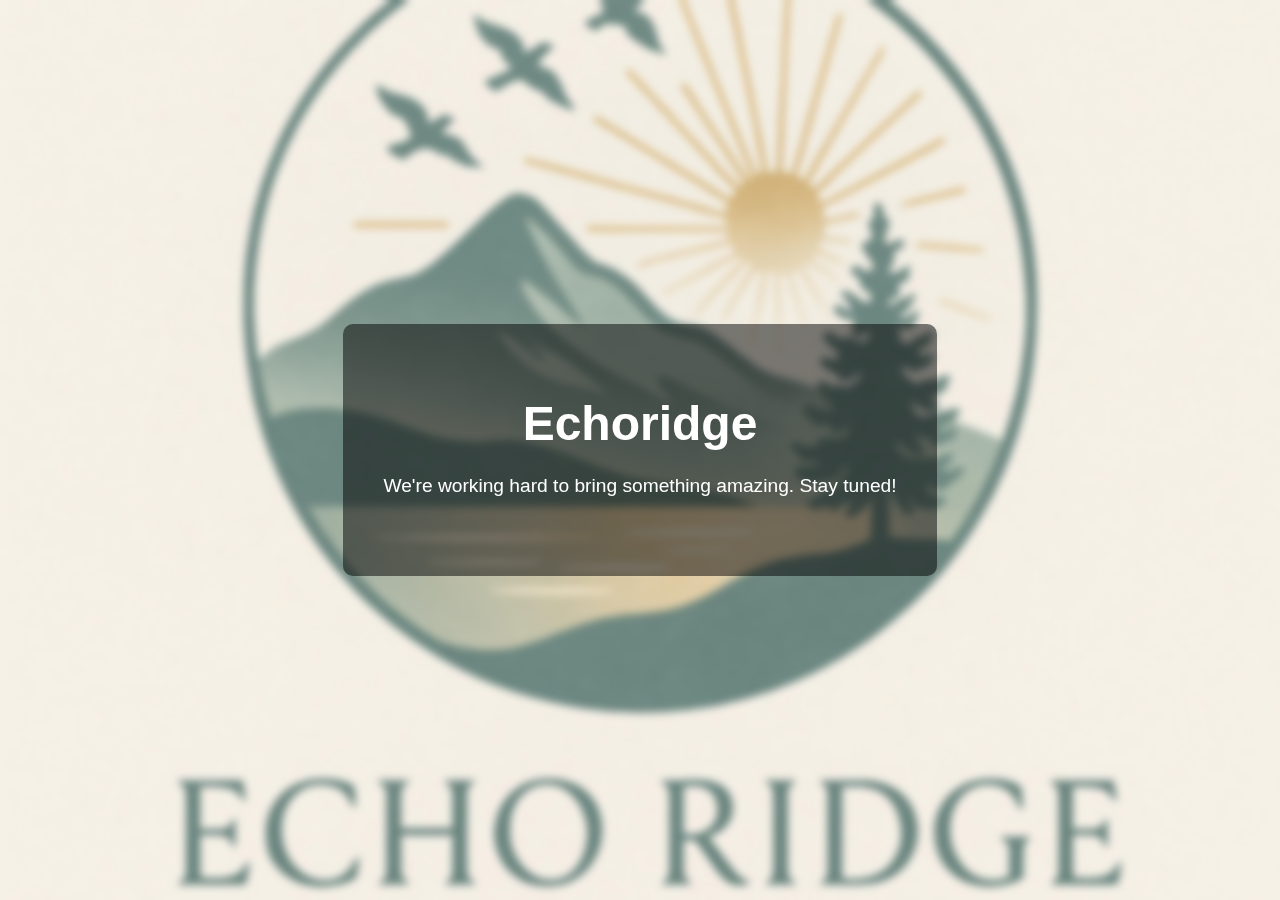
<file: index.html>
<!DOCTYPE html>
<html lang="en">
<head>
  <meta charset="UTF-8" />
  <meta name="viewport" content="width=device-width, initial-scale=1.0" />
  <title>Echoridge - Coming Soon</title>
  <style>
    body {
      margin: 0;
      padding: 0;
      font-family: 'Segoe UI', Tahoma, Geneva, Verdana, sans-serif;
      background: url('unnamed.jpg') no-repeat center center fixed;
      background-size: cover;
      color: #fff;
      display: flex;
      align-items: center;
      justify-content: center;
      height: 100vh;
      text-align: center;
      backdrop-filter: blur(4px);
    }

    .container {
      background-color: rgba(0, 0, 0, 0.5);
      padding: 40px;
      border-radius: 10px;
      max-width: 600px;
    }

    h1 {
      font-size: 3em;
      margin-bottom: 0.5em;
    }

    p {
      font-size: 1.2em;
      margin-bottom: 2em;
    }

    .email-form input[type="email"] {
      padding: 10px;
      border: none;
      border-radius: 4px;
      width: 70%;
      margin-right: 10px;
    }

    .email-form input[type="submit"] {
      padding: 10px 20px;
      border: none;
      border-radius: 4px;
      background-color: #00bcd4;
      color: #fff;
      cursor: pointer;
    }

    .email-form input[type="submit"]:hover {
      background-color: #0097a7;
    }
  </style>
</head>
<body>
  <div class="container">
    <h1>Echoridge</h1>
    <p>We're working hard to bring something amazing. Stay tuned!</p>
  </div>
</body>
</html>
</file>
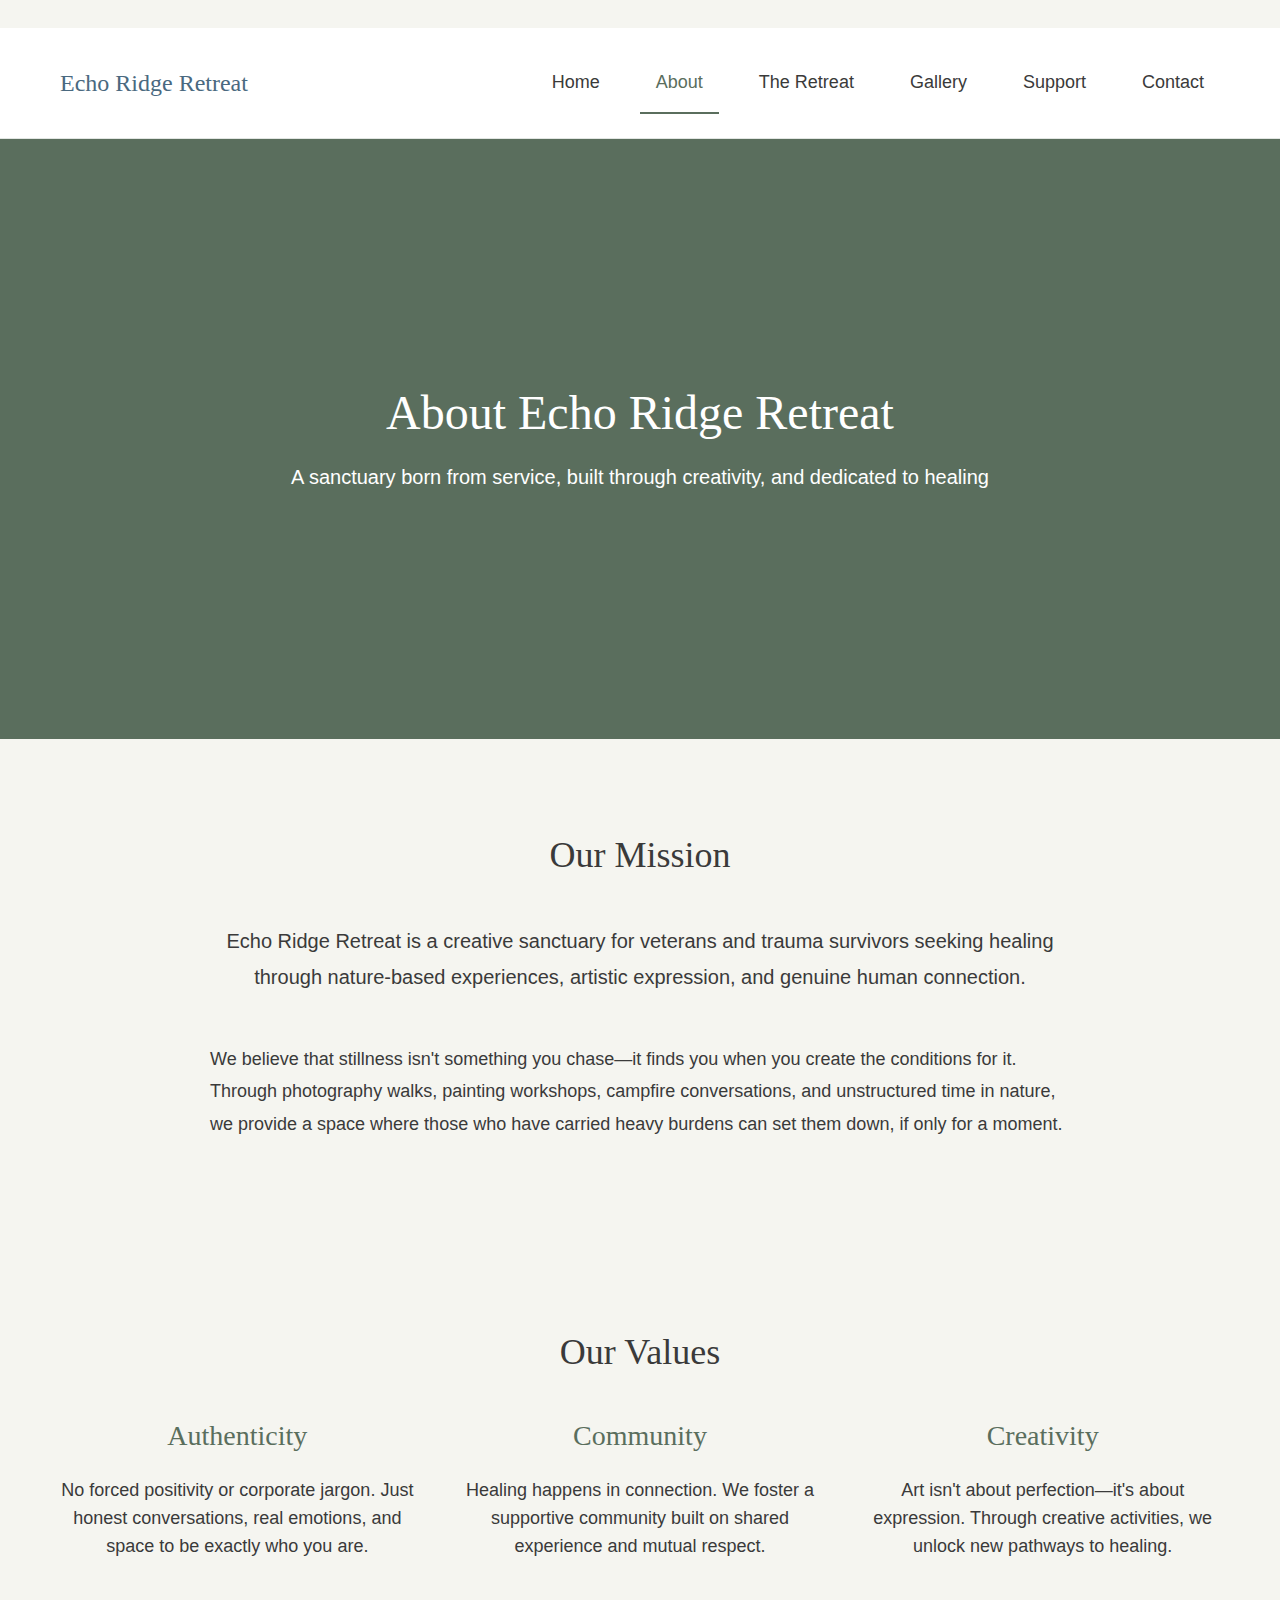
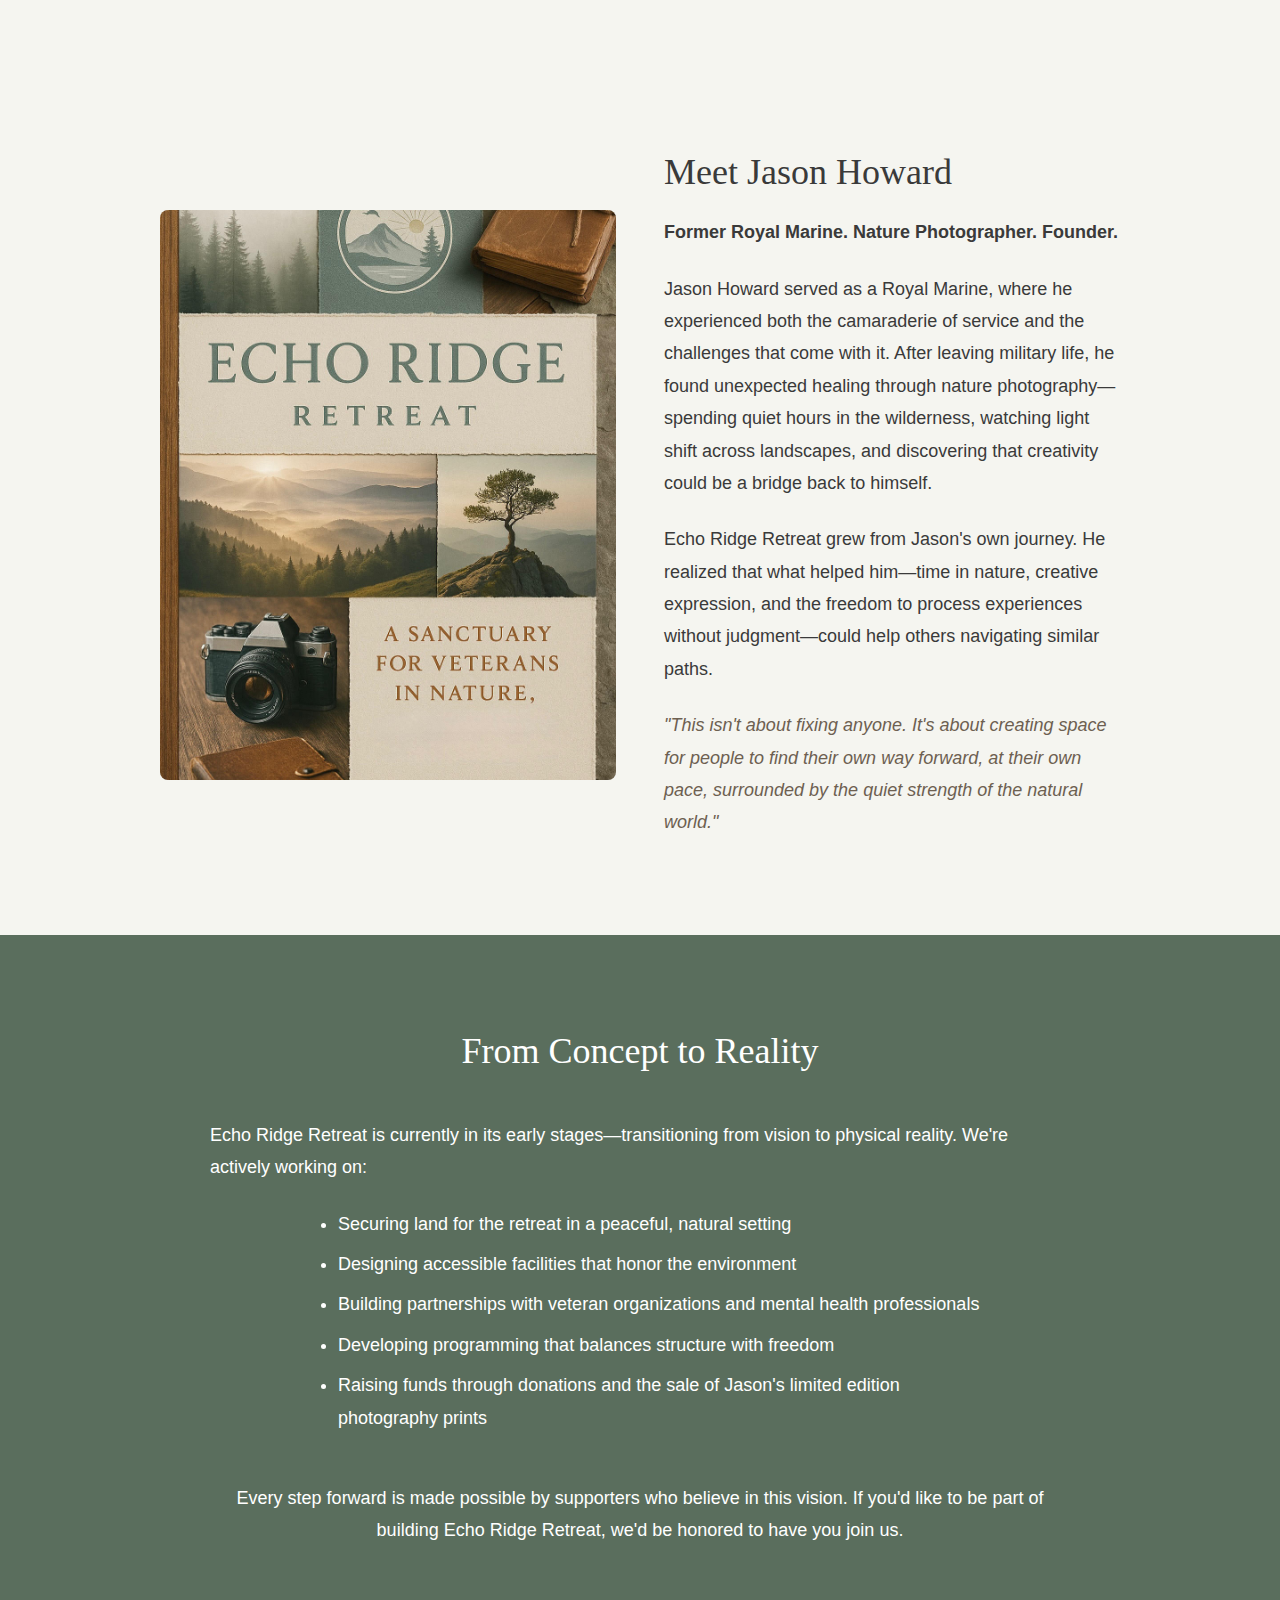
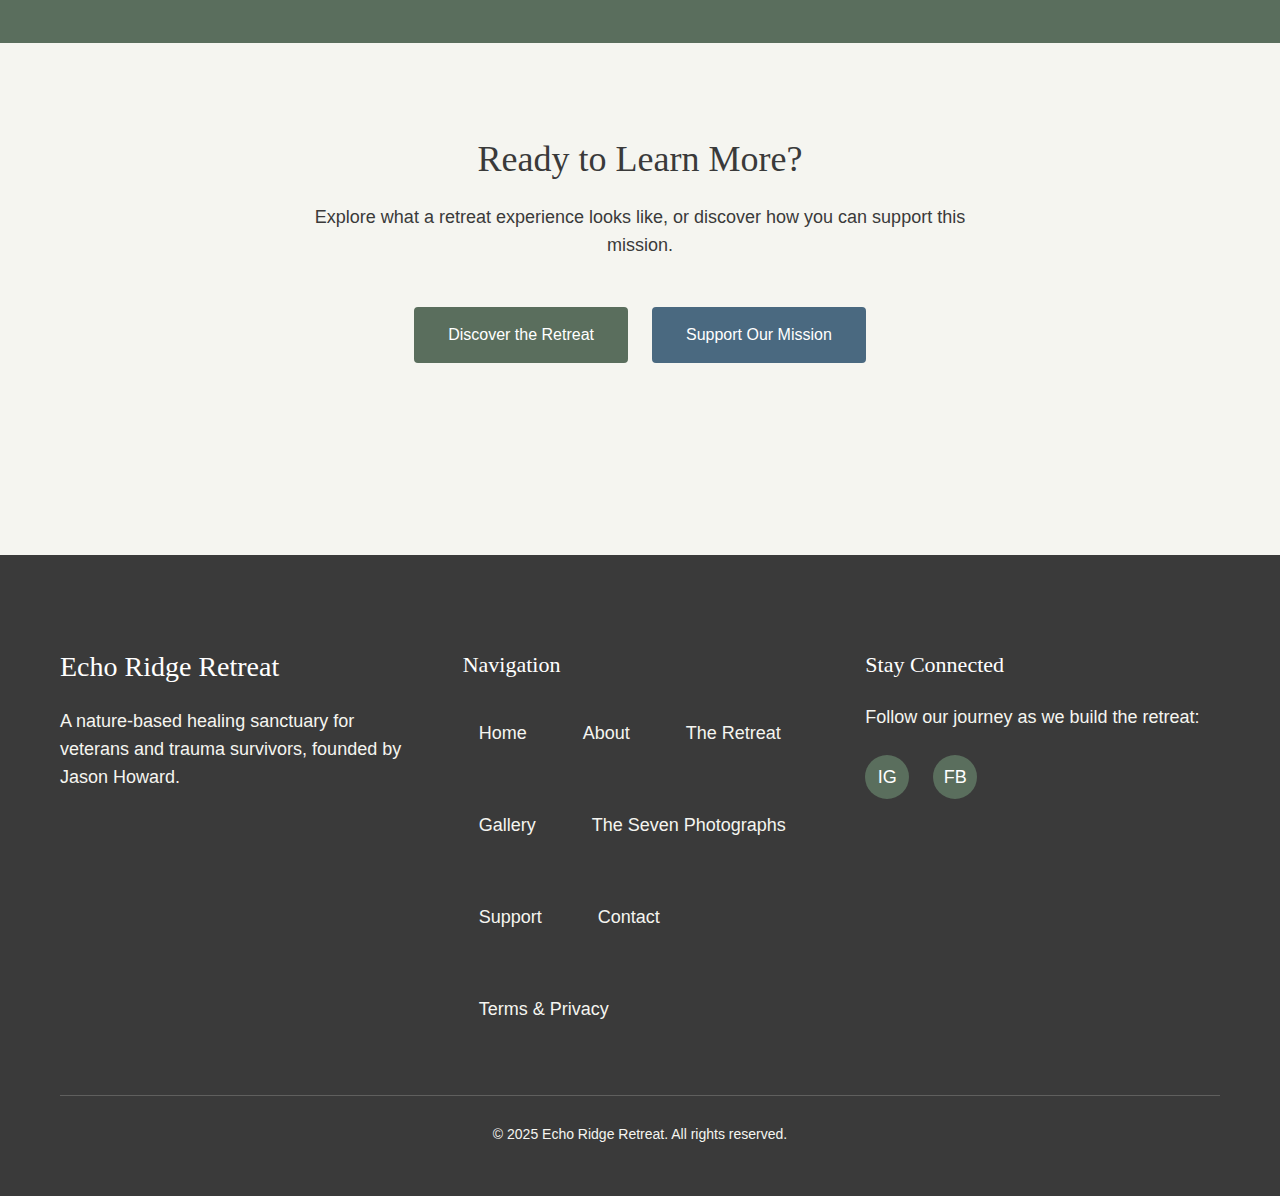
<file: about.html>
<!DOCTYPE html>
<html lang="en">
<head>
  <meta charset="UTF-8">
  <meta name="viewport" content="width=device-width, initial-scale=1.0">
  <meta name="description" content="Learn about Echo Ridge Retreat's mission to provide nature-based healing for veterans and trauma survivors. Founded by Jason Howard, former Royal Marine and nature photographer.">
  <title>About Echo Ridge Retreat - Our Mission and Story</title>

  <!-- Stylesheets -->
  <link rel="stylesheet" href="/css/main.css">
  <link rel="stylesheet" href="/css/layout.css">
  <link rel="stylesheet" href="/css/components.css">
  <link rel="stylesheet" href="/css/accessibility.css">

  <!-- Open Graph meta tags -->
  <meta property="og:title" content="About Echo Ridge Retreat">
  <meta property="og:description" content="Learn about our mission to provide nature-based healing for veterans and trauma survivors">
  <meta property="og:image" content="https://www.echoridgeretreat.com/images/optimized/gallery-1-1920.jpg">
  <meta property="og:url" content="https://www.echoridgeretreat.com/about.html">
  <meta property="og:type" content="website">

  <!-- Canonical URL -->
  <link rel="canonical" href="https://www.echoridgeretreat.com/about.html">

  <!-- Schema.org JSON-LD -->
  <script type="application/ld+json">
  {
    "@context": "https://schema.org",
    "@type": "NGO",
    "name": "Echo Ridge Retreat",
    "description": "A nature-based healing sanctuary for veterans and trauma survivors",
    "url": "https://www.echoridgeretreat.com",
    "sameAs": [
      "https://instagram.com/echoridgeretreat",
      "https://facebook.com/EchoRidgeRetreat"
    ],
    "founder": {
      "@type": "Person",
      "name": "Jason Howard",
      "jobTitle": "Founder & Photographer",
      "description": "Former Royal Marine and nature photographer"
    }
  }
  </script>
</head>
<body>
  <!-- Skip to main content link -->
  <a href="#main-content" class="skip-link">Skip to main content</a>

  <!-- Header with navigation -->
  <header class="site-header" role="banner">
    <div class="container">
      <div class="flex justify-between align-center" style="padding: var(--spacing-md) 0;">
        <div class="site-logo">
          <a href="/index.html" aria-label="Echo Ridge Retreat - Home">
            <h1 style="font-size: 24px; margin: 0;">Echo Ridge Retreat</h1>
          </a>
        </div>

        <button class="menu-toggle show-mobile"
                aria-label="Toggle navigation menu"
                aria-expanded="false"
                aria-controls="primary-navigation"
                id="menu-toggle">
          <svg width="24" height="24" viewBox="0 0 24 24" fill="none" stroke="currentColor" stroke-width="2" aria-hidden="true">
            <line x1="3" y1="12" x2="21" y2="12"></line>
            <line x1="3" y1="6" x2="21" y2="6"></line>
            <line x1="3" y1="18" x2="21" y2="18"></line>
          </svg>
        </button>

        <nav aria-label="Main navigation" id="primary-navigation" class="hide-mobile">
          <ul class="nav-list">
            <li class="nav-item"><a href="/index.html" class="nav-link">Home</a></li>
            <li class="nav-item"><a href="/about.html" class="nav-link" aria-current="page">About</a></li>
            <li class="nav-item"><a href="/retreat.html" class="nav-link">The Retreat</a></li>
            <li class="nav-item"><a href="/gallery.html" class="nav-link">Gallery</a></li>
            <li class="nav-item"><a href="/support.html" class="nav-link">Support</a></li>
            <li class="nav-item"><a href="/contact.html" class="nav-link">Contact</a></li>
          </ul>
        </nav>
      </div>
    </div>
  </header>

  <!-- Main content -->
  <main id="main-content">
    <!-- Page Hero -->
    <section class="hero bg-sage text-light">
      <div class="hero-content">
        <h1>About Echo Ridge Retreat</h1>
        <p style="font-size: 20px; max-width: 700px; margin: 0 auto;">
          A sanctuary born from service, built through creativity, and dedicated to healing
        </p>
      </div>
    </section>

    <!-- Mission Section -->
    <section class="section-lg">
      <div class="container" style="max-width: 900px;">
        <h2 class="text-center mb-lg">Our Mission</h2>
        <p style="font-size: 20px; line-height: 1.8; text-align: center; margin-bottom: var(--spacing-lg);">
          Echo Ridge Retreat is a creative sanctuary for veterans and trauma survivors seeking healing through nature-based experiences, artistic expression, and genuine human connection.
        </p>
        <p style="font-size: 18px; line-height: 1.8;">
          We believe that stillness isn't something you chase—it finds you when you create the conditions for it. Through photography walks, painting workshops, campfire conversations, and unstructured time in nature, we provide a space where those who have carried heavy burdens can set them down, if only for a moment.
        </p>
      </div>
    </section>

    <!-- Vision and Values -->
    <section class="section-lg bg-cream">
      <div class="container">
        <h2 class="text-center mb-lg">Our Values</h2>
        <div class="grid grid-3 gap-lg">
          <div class="text-center">
            <h3 style="color: var(--color-sage-green); margin-bottom: var(--spacing-md);">Authenticity</h3>
            <p>
              No forced positivity or corporate jargon. Just honest conversations, real emotions, and space to be exactly who you are.
            </p>
          </div>
          <div class="text-center">
            <h3 style="color: var(--color-sage-green); margin-bottom: var(--spacing-md);">Community</h3>
            <p>
              Healing happens in connection. We foster a supportive community built on shared experience and mutual respect.
            </p>
          </div>
          <div class="text-center">
            <h3 style="color: var(--color-sage-green); margin-bottom: var(--spacing-md);">Creativity</h3>
            <p>
              Art isn't about perfection—it's about expression. Through creative activities, we unlock new pathways to healing.
            </p>
          </div>
        </div>
      </div>
    </section>

    <!-- Jason Howard's Story -->
    <section class="section-lg">
      <div class="container" style="max-width: 1000px;">
        <div class="grid grid-2 gap-lg align-center">
          <div>
            <picture>
              <source
                srcset="/images/optimized/gallery-2-600.avif 600w,
                        /images/optimized/gallery-2-1024.avif 1024w"
                type="image/avif">
              <source
                srcset="/images/optimized/gallery-2-600.webp 600w,
                        /images/optimized/gallery-2-1024.webp 1024w"
                type="image/webp">
              <img
                src="/images/optimized/gallery-2-600.jpg"
                srcset="/images/optimized/gallery-2-600.jpg 600w,
                        /images/optimized/gallery-2-1024.jpg 1024w"
                sizes="(max-width: 767px) 100vw, 50vw"
                alt="Jason Howard, founder of Echo Ridge Retreat, former Royal Marine and nature photographer"
                style="border-radius: var(--radius-md);"
                loading="lazy">
            </picture>
          </div>
          <div>
            <h2 class="mb-md">Meet Jason Howard</h2>
            <p class="mb-md" style="font-size: 18px; line-height: 1.8;">
              <strong>Former Royal Marine. Nature Photographer. Founder.</strong>
            </p>
            <p class="mb-md" style="line-height: 1.8;">
              Jason Howard served as a Royal Marine, where he experienced both the camaraderie of service and the challenges that come with it. After leaving military life, he found unexpected healing through nature photography—spending quiet hours in the wilderness, watching light shift across landscapes, and discovering that creativity could be a bridge back to himself.
            </p>
            <p class="mb-md" style="line-height: 1.8;">
              Echo Ridge Retreat grew from Jason's own journey. He realized that what helped him—time in nature, creative expression, and the freedom to process experiences without judgment—could help others navigating similar paths.
            </p>
            <p style="line-height: 1.8; font-style: italic; color: var(--color-warm-neutral);">
              "This isn't about fixing anyone. It's about creating space for people to find their own way forward, at their own pace, surrounded by the quiet strength of the natural world."
            </p>
          </div>
        </div>
      </div>
    </section>

    <!-- From Concept to Reality -->
    <section class="section-lg bg-sage text-light">
      <div class="container" style="max-width: 900px;">
        <h2 class="text-center mb-lg">From Concept to Reality</h2>
        <p class="mb-md" style="font-size: 18px; line-height: 1.8;">
          Echo Ridge Retreat is currently in its early stages—transitioning from vision to physical reality. We're actively working on:
        </p>
        <ul style="font-size: 18px; line-height: 1.8; max-width: 700px; margin: 0 auto var(--spacing-lg);">
          <li>Securing land for the retreat in a peaceful, natural setting</li>
          <li>Designing accessible facilities that honor the environment</li>
          <li>Building partnerships with veteran organizations and mental health professionals</li>
          <li>Developing programming that balances structure with freedom</li>
          <li>Raising funds through donations and the sale of Jason's limited edition photography prints</li>
        </ul>
        <p style="font-size: 18px; line-height: 1.8; text-align: center;">
          Every step forward is made possible by supporters who believe in this vision. If you'd like to be part of building Echo Ridge Retreat, we'd be honored to have you join us.
        </p>
      </div>
    </section>

    <!-- CTA Section -->
    <section class="section-lg">
      <div class="container text-center">
        <h2 class="mb-md">Ready to Learn More?</h2>
        <p class="mb-lg" style="font-size: 18px; max-width: 700px; margin: 0 auto var(--spacing-lg);">
          Explore what a retreat experience looks like, or discover how you can support this mission.
        </p>
        <div class="flex justify-center gap-md" style="flex-wrap: wrap;">
          <a href="/retreat.html" class="button button-primary" data-track="cta_click">
            Discover the Retreat
          </a>
          <a href="/support.html" class="button button-secondary" data-track="cta_click">
            Support Our Mission
          </a>
        </div>
      </div>
    </section>
  </main>

  <!-- Footer -->
  <footer class="site-footer" role="contentinfo">
    <div class="container">
      <div class="grid grid-3 gap-lg mb-lg">
        <div>
          <h3 style="color: var(--color-white); margin-bottom: var(--spacing-md);">Echo Ridge Retreat</h3>
          <p style="color: var(--color-soft-cream); margin-bottom: var(--spacing-md);">
            A nature-based healing sanctuary for veterans and trauma survivors, founded by Jason Howard.
          </p>
        </div>
        <div>
          <h4 style="color: var(--color-white); margin-bottom: var(--spacing-md);">Navigation</h4>
          <nav aria-label="Footer navigation">
            <ul class="footer-nav">
              <li><a href="/index.html" class="nav-link">Home</a></li>
              <li><a href="/about.html" class="nav-link">About</a></li>
              <li><a href="/retreat.html" class="nav-link">The Retreat</a></li>
              <li><a href="/gallery.html" class="nav-link">Gallery</a></li>
              <li><a href="/photographs.html" class="nav-link">The Seven Photographs</a></li>
              <li><a href="/support.html" class="nav-link">Support</a></li>
              <li><a href="/contact.html" class="nav-link">Contact</a></li>
              <li><a href="/terms.html" class="nav-link">Terms & Privacy</a></li>
            </ul>
          </nav>
        </div>
        <div>
          <h4 style="color: var(--color-white); margin-bottom: var(--spacing-md);">Stay Connected</h4>
          <p style="color: var(--color-soft-cream); margin-bottom: var(--spacing-md);">
            Follow our journey as we build the retreat:
          </p>
          <div class="social-links">
            <a href="https://instagram.com/echoridgeretreat"
               class="social-link"
               target="_blank"
               rel="noopener noreferrer"
               aria-label="Follow us on Instagram"
               data-track="social_click"
               data-platform="instagram">
              <span aria-hidden="true">IG</span>
            </a>
            <a href="https://facebook.com/EchoRidgeRetreat"
               class="social-link"
               target="_blank"
               rel="noopener noreferrer"
               aria-label="Follow us on Facebook"
               data-track="social_click"
               data-platform="facebook">
              <span aria-hidden="true">FB</span>
            </a>
          </div>
        </div>
      </div>
      <div class="text-center" style="padding-top: var(--spacing-md); border-top: 1px solid rgba(245, 245, 240, 0.2);">
        <p style="color: var(--color-soft-cream); font-size: var(--font-size-small);">
          &copy; 2025 Echo Ridge Retreat. All rights reserved.
        </p>
      </div>
    </div>
  </footer>

  <!-- Scripts -->
  <script src="/js/main.js" defer></script>
  <script src="/js/analytics.js" defer></script>
</body>
</html>
</file>
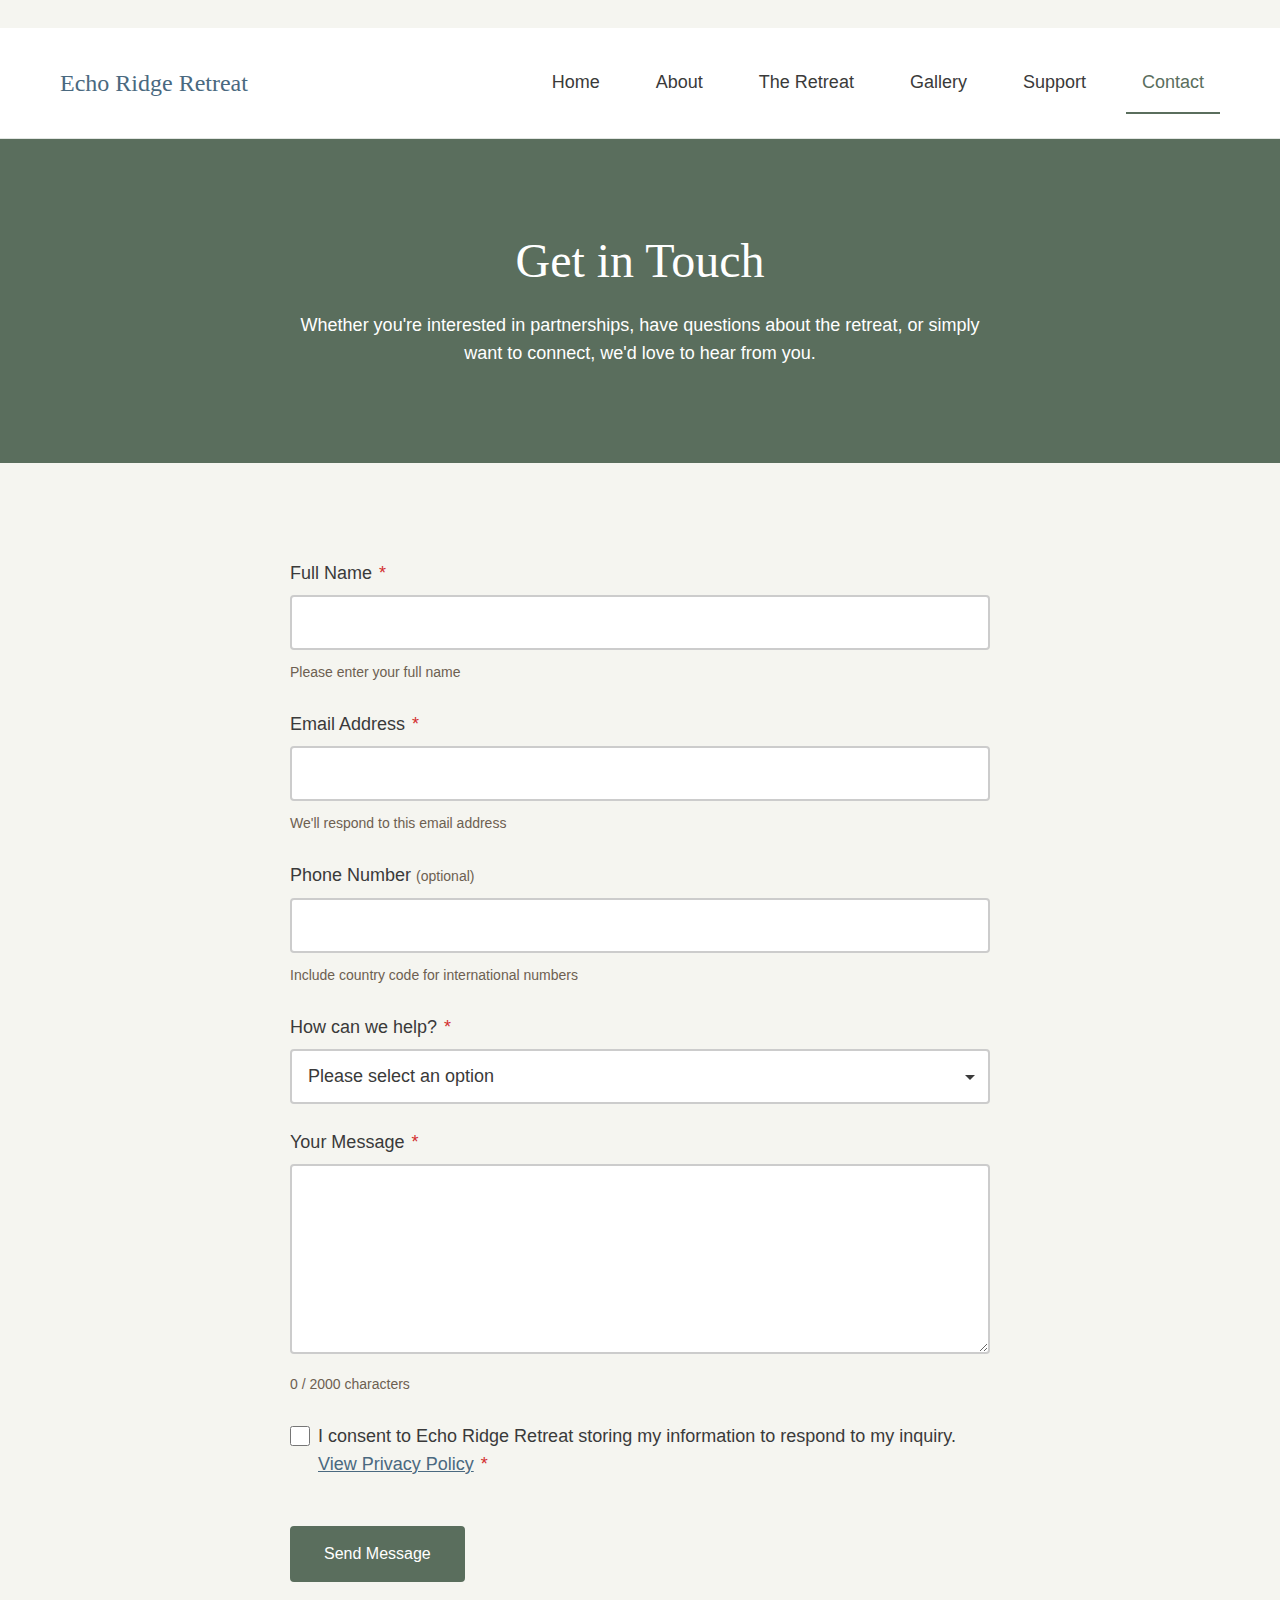
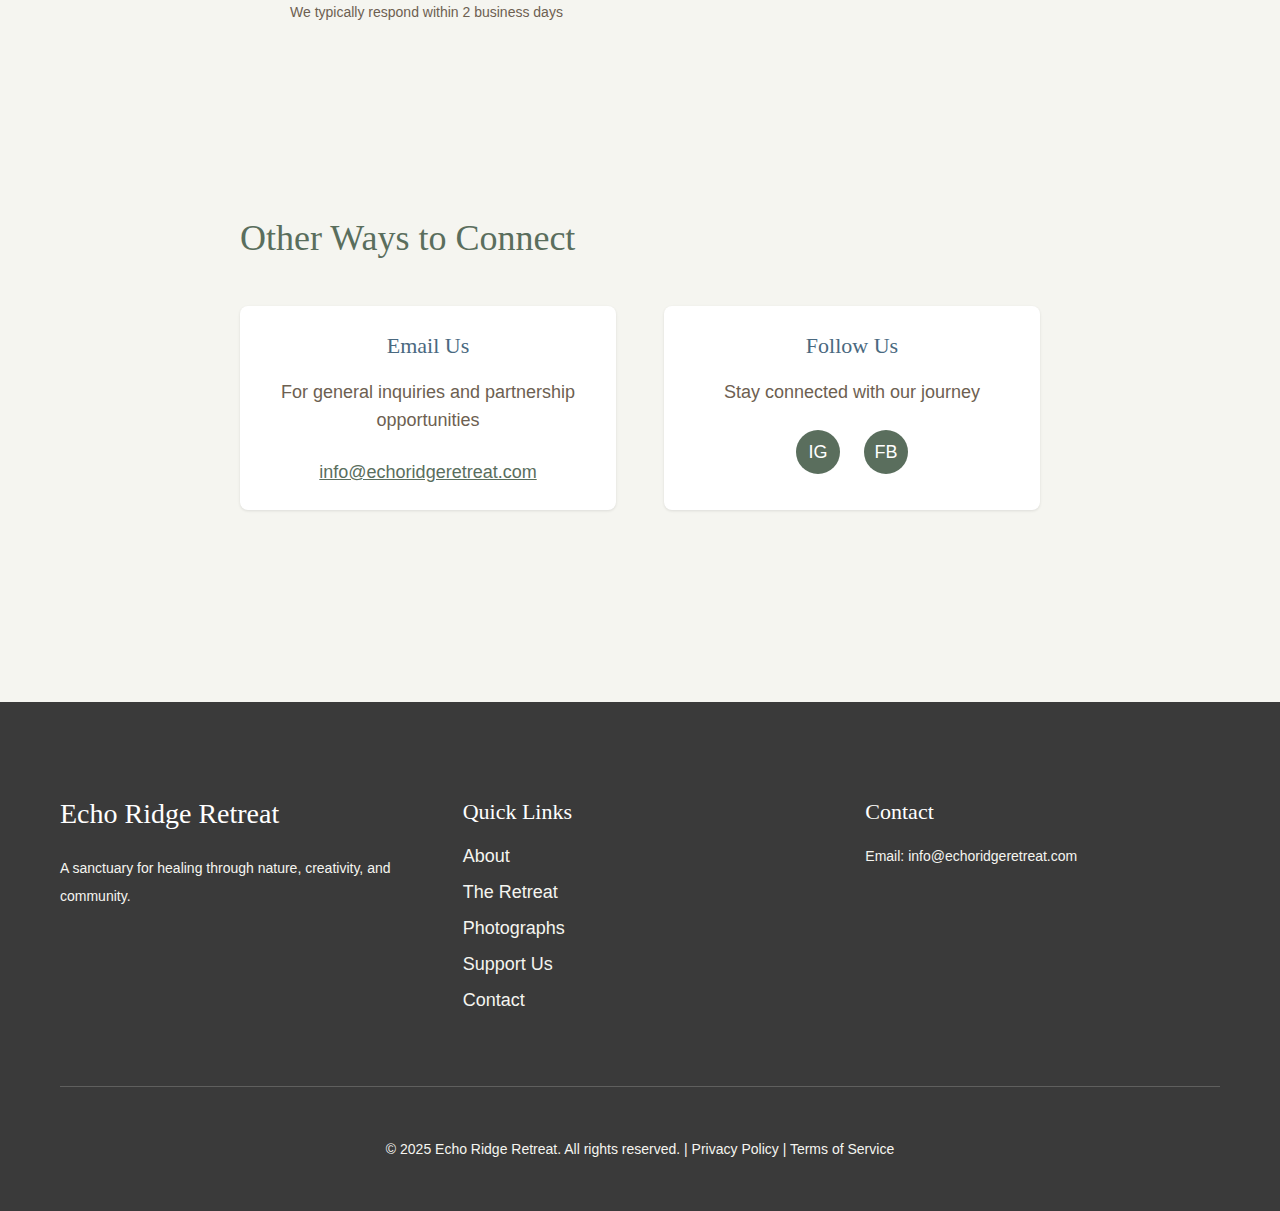
<file: contact.html>
<!DOCTYPE html>
<html lang="en">
<head>
  <meta charset="UTF-8">
  <meta name="viewport" content="width=device-width, initial-scale=1.0">
  <meta name="description" content="Get in touch with Echo Ridge Retreat. Contact us for general inquiries, partnership opportunities, questions about donations, or information about the retreat.">
  <meta name="keywords" content="echo ridge retreat, contact, get in touch, partnership, inquiry, veterans support">

  <!-- Open Graph Tags -->
  <meta property="og:title" content="Contact Echo Ridge Retreat">
  <meta property="og:description" content="Get in touch with us. We typically respond within 2 business days.">
  <meta property="og:type" content="website">
  <meta property="og:url" content="https://www.echoridgeretreat.com/contact.html">

  <title>Contact Us | Echo Ridge Retreat</title>

  <!-- CSS -->
  <link rel="stylesheet" href="/css/main.css">
  <link rel="stylesheet" href="/css/layout.css">
  <link rel="stylesheet" href="/css/components.css">
  <link rel="stylesheet" href="/css/accessibility.css">

  <!-- Schema.org Structured Data -->
  <script type="application/ld+json">
  {
    "@context": "https://schema.org",
    "@type": "NGO",
    "name": "Echo Ridge Retreat",
    "description": "A nature-based healing sanctuary for veterans and trauma survivors",
    "url": "https://www.echoridgeretreat.com",
    "logo": "https://www.echoridgeretreat.com/assets/logo.svg",
    "sameAs": [
      "https://instagram.com/echoridgeretreat",
      "https://facebook.com/EchoRidgeRetreat"
    ],
    "founder": {
      "@type": "Person",
      "name": "Jason Howard",
      "jobTitle": "Founder & Photographer",
      "description": "Former Royal Marine and nature photographer"
    },
    "contactPoint": {
      "@type": "ContactPoint",
      "contactType": "General Inquiries",
      "email": "info@echoridgeretreat.com"
    }
  }
  </script>
</head>
<body>
  <!-- Skip Link for Accessibility -->
  <a href="#main-content" class="skip-link">Skip to main content</a>

  <!-- Site Header -->
  <header class="site-header" role="banner">
    <div class="container">
      <div class="flex justify-between align-center" style="padding: var(--spacing-md) 0;">
        <!-- Logo -->
        <div class="site-logo">
          <a href="/index.html" aria-label="Echo Ridge Retreat - Home">
            <h1 style="font-size: 24px; margin: 0;">Echo Ridge Retreat</h1>
          </a>
        </div>

        <!-- Mobile menu toggle -->
        <button class="menu-toggle show-mobile"
                aria-label="Toggle navigation menu"
                aria-expanded="false"
                aria-controls="primary-navigation"
                id="menu-toggle">
          <svg width="24" height="24" viewBox="0 0 24 24" fill="none" stroke="currentColor" stroke-width="2" aria-hidden="true">
            <line x1="3" y1="12" x2="21" y2="12"></line>
            <line x1="3" y1="6" x2="21" y2="6"></line>
            <line x1="3" y1="18" x2="21" y2="18"></line>
          </svg>
        </button>

        <!-- Primary Navigation -->
        <nav aria-label="Main navigation" id="primary-navigation" class="hide-mobile">
          <ul class="nav-list">
            <li class="nav-item">
              <a href="/index.html" class="nav-link">Home</a>
            </li>
            <li class="nav-item">
              <a href="/about.html" class="nav-link">About</a>
            </li>
            <li class="nav-item">
              <a href="/retreat.html" class="nav-link">The Retreat</a>
            </li>
            <li class="nav-item">
              <a href="/gallery.html" class="nav-link">Gallery</a>
            </li>
            <li class="nav-item">
              <a href="/support.html" class="nav-link">Support</a>
            </li>
            <li class="nav-item">
              <a href="/contact.html" class="nav-link" aria-current="page">Contact</a>
            </li>
          </ul>
        </nav>
      </div>
    </div>
  </header>

  <!-- Main Content -->
  <main id="main-content">

    <!-- Page Hero -->
    <section class="section-lg bg-sage text-light">
      <div class="container text-center">
        <h1 class="mb-md">Get in Touch</h1>
        <p class="text-large" style="max-width: 700px; margin: 0 auto;">
          Whether you're interested in partnerships, have questions about the retreat, or simply want to connect, we'd love to hear from you.
        </p>
      </div>
    </section>

    <!-- Contact Form Section -->
    <section class="section-lg">
      <div class="container">
        <div style="max-width: 700px; margin: 0 auto;">

          <form name="contact"
                method="POST"
                action="/thank-you-contact.html"
                data-netlify="true"
                netlify-honeypot="bot-field"
                class="contact-form">

            <!-- Honeypot for spam protection (hidden from users) -->
            <p class="hidden" aria-hidden="true">
              <label>Don't fill this out if you're human:
                <input name="bot-field" tabindex="-1" autocomplete="off" />
              </label>
            </p>

            <!-- Full Name -->
            <div class="form-group">
              <label for="name">
                Full Name <abbr class="required" title="required">*</abbr>
              </label>
              <input
                type="text"
                id="name"
                name="name"
                required
                minlength="2"
                maxlength="100"
                aria-required="true"
                aria-describedby="name-hint"
                autocomplete="name" />
              <span id="name-hint" class="hint">Please enter your full name</span>
            </div>

            <!-- Email Address -->
            <div class="form-group">
              <label for="email">
                Email Address <abbr class="required" title="required">*</abbr>
              </label>
              <input
                type="email"
                id="email"
                name="email"
                required
                maxlength="100"
                aria-required="true"
                aria-describedby="email-hint"
                autocomplete="email" />
              <span id="email-hint" class="hint">We'll respond to this email address</span>
            </div>

            <!-- Phone Number (Optional) -->
            <div class="form-group">
              <label for="phone">
                Phone Number <span class="optional">(optional)</span>
              </label>
              <input
                type="tel"
                id="phone"
                name="phone"
                pattern="[0-9+\s\-\(\)]{10,20}"
                maxlength="20"
                aria-describedby="phone-hint"
                autocomplete="tel" />
              <span id="phone-hint" class="hint">Include country code for international numbers</span>
            </div>

            <!-- Inquiry Type -->
            <div class="form-group">
              <label for="inquiry-type">
                How can we help? <abbr class="required" title="required">*</abbr>
              </label>
              <select
                id="inquiry-type"
                name="inquiry_type"
                required
                aria-required="true">
                <option value="">Please select an option</option>
                <option value="general">General Inquiry</option>
                <option value="partnership">Partnership Opportunity</option>
                <option value="donation">Question About Donations</option>
                <option value="retreat">About the Retreat</option>
                <option value="photography">Photography & Prints</option>
                <option value="media">Media Inquiry</option>
                <option value="volunteer">Volunteer Opportunity</option>
              </select>
            </div>

            <!-- Message -->
            <div class="form-group">
              <label for="message">
                Your Message <abbr class="required" title="required">*</abbr>
              </label>
              <textarea
                id="message"
                name="message"
                required
                minlength="20"
                maxlength="2000"
                rows="6"
                aria-required="true"
                aria-describedby="message-hint"></textarea>
              <span id="message-hint" class="hint">
                <span id="char-count">0</span> / 2000 characters
              </span>
            </div>

            <!-- Privacy Consent (GDPR Requirement) -->
            <div class="form-group form-group-checkbox">
              <input
                type="checkbox"
                id="consent"
                name="consent"
                value="yes"
                required
                aria-required="true"
                aria-describedby="consent-text" />
              <label for="consent" id="consent-text">
                I consent to Echo Ridge Retreat storing my information to respond to my inquiry.
                <a href="/terms.html#privacy-policy" target="_blank" rel="noopener noreferrer" style="text-decoration: underline;">View Privacy Policy</a>
                <abbr class="required" title="required">*</abbr>
              </label>
            </div>

            <!-- Submit Button -->
            <div class="form-actions">
              <button type="submit" class="button button-primary">
                Send Message
              </button>
              <p class="form-note">
                We typically respond within 2 business days
              </p>
            </div>

          </form>

        </div>
      </div>
    </section>

    <!-- Contact Information Section -->
    <section class="section-lg bg-cream">
      <div class="container">
        <div style="max-width: 800px; margin: 0 auto; text-center;">
          <h2 style="color: var(--color-sage-green); margin-bottom: var(--spacing-lg);">Other Ways to Connect</h2>

          <div class="grid grid-2 gap-lg">

            <!-- Email -->
            <div class="card">
              <div class="card-content text-center">
                <h3 class="card-title" style="color: var(--color-slate-blue);">Email Us</h3>
                <p class="card-description">
                  For general inquiries and partnership opportunities
                </p>
                <a href="mailto:info@echoridgeretreat.com"
                   style="color: var(--color-sage-green); font-weight: 500; text-decoration: underline;">
                  info@echoridgeretreat.com
                </a>
              </div>
            </div>

            <!-- Social Media -->
            <div class="card">
              <div class="card-content text-center">
                <h3 class="card-title" style="color: var(--color-slate-blue);">Follow Us</h3>
                <p class="card-description" style="margin-bottom: var(--spacing-md);">
                  Stay connected with our journey
                </p>
                <div class="social-links" style="justify-content: center;">
                  <a href="https://instagram.com/echoridgeretreat"
                     class="social-link"
                     target="_blank"
                     rel="noopener noreferrer"
                     aria-label="Follow us on Instagram"
                     data-track="social_click"
                     data-platform="instagram">
                    <span aria-hidden="true">IG</span>
                  </a>
                  <a href="https://facebook.com/EchoRidgeRetreat"
                     class="social-link"
                     target="_blank"
                     rel="noopener noreferrer"
                     aria-label="Follow us on Facebook"
                     data-track="social_click"
                     data-platform="facebook">
                    <span aria-hidden="true">FB</span>
                  </a>
                </div>
              </div>
            </div>

          </div>
        </div>
      </div>
    </section>

  </main>

  <!-- Site Footer -->
  <footer class="site-footer">
    <div class="container">
      <div class="grid grid-3 gap-lg mb-lg">
        <div>
          <h3 style="color: var(--color-white); margin-bottom: var(--spacing-md);">Echo Ridge Retreat</h3>
          <p style="color: var(--color-soft-cream); font-size: var(--font-size-small);">
            A sanctuary for healing through nature, creativity, and community.
          </p>
        </div>
        <div>
          <h4 style="color: var(--color-white); margin-bottom: var(--spacing-sm);">Quick Links</h4>
          <ul style="list-style: none; padding: 0;">
            <li style="margin-bottom: var(--spacing-xs);"><a href="/about.html" style="color: var(--color-soft-cream);">About</a></li>
            <li style="margin-bottom: var(--spacing-xs);"><a href="/retreat.html" style="color: var(--color-soft-cream);">The Retreat</a></li>
            <li style="margin-bottom: var(--spacing-xs);"><a href="/photographs.html" style="color: var(--color-soft-cream);">Photographs</a></li>
            <li style="margin-bottom: var(--spacing-xs);"><a href="/support.html" style="color: var(--color-soft-cream);">Support Us</a></li>
            <li style="margin-bottom: var(--spacing-xs);"><a href="/contact.html" style="color: var(--color-soft-cream);">Contact</a></li>
          </ul>
        </div>
        <div>
          <h4 style="color: var(--color-white); margin-bottom: var(--spacing-sm);">Contact</h4>
          <p style="color: var(--color-soft-cream); font-size: var(--font-size-small);">
            Email: <a href="mailto:info@echoridgeretreat.com" style="color: var(--color-soft-cream);">info@echoridgeretreat.com</a>
          </p>
        </div>
      </div>
      <hr style="border-color: rgba(245, 245, 240, 0.2); margin: var(--spacing-lg) 0;">
      <div class="text-center">
        <p style="color: var(--color-soft-cream); font-size: var(--font-size-small);">
          &copy; 2025 Echo Ridge Retreat. All rights reserved. | <a href="/privacy.html" style="color: var(--color-soft-cream);">Privacy Policy</a> | <a href="/terms.html" style="color: var(--color-soft-cream);">Terms of Service</a>
        </p>
      </div>
    </div>
  </footer>

  <!-- JavaScript -->
  <script src="/js/main.js" defer></script>
  <script src="/js/analytics.js" defer></script>
</body>
</html>
</file>
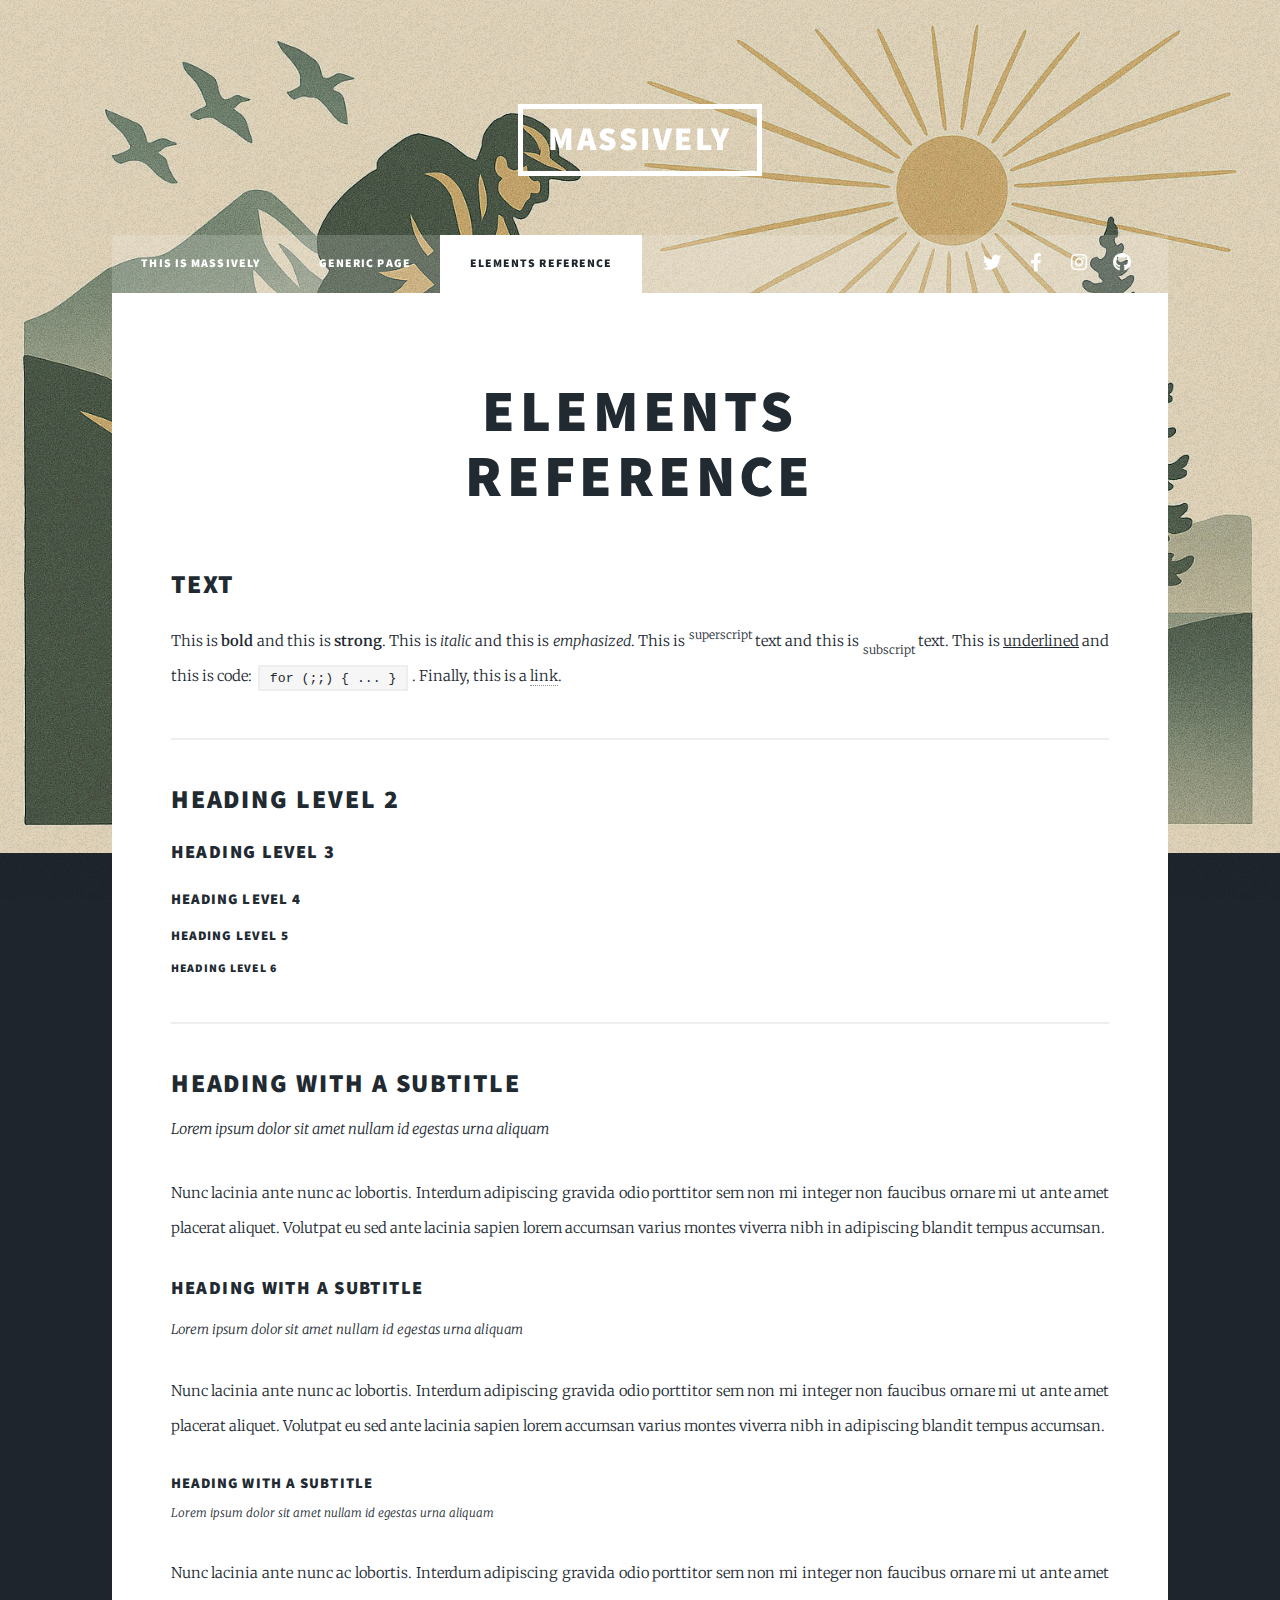
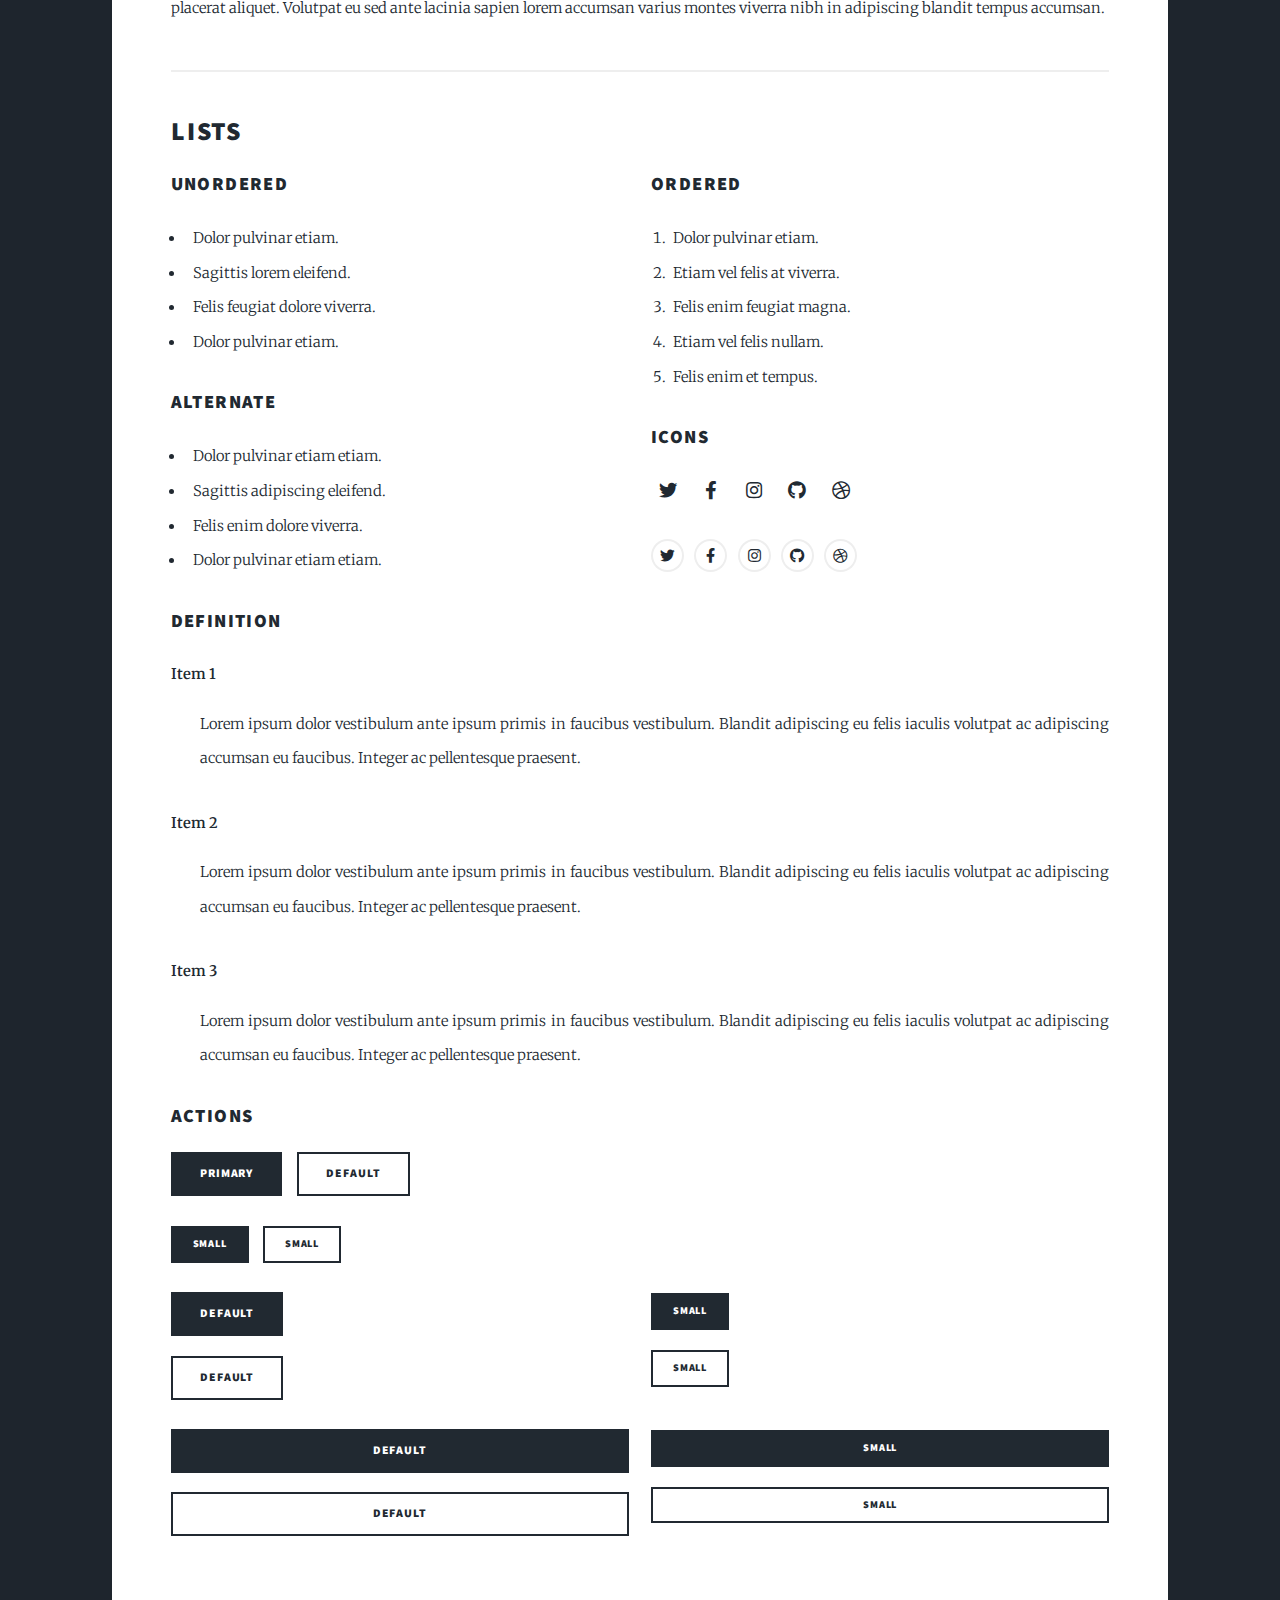
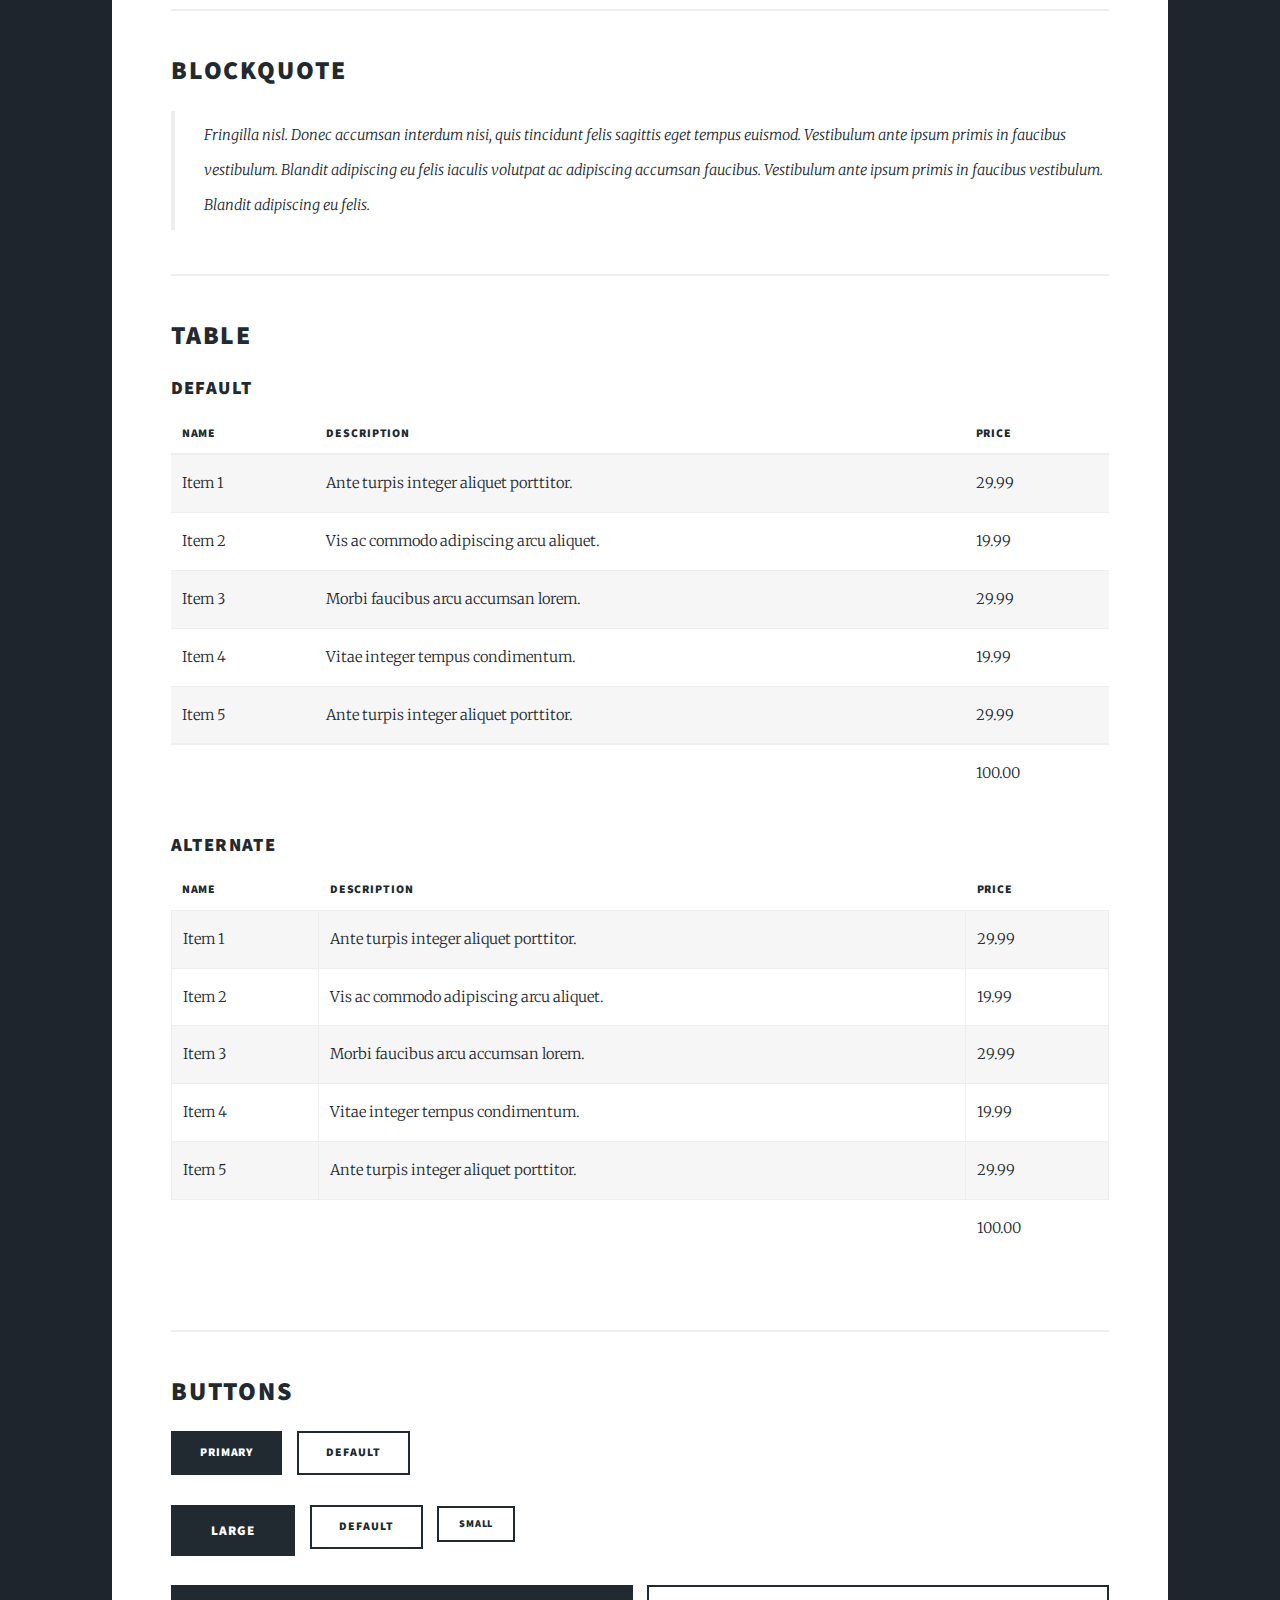
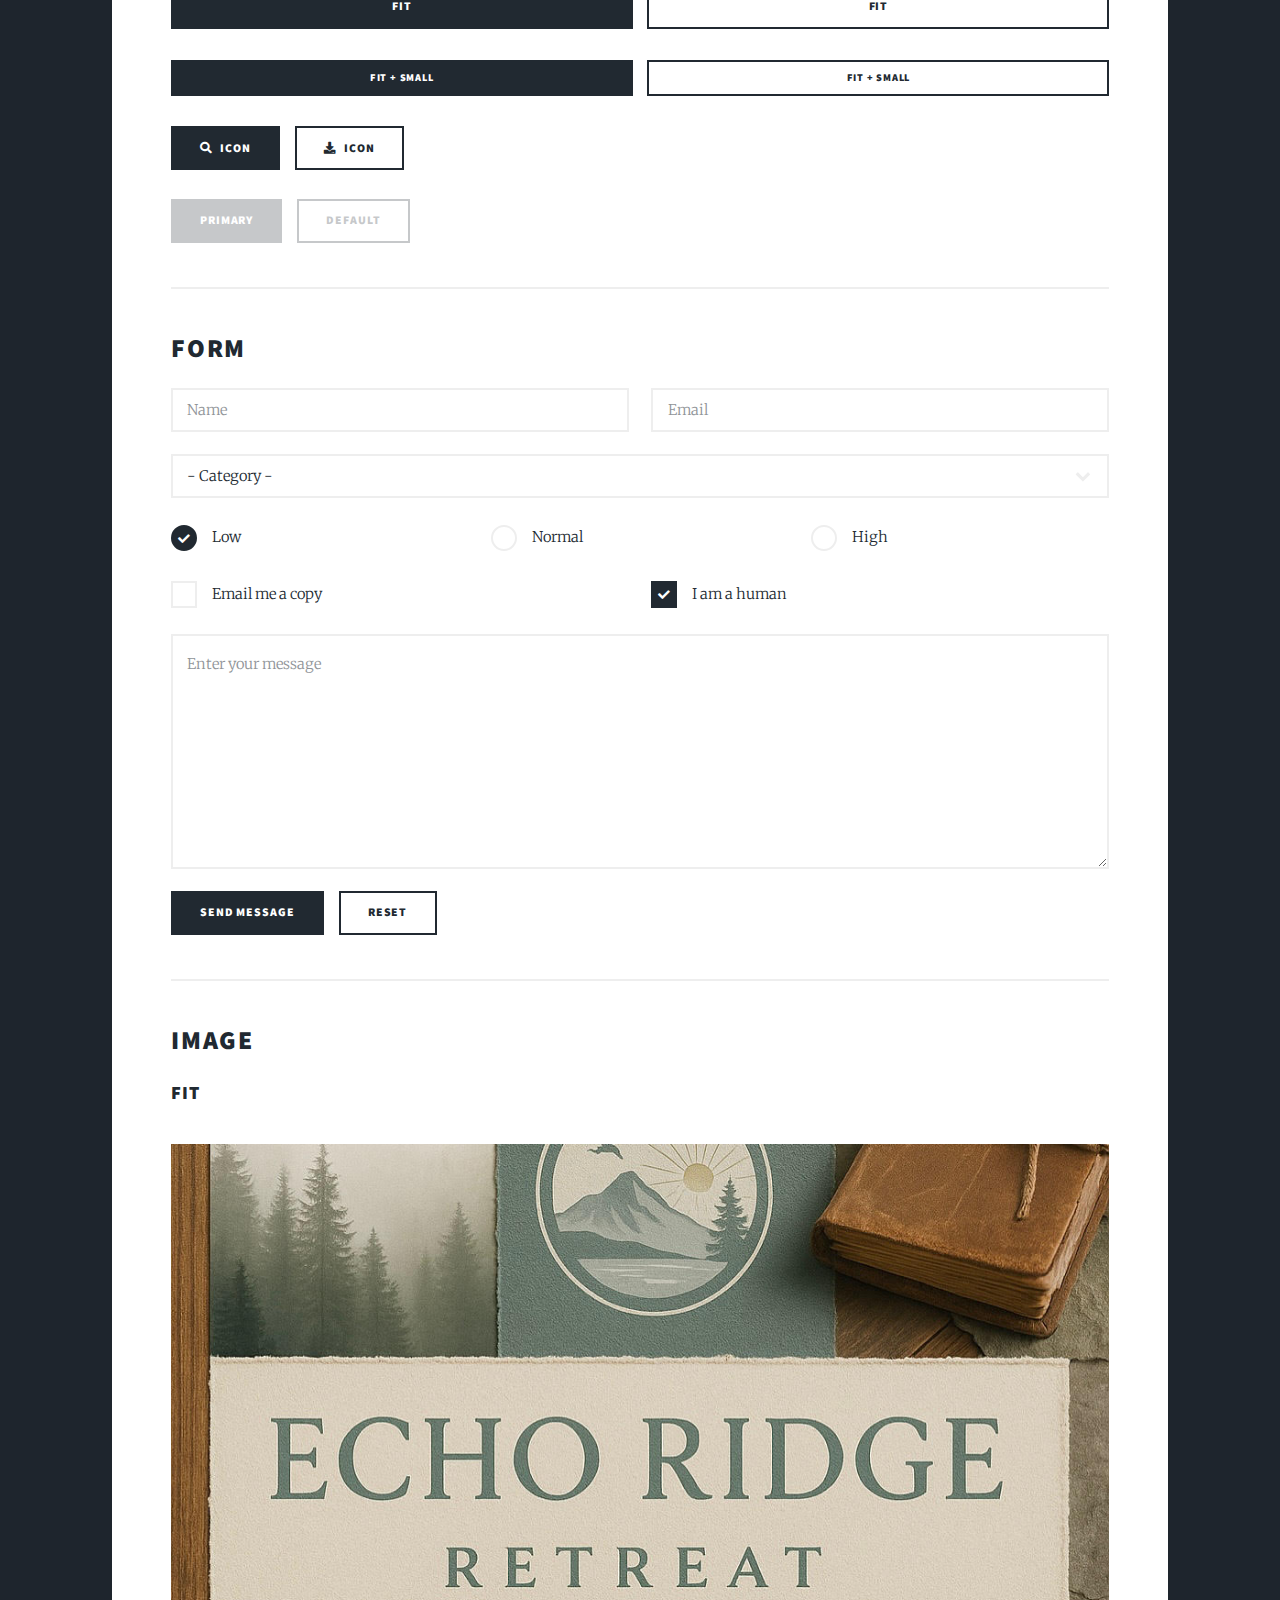
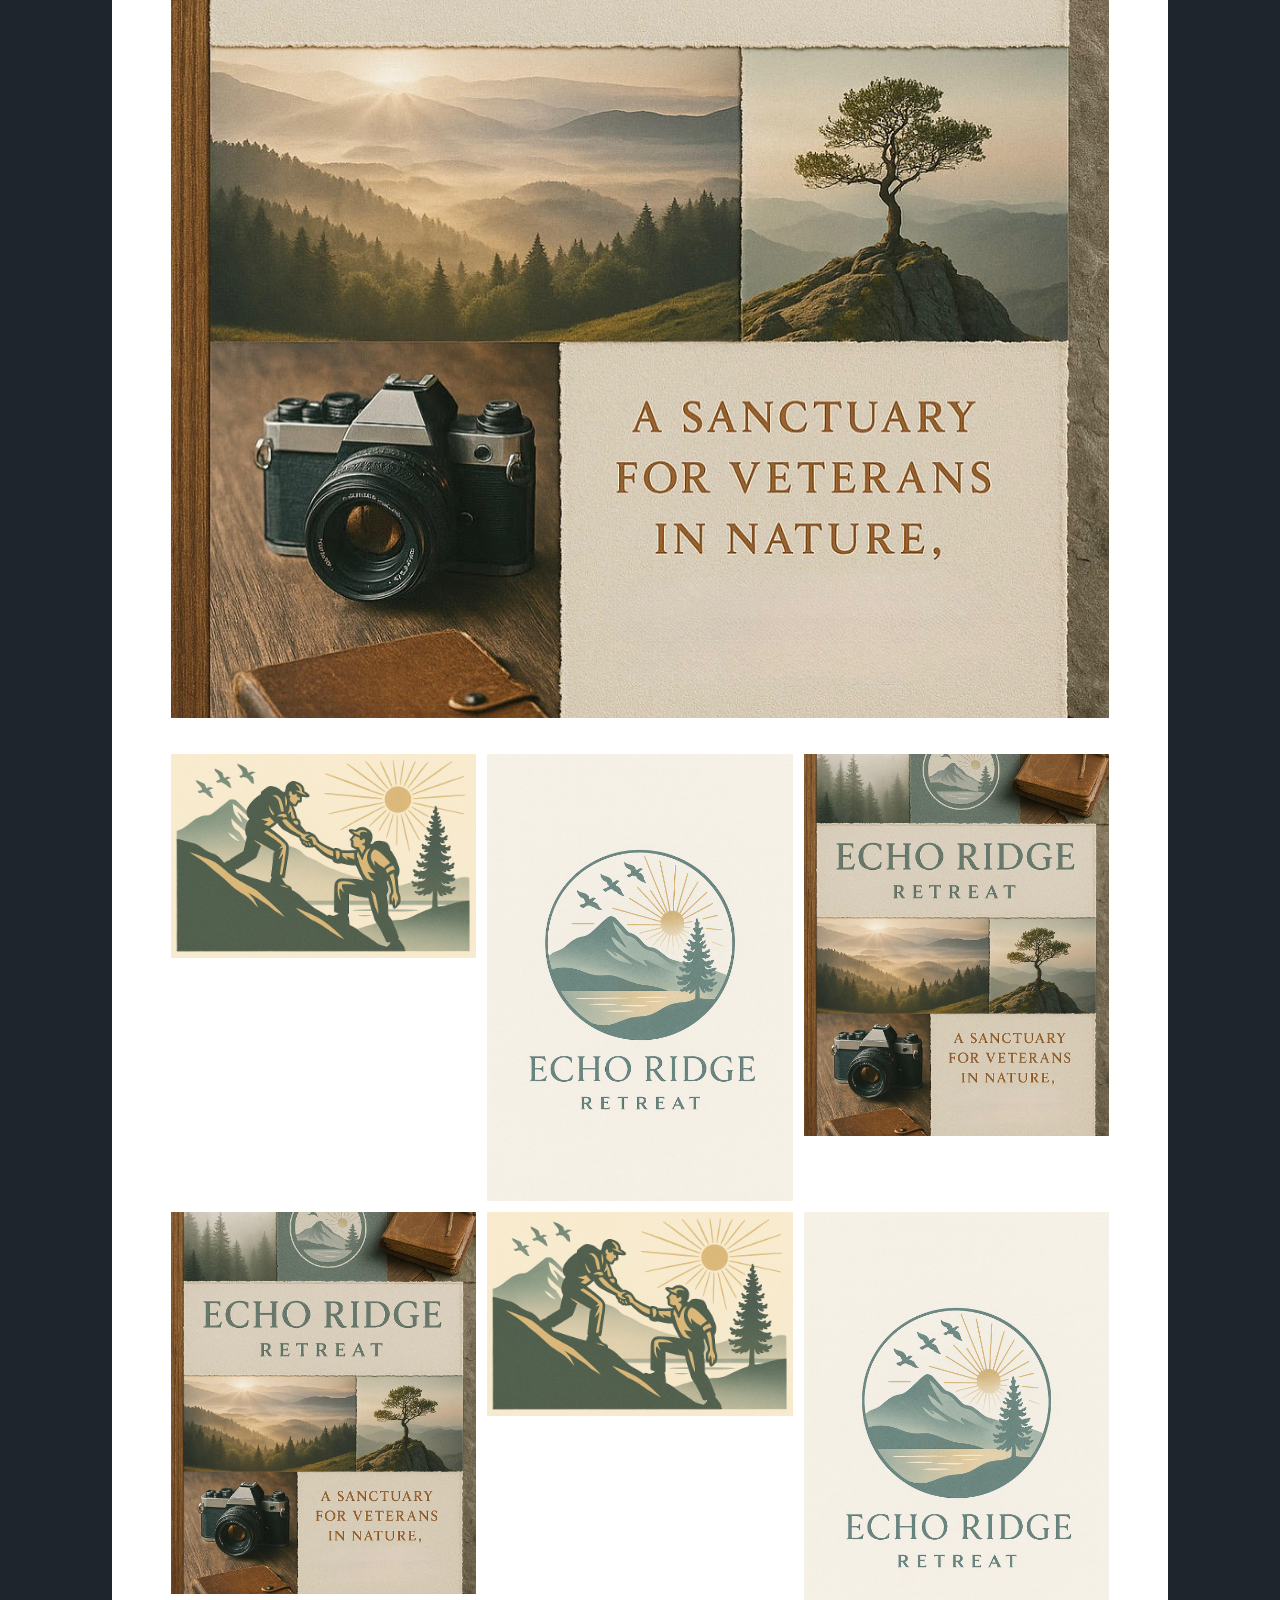
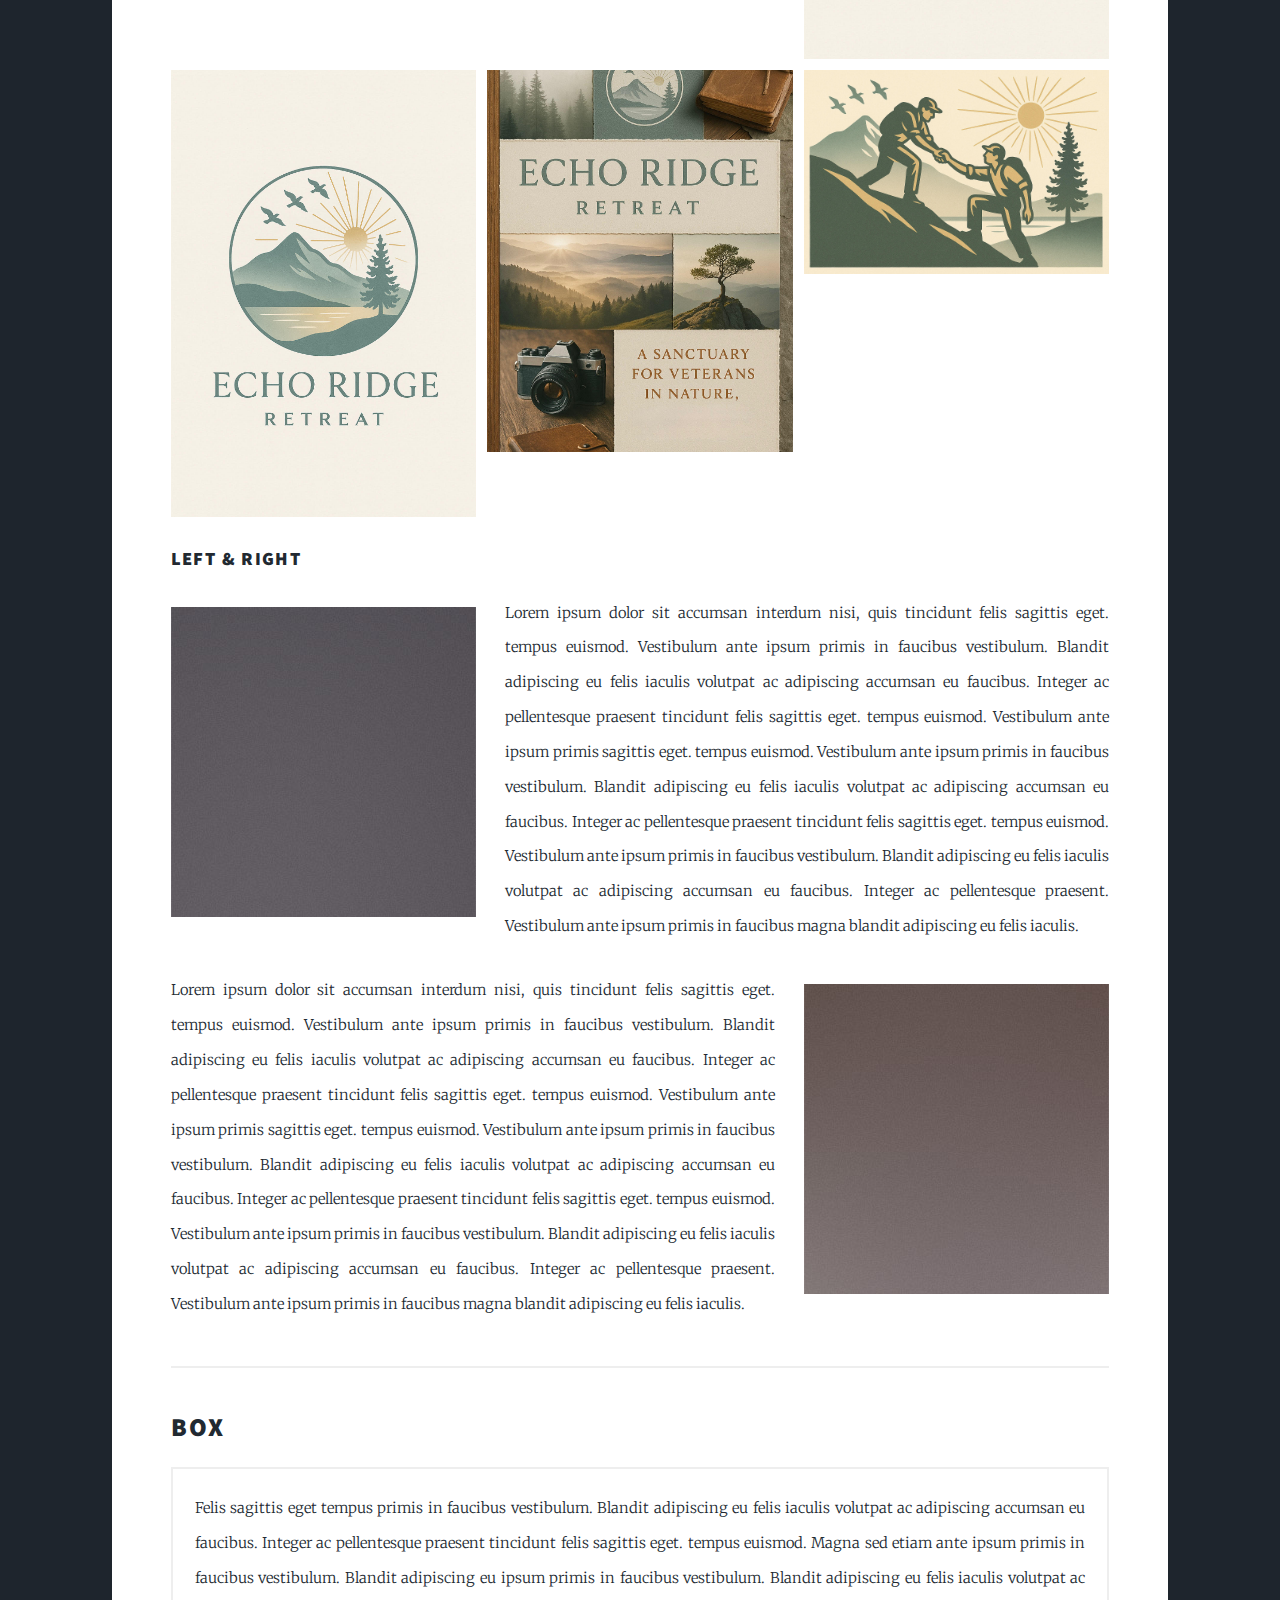
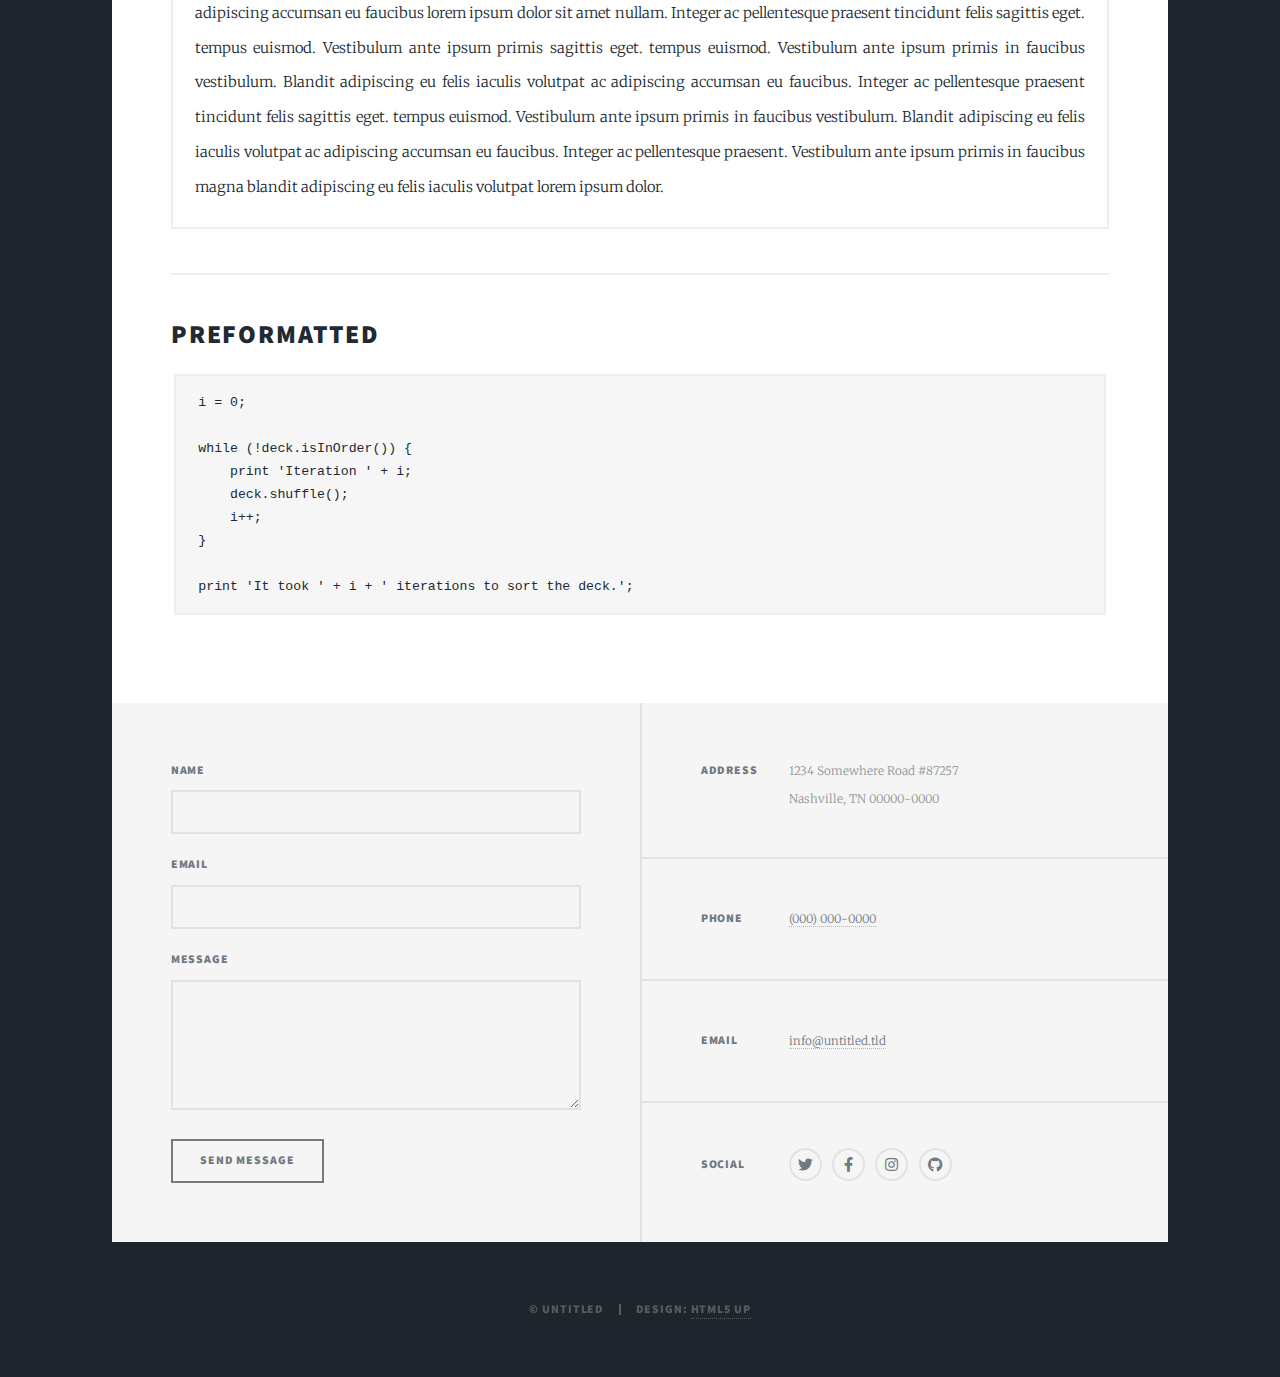
<file: elements.html>
<!DOCTYPE HTML>
<!--
	Massively by HTML5 UP
	html5up.net | @ajlkn
	Free for personal and commercial use under the CCA 3.0 license (html5up.net/license)
-->
<html>
	<head>
		<title>Elements Reference - Massively by HTML5 UP</title>
		<meta charset="utf-8" />
		<meta name="viewport" content="width=device-width, initial-scale=1, user-scalable=no" />
		<link rel="stylesheet" href="assets/css/main.css" />
		<noscript><link rel="stylesheet" href="assets/css/noscript.css" /></noscript>
	</head>
	<body class="is-preload">

		<!-- Wrapper -->
			<div id="wrapper">

				<!-- Header -->
					<header id="header">
						<a href="index.html" class="logo">Massively</a>
					</header>

				<!-- Nav -->
					<nav id="nav">
						<ul class="links">
							<li><a href="index.html">This is Massively</a></li>
							<li><a href="generic.html">Generic Page</a></li>
							<li class="active"><a href="elements.html">Elements Reference</a></li>
						</ul>
						<ul class="icons">
							<li><a href="#" class="icon brands fa-twitter"><span class="label">Twitter</span></a></li>
							<li><a href="#" class="icon brands fa-facebook-f"><span class="label">Facebook</span></a></li>
							<li><a href="#" class="icon brands fa-instagram"><span class="label">Instagram</span></a></li>
							<li><a href="#" class="icon brands fa-github"><span class="label">GitHub</span></a></li>
						</ul>
					</nav>

				<!-- Main -->
					<div id="main">

						<!-- Post -->
							<section class="post">
								<header class="major">
									<h1>Elements<br />
									Reference</h1>
								</header>

								<!-- Text stuff -->
									<h2>Text</h2>
									<p>This is <b>bold</b> and this is <strong>strong</strong>. This is <i>italic</i> and this is <em>emphasized</em>.
									This is <sup>superscript</sup> text and this is <sub>subscript</sub> text.
									This is <u>underlined</u> and this is code: <code>for (;;) { ... }</code>.
									Finally, this is a <a href="#">link</a>.</p>
									<hr />
									<h2>Heading Level 2</h2>
									<h3>Heading Level 3</h3>
									<h4>Heading Level 4</h4>
									<h5>Heading Level 5</h5>
									<h6>Heading Level 6</h6>
									<hr />
									<header>
										<h2>Heading with a Subtitle</h2>
										<p>Lorem ipsum dolor sit amet nullam id egestas urna aliquam</p>
									</header>
									<p>Nunc lacinia ante nunc ac lobortis. Interdum adipiscing gravida odio porttitor sem non mi integer non faucibus ornare mi ut ante amet placerat aliquet. Volutpat eu sed ante lacinia sapien lorem accumsan varius montes viverra nibh in adipiscing blandit tempus accumsan.</p>
									<header>
										<h3>Heading with a Subtitle</h3>
										<p>Lorem ipsum dolor sit amet nullam id egestas urna aliquam</p>
									</header>
									<p>Nunc lacinia ante nunc ac lobortis. Interdum adipiscing gravida odio porttitor sem non mi integer non faucibus ornare mi ut ante amet placerat aliquet. Volutpat eu sed ante lacinia sapien lorem accumsan varius montes viverra nibh in adipiscing blandit tempus accumsan.</p>
									<header>
										<h4>Heading with a Subtitle</h4>
										<p>Lorem ipsum dolor sit amet nullam id egestas urna aliquam</p>
									</header>
									<p>Nunc lacinia ante nunc ac lobortis. Interdum adipiscing gravida odio porttitor sem non mi integer non faucibus ornare mi ut ante amet placerat aliquet. Volutpat eu sed ante lacinia sapien lorem accumsan varius montes viverra nibh in adipiscing blandit tempus accumsan.</p>

									<hr />

								<!-- Lists -->
									<h2>Lists</h2>
									<div class="row">
										<div class="col-6 col-12-small">

											<h3>Unordered</h3>
											<ul>
												<li>Dolor pulvinar etiam.</li>
												<li>Sagittis lorem eleifend.</li>
												<li>Felis feugiat dolore viverra.</li>
												<li>Dolor pulvinar etiam.</li>
											</ul>

											<h3>Alternate</h3>
											<ul class="alt">
												<li>Dolor pulvinar etiam etiam.</li>
												<li>Sagittis adipiscing eleifend.</li>
												<li>Felis enim dolore viverra.</li>
												<li>Dolor pulvinar etiam etiam.</li>
											</ul>

										</div>
										<div class="col-6 col-12-small">

											<h3>Ordered</h3>
											<ol>
												<li>Dolor pulvinar etiam.</li>
												<li>Etiam vel felis at viverra.</li>
												<li>Felis enim feugiat magna.</li>
												<li>Etiam vel felis nullam.</li>
												<li>Felis enim et tempus.</li>
											</ol>

											<h3>Icons</h3>
											<ul class="icons">
												<li><a href="#" class="icon brands fa-twitter"><span class="label">Twitter</span></a></li>
												<li><a href="#" class="icon brands fa-facebook-f"><span class="label">Facebook</span></a></li>
												<li><a href="#" class="icon brands fa-instagram"><span class="label">Instagram</span></a></li>
												<li><a href="#" class="icon brands fa-github"><span class="label">Github</span></a></li>
												<li><a href="#" class="icon brands fa-dribbble"><span class="label">Dribbble</span></a></li>
											</ul>
											<ul class="icons alt">
												<li><a href="#" class="icon brands alt fa-twitter"><span class="label">Twitter</span></a></li>
												<li><a href="#" class="icon brands alt fa-facebook-f"><span class="label">Facebook</span></a></li>
												<li><a href="#" class="icon brands alt fa-instagram"><span class="label">Instagram</span></a></li>
												<li><a href="#" class="icon brands alt fa-github"><span class="label">Github</span></a></li>
												<li><a href="#" class="icon brands alt fa-dribbble"><span class="label">Dribbble</span></a></li>
											</ul>

										</div>
									</div>
									<h3>Definition</h3>
									<dl>
										<dt>Item 1</dt>
										<dd>
											<p>Lorem ipsum dolor vestibulum ante ipsum primis in faucibus vestibulum. Blandit adipiscing eu felis iaculis volutpat ac adipiscing accumsan eu faucibus. Integer ac pellentesque praesent.</p>
										</dd>
										<dt>Item 2</dt>
										<dd>
											<p>Lorem ipsum dolor vestibulum ante ipsum primis in faucibus vestibulum. Blandit adipiscing eu felis iaculis volutpat ac adipiscing accumsan eu faucibus. Integer ac pellentesque praesent.</p>
										</dd>
										<dt>Item 3</dt>
										<dd>
											<p>Lorem ipsum dolor vestibulum ante ipsum primis in faucibus vestibulum. Blandit adipiscing eu felis iaculis volutpat ac adipiscing accumsan eu faucibus. Integer ac pellentesque praesent.</p>
										</dd>
									</dl>

									<h3>Actions</h3>
									<ul class="actions">
										<li><a href="#" class="button primary">Primary</a></li>
										<li><a href="#" class="button">Default</a></li>
									</ul>
									<ul class="actions small">
										<li><a href="#" class="button primary small">Small</a></li>
										<li><a href="#" class="button small">Small</a></li>
									</ul>
									<div class="row">
										<div class="col-6 col-12-small">
											<ul class="actions stacked">
												<li><a href="#" class="button primary">Default</a></li>
												<li><a href="#" class="button">Default</a></li>
											</ul>
										</div>
										<div class="col-6 col-12-small">
											<ul class="actions stacked">
												<li><a href="#" class="button primary small">Small</a></li>
												<li><a href="#" class="button small">Small</a></li>
											</ul>
										</div>
									</div>
									<div class="row">
										<div class="col-6 col-12-small">
											<ul class="actions stacked">
												<li><a href="#" class="button primary fit">Default</a></li>
												<li><a href="#" class="button fit">Default</a></li>
											</ul>
										</div>
										<div class="col-6 col-12-small">
											<ul class="actions stacked">
												<li><a href="#" class="button primary small fit">Small</a></li>
												<li><a href="#" class="button small fit">Small</a></li>
											</ul>
										</div>
									</div>

									<hr />

								<!-- Blockquote -->
									<h2>Blockquote</h2>
									<blockquote>Fringilla nisl. Donec accumsan interdum nisi, quis tincidunt felis sagittis eget tempus euismod. Vestibulum ante ipsum primis in faucibus vestibulum. Blandit adipiscing eu felis iaculis volutpat ac adipiscing accumsan faucibus. Vestibulum ante ipsum primis in faucibus vestibulum. Blandit adipiscing eu felis.</blockquote>

									<hr />

								<!-- Table -->
									<h2>Table</h2>

									<h3>Default</h3>
									<div class="table-wrapper">
										<table>
											<thead>
												<tr>
													<th>Name</th>
													<th>Description</th>
													<th>Price</th>
												</tr>
											</thead>
											<tbody>
												<tr>
													<td>Item 1</td>
													<td>Ante turpis integer aliquet porttitor.</td>
													<td>29.99</td>
												</tr>
												<tr>
													<td>Item 2</td>
													<td>Vis ac commodo adipiscing arcu aliquet.</td>
													<td>19.99</td>
												</tr>
												<tr>
													<td>Item 3</td>
													<td> Morbi faucibus arcu accumsan lorem.</td>
													<td>29.99</td>
												</tr>
												<tr>
													<td>Item 4</td>
													<td>Vitae integer tempus condimentum.</td>
													<td>19.99</td>
												</tr>
												<tr>
													<td>Item 5</td>
													<td>Ante turpis integer aliquet porttitor.</td>
													<td>29.99</td>
												</tr>
											</tbody>
											<tfoot>
												<tr>
													<td colspan="2"></td>
													<td>100.00</td>
												</tr>
											</tfoot>
										</table>
									</div>

									<h3>Alternate</h3>
									<div class="table-wrapper">
										<table class="alt">
											<thead>
												<tr>
													<th>Name</th>
													<th>Description</th>
													<th>Price</th>
												</tr>
											</thead>
											<tbody>
												<tr>
													<td>Item 1</td>
													<td>Ante turpis integer aliquet porttitor.</td>
													<td>29.99</td>
												</tr>
												<tr>
													<td>Item 2</td>
													<td>Vis ac commodo adipiscing arcu aliquet.</td>
													<td>19.99</td>
												</tr>
												<tr>
													<td>Item 3</td>
													<td> Morbi faucibus arcu accumsan lorem.</td>
													<td>29.99</td>
												</tr>
												<tr>
													<td>Item 4</td>
													<td>Vitae integer tempus condimentum.</td>
													<td>19.99</td>
												</tr>
												<tr>
													<td>Item 5</td>
													<td>Ante turpis integer aliquet porttitor.</td>
													<td>29.99</td>
												</tr>
											</tbody>
											<tfoot>
												<tr>
													<td colspan="2"></td>
													<td>100.00</td>
												</tr>
											</tfoot>
										</table>
									</div>

									<hr />

								<!-- Buttons -->
									<h2>Buttons</h2>
									<ul class="actions">
										<li><a href="#" class="button primary">Primary</a></li>
										<li><a href="#" class="button">Default</a></li>
									</ul>
									<ul class="actions">
										<li><a href="#" class="button primary large">Large</a></li>
										<li><a href="#" class="button">Default</a></li>
										<li><a href="#" class="button small">Small</a></li>
									</ul>
									<ul class="actions fit">
										<li><a href="#" class="button primary fit">Fit</a></li>
										<li><a href="#" class="button fit">Fit</a></li>
									</ul>
									<ul class="actions fit small">
										<li><a href="#" class="button primary fit small">Fit + Small</a></li>
										<li><a href="#" class="button fit small">Fit + Small</a></li>
									</ul>
									<ul class="actions">
										<li><a href="#" class="button primary icon solid fa-search">Icon</a></li>
										<li><a href="#" class="button icon solid fa-download">Icon</a></li>
									</ul>
									<ul class="actions">
										<li><span class="button primary disabled">Primary</span></li>
										<li><span class="button disabled">Default</span></li>
									</ul>

									<hr />

								<!-- Form -->
									<h2>Form</h2>

									<form method="post" action="#">
										<div class="row gtr-uniform">
											<div class="col-6 col-12-xsmall">
												<input type="text" name="demo-name" id="demo-name" value="" placeholder="Name" />
											</div>
											<div class="col-6 col-12-xsmall">
												<input type="email" name="demo-email" id="demo-email" value="" placeholder="Email" />
											</div>
											<!-- Break -->
											<div class="col-12">
												<select name="demo-category" id="demo-category">
													<option value="">- Category -</option>
													<option value="1">Manufacturing</option>
													<option value="1">Shipping</option>
													<option value="1">Administration</option>
													<option value="1">Human Resources</option>
												</select>
											</div>
											<!-- Break -->
											<div class="col-4 col-12-small">
												<input type="radio" id="demo-priority-low" name="demo-priority" checked>
												<label for="demo-priority-low">Low</label>
											</div>
											<div class="col-4 col-12-small">
												<input type="radio" id="demo-priority-normal" name="demo-priority">
												<label for="demo-priority-normal">Normal</label>
											</div>
											<div class="col-4 col-12-small">
												<input type="radio" id="demo-priority-high" name="demo-priority">
												<label for="demo-priority-high">High</label>
											</div>
											<!-- Break -->
											<div class="col-6 col-12-small">
												<input type="checkbox" id="demo-copy" name="demo-copy">
												<label for="demo-copy">Email me a copy</label>
											</div>
											<div class="col-6 col-12-small">
												<input type="checkbox" id="demo-human" name="demo-human" checked>
												<label for="demo-human">I am a human</label>
											</div>
											<!-- Break -->
											<div class="col-12">
												<textarea name="demo-message" id="demo-message" placeholder="Enter your message" rows="6"></textarea>
											</div>
											<!-- Break -->
											<div class="col-12">
												<ul class="actions">
													<li><input type="submit" value="Send Message" class="primary" /></li>
													<li><input type="reset" value="Reset" /></li>
												</ul>
											</div>
										</div>
									</form>

									<hr />

								<!-- Image -->
									<h2>Image</h2>

									<h3>Fit</h3>
									<span class="image fit"><img src="images/pic01.jpg" alt="" /></span>
									<div class="box alt">
										<div class="row gtr-50 gtr-uniform">
											<div class="col-4"><span class="image fit"><img src="images/pic02.jpg" alt="" /></span></div>
											<div class="col-4"><span class="image fit"><img src="images/pic03.jpg" alt="" /></span></div>
											<div class="col-4"><span class="image fit"><img src="images/pic04.jpg" alt="" /></span></div>
											<!-- Break -->
											<div class="col-4"><span class="image fit"><img src="images/pic04.jpg" alt="" /></span></div>
											<div class="col-4"><span class="image fit"><img src="images/pic02.jpg" alt="" /></span></div>
											<div class="col-4"><span class="image fit"><img src="images/pic03.jpg" alt="" /></span></div>
											<!-- Break -->
											<div class="col-4"><span class="image fit"><img src="images/pic03.jpg" alt="" /></span></div>
											<div class="col-4"><span class="image fit"><img src="images/pic04.jpg" alt="" /></span></div>
											<div class="col-4"><span class="image fit"><img src="images/pic02.jpg" alt="" /></span></div>
										</div>
									</div>

									<h3>Left &amp; Right</h3>
									<p><span class="image left"><img src="images/pic08.jpg" alt="" /></span>Lorem ipsum dolor sit accumsan interdum nisi, quis tincidunt felis sagittis eget. tempus euismod. Vestibulum ante ipsum primis in faucibus vestibulum. Blandit adipiscing eu felis iaculis volutpat ac adipiscing accumsan eu faucibus. Integer ac pellentesque praesent tincidunt felis sagittis eget. tempus euismod. Vestibulum ante ipsum primis sagittis eget. tempus euismod. Vestibulum ante ipsum primis in faucibus vestibulum. Blandit adipiscing eu felis iaculis volutpat ac adipiscing accumsan eu faucibus. Integer ac pellentesque praesent tincidunt felis sagittis eget. tempus euismod. Vestibulum ante ipsum primis in faucibus vestibulum. Blandit adipiscing eu felis iaculis volutpat ac adipiscing accumsan eu faucibus. Integer ac pellentesque praesent. Vestibulum ante ipsum primis in faucibus magna blandit adipiscing eu felis iaculis.</p>
									<p><span class="image right"><img src="images/pic09.jpg" alt="" /></span>Lorem ipsum dolor sit accumsan interdum nisi, quis tincidunt felis sagittis eget. tempus euismod. Vestibulum ante ipsum primis in faucibus vestibulum. Blandit adipiscing eu felis iaculis volutpat ac adipiscing accumsan eu faucibus. Integer ac pellentesque praesent tincidunt felis sagittis eget. tempus euismod. Vestibulum ante ipsum primis sagittis eget. tempus euismod. Vestibulum ante ipsum primis in faucibus vestibulum. Blandit adipiscing eu felis iaculis volutpat ac adipiscing accumsan eu faucibus. Integer ac pellentesque praesent tincidunt felis sagittis eget. tempus euismod. Vestibulum ante ipsum primis in faucibus vestibulum. Blandit adipiscing eu felis iaculis volutpat ac adipiscing accumsan eu faucibus. Integer ac pellentesque praesent. Vestibulum ante ipsum primis in faucibus magna blandit adipiscing eu felis iaculis.</p>

									<hr />

								<!-- Box -->
									<h2>Box</h2>
									<div class="box">
										<p>Felis sagittis eget tempus primis in faucibus vestibulum. Blandit adipiscing eu felis iaculis volutpat ac adipiscing accumsan eu faucibus. Integer ac pellentesque praesent tincidunt felis sagittis eget. tempus euismod. Magna sed etiam ante ipsum primis in faucibus vestibulum. Blandit adipiscing eu ipsum primis in faucibus vestibulum. Blandit adipiscing eu felis iaculis volutpat ac adipiscing accumsan eu faucibus lorem ipsum dolor sit amet nullam. Integer ac pellentesque praesent tincidunt felis sagittis eget. tempus euismod. Vestibulum ante ipsum primis sagittis eget. tempus euismod. Vestibulum ante ipsum primis in faucibus vestibulum. Blandit adipiscing eu felis iaculis volutpat ac adipiscing accumsan eu faucibus. Integer ac pellentesque praesent tincidunt felis sagittis eget. tempus euismod. Vestibulum ante ipsum primis in faucibus vestibulum. Blandit adipiscing eu felis iaculis volutpat ac adipiscing accumsan eu faucibus. Integer ac pellentesque praesent. Vestibulum ante ipsum primis in faucibus magna blandit adipiscing eu felis iaculis volutpat lorem ipsum dolor.</p>
									</div>

									<hr />

								<!-- Preformatted Code -->
									<h2>Preformatted</h2>
									<pre><code>i = 0;

while (!deck.isInOrder()) {
    print 'Iteration ' + i;
    deck.shuffle();
    i++;
}

print 'It took ' + i + ' iterations to sort the deck.';
</code></pre>

							</section>

					</div>

				<!-- Footer -->
					<footer id="footer">
						<section>
							<form method="post" action="#">
								<div class="fields">
									<div class="field">
										<label for="name">Name</label>
										<input type="text" name="name" id="name" />
									</div>
									<div class="field">
										<label for="email">Email</label>
										<input type="text" name="email" id="email" />
									</div>
									<div class="field">
										<label for="message">Message</label>
										<textarea name="message" id="message" rows="3"></textarea>
									</div>
								</div>
								<ul class="actions">
									<li><input type="submit" value="Send Message" /></li>
								</ul>
							</form>
						</section>
						<section class="split contact">
							<section class="alt">
								<h3>Address</h3>
								<p>1234 Somewhere Road #87257<br />
								Nashville, TN 00000-0000</p>
							</section>
							<section>
								<h3>Phone</h3>
								<p><a href="#">(000) 000-0000</a></p>
							</section>
							<section>
								<h3>Email</h3>
								<p><a href="#">info@untitled.tld</a></p>
							</section>
							<section>
								<h3>Social</h3>
								<ul class="icons alt">
									<li><a href="#" class="icon brands alt fa-twitter"><span class="label">Twitter</span></a></li>
									<li><a href="#" class="icon brands alt fa-facebook-f"><span class="label">Facebook</span></a></li>
									<li><a href="#" class="icon brands alt fa-instagram"><span class="label">Instagram</span></a></li>
									<li><a href="#" class="icon brands alt fa-github"><span class="label">GitHub</span></a></li>
								</ul>
							</section>
						</section>
					</footer>

				<!-- Copyright -->
					<div id="copyright">
						<ul><li>&copy; Untitled</li><li>Design: <a href="https://html5up.net">HTML5 UP</a></li></ul>
					</div>

			</div>

		<!-- Scripts -->
			<script src="assets/js/jquery.min.js"></script>
			<script src="assets/js/jquery.scrollex.min.js"></script>
			<script src="assets/js/jquery.scrolly.min.js"></script>
			<script src="assets/js/browser.min.js"></script>
			<script src="assets/js/breakpoints.min.js"></script>
			<script src="assets/js/util.js"></script>
			<script src="assets/js/main.js"></script>

	</body>
</html>
</file>
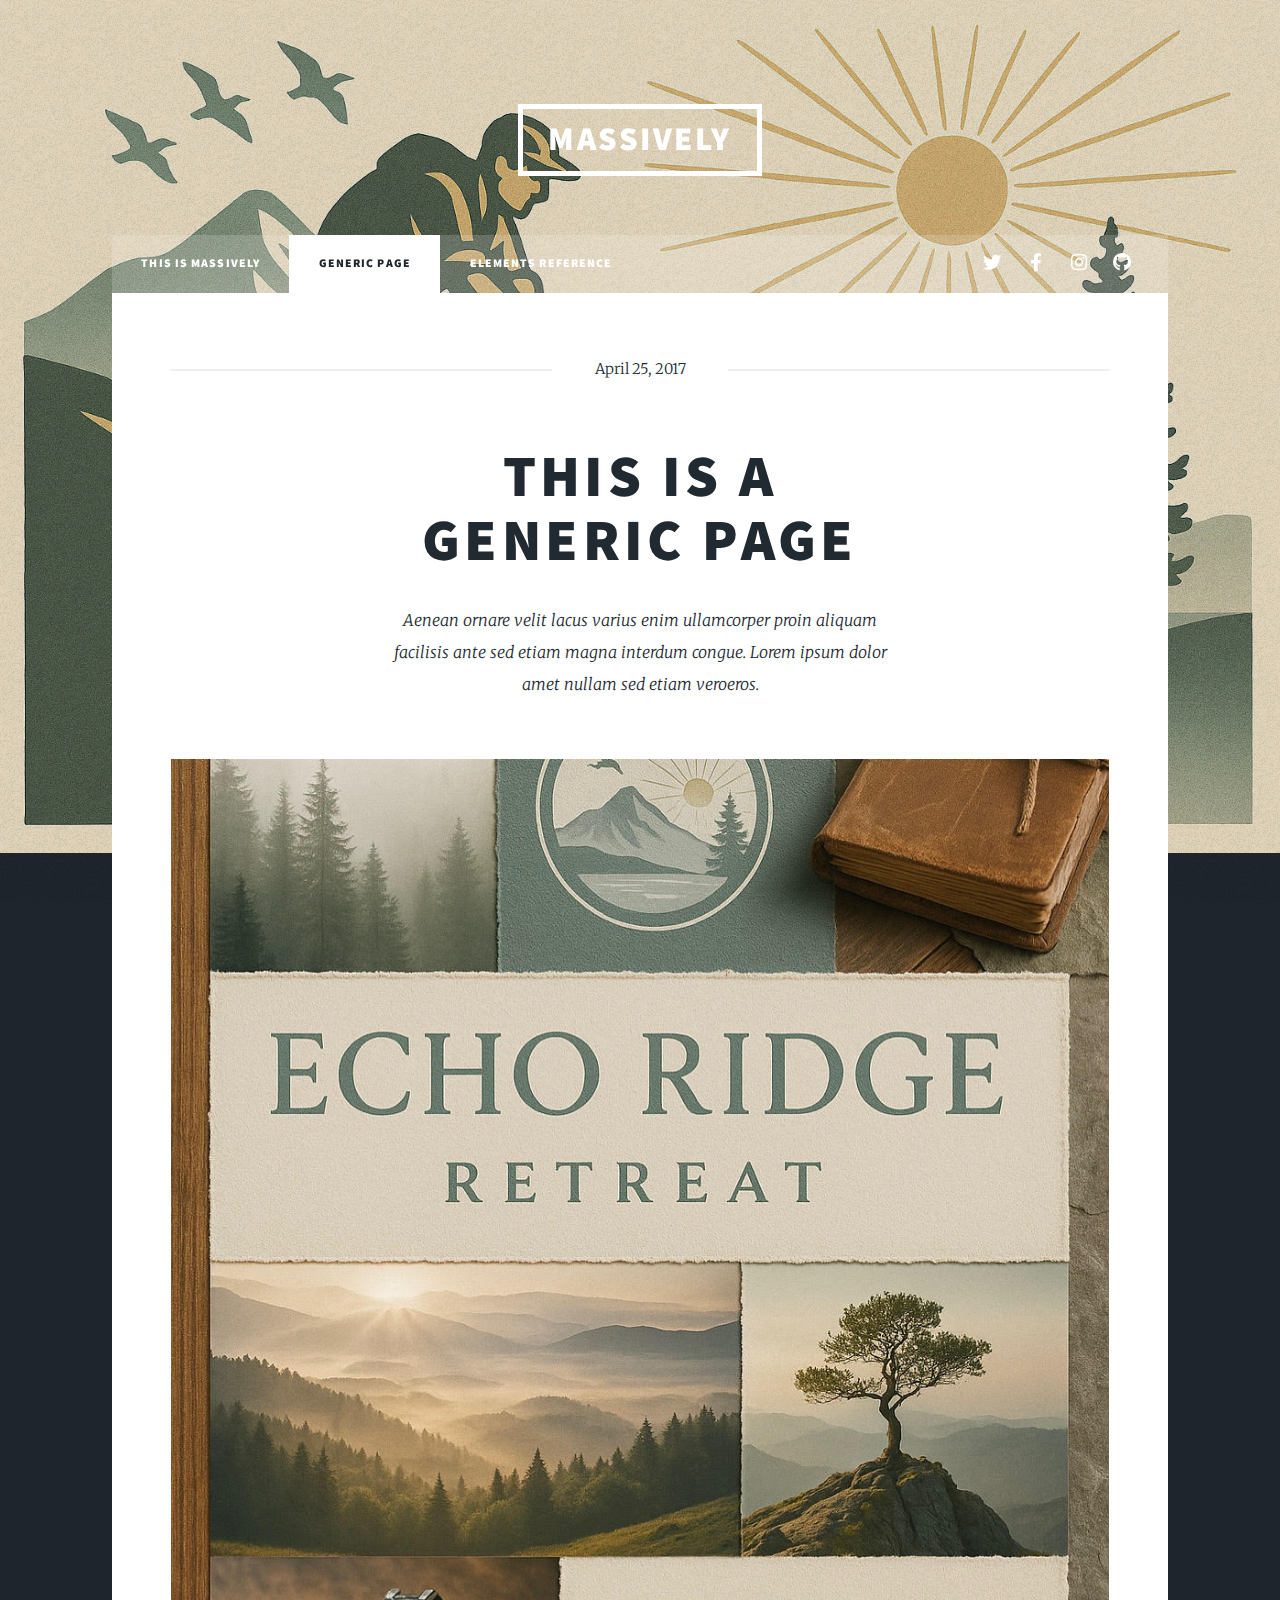
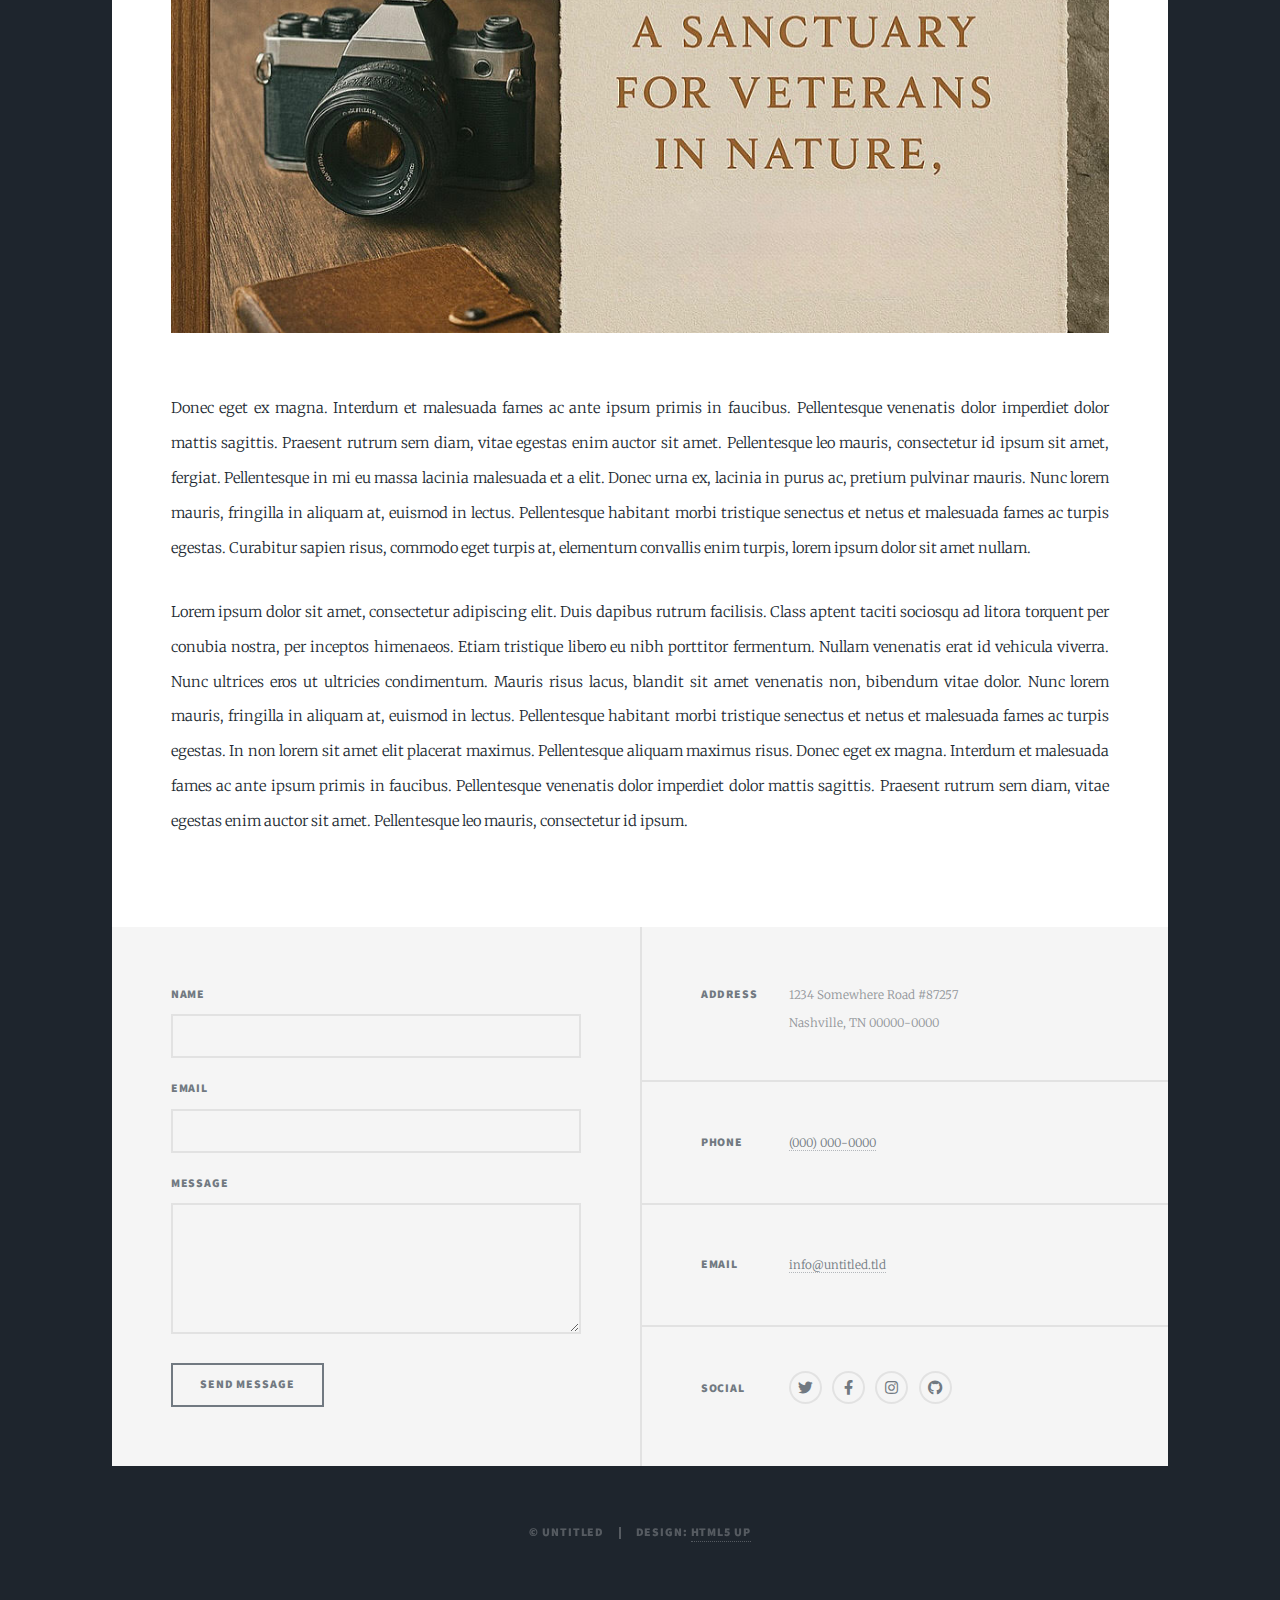
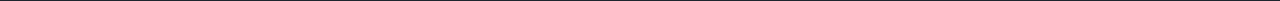
<file: generic.html>
<!DOCTYPE HTML>
<!--
	Massively by HTML5 UP
	html5up.net | @ajlkn
	Free for personal and commercial use under the CCA 3.0 license (html5up.net/license)
-->
<html>
	<head>
		<title>Generic Page - Massively by HTML5 UP</title>
		<meta charset="utf-8" />
		<meta name="viewport" content="width=device-width, initial-scale=1, user-scalable=no" />
		<link rel="stylesheet" href="assets/css/main.css" />
		<noscript><link rel="stylesheet" href="assets/css/noscript.css" /></noscript>
	</head>
	<body class="is-preload">

		<!-- Wrapper -->
			<div id="wrapper">

				<!-- Header -->
					<header id="header">
						<a href="index.html" class="logo">Massively</a>
					</header>

				<!-- Nav -->
					<nav id="nav">
						<ul class="links">
							<li><a href="index.html">This is Massively</a></li>
							<li class="active"><a href="generic.html">Generic Page</a></li>
							<li><a href="elements.html">Elements Reference</a></li>
						</ul>
						<ul class="icons">
							<li><a href="#" class="icon brands fa-twitter"><span class="label">Twitter</span></a></li>
							<li><a href="#" class="icon brands fa-facebook-f"><span class="label">Facebook</span></a></li>
							<li><a href="#" class="icon brands fa-instagram"><span class="label">Instagram</span></a></li>
							<li><a href="#" class="icon brands fa-github"><span class="label">GitHub</span></a></li>
						</ul>
					</nav>

				<!-- Main -->
					<div id="main">

						<!-- Post -->
							<section class="post">
								<header class="major">
									<span class="date">April 25, 2017</span>
									<h1>This is a<br />
									Generic Page</h1>
									<p>Aenean ornare velit lacus varius enim ullamcorper proin aliquam<br />
									facilisis ante sed etiam magna interdum congue. Lorem ipsum dolor<br />
									amet nullam sed etiam veroeros.</p>
								</header>
								<div class="image main"><img src="images/pic01.jpg" alt="" /></div>
								<p>Donec eget ex magna. Interdum et malesuada fames ac ante ipsum primis in faucibus. Pellentesque venenatis dolor imperdiet dolor mattis sagittis. Praesent rutrum sem diam, vitae egestas enim auctor sit amet. Pellentesque leo mauris, consectetur id ipsum sit amet, fergiat. Pellentesque in mi eu massa lacinia malesuada et a elit. Donec urna ex, lacinia in purus ac, pretium pulvinar mauris. Nunc lorem mauris, fringilla in aliquam at, euismod in lectus. Pellentesque habitant morbi tristique senectus et netus et malesuada fames ac turpis egestas. Curabitur sapien risus, commodo eget turpis at, elementum convallis enim turpis, lorem ipsum dolor sit amet nullam.</p>
								<p>Lorem ipsum dolor sit amet, consectetur adipiscing elit. Duis dapibus rutrum facilisis. Class aptent taciti sociosqu ad litora torquent per conubia nostra, per inceptos himenaeos. Etiam tristique libero eu nibh porttitor fermentum. Nullam venenatis erat id vehicula viverra. Nunc ultrices eros ut ultricies condimentum. Mauris risus lacus, blandit sit amet venenatis non, bibendum vitae dolor. Nunc lorem mauris, fringilla in aliquam at, euismod in lectus. Pellentesque habitant morbi tristique senectus et netus et malesuada fames ac turpis egestas. In non lorem sit amet elit placerat maximus. Pellentesque aliquam maximus risus. Donec eget ex magna. Interdum et malesuada fames ac ante ipsum primis in faucibus. Pellentesque venenatis dolor imperdiet dolor mattis sagittis. Praesent rutrum sem diam, vitae egestas enim auctor sit amet. Pellentesque leo mauris, consectetur id ipsum.</p>
							</section>

					</div>

				<!-- Footer -->
					<footer id="footer">
						<section>
							<form method="post" action="#">
								<div class="fields">
									<div class="field">
										<label for="name">Name</label>
										<input type="text" name="name" id="name" />
									</div>
									<div class="field">
										<label for="email">Email</label>
										<input type="text" name="email" id="email" />
									</div>
									<div class="field">
										<label for="message">Message</label>
										<textarea name="message" id="message" rows="3"></textarea>
									</div>
								</div>
								<ul class="actions">
									<li><input type="submit" value="Send Message" /></li>
								</ul>
							</form>
						</section>
						<section class="split contact">
							<section class="alt">
								<h3>Address</h3>
								<p>1234 Somewhere Road #87257<br />
								Nashville, TN 00000-0000</p>
							</section>
							<section>
								<h3>Phone</h3>
								<p><a href="#">(000) 000-0000</a></p>
							</section>
							<section>
								<h3>Email</h3>
								<p><a href="#">info@untitled.tld</a></p>
							</section>
							<section>
								<h3>Social</h3>
								<ul class="icons alt">
									<li><a href="#" class="icon brands alt fa-twitter"><span class="label">Twitter</span></a></li>
									<li><a href="#" class="icon brands alt fa-facebook-f"><span class="label">Facebook</span></a></li>
									<li><a href="#" class="icon brands alt fa-instagram"><span class="label">Instagram</span></a></li>
									<li><a href="#" class="icon brands alt fa-github"><span class="label">GitHub</span></a></li>
								</ul>
							</section>
						</section>
					</footer>

				<!-- Copyright -->
					<div id="copyright">
						<ul><li>&copy; Untitled</li><li>Design: <a href="https://html5up.net">HTML5 UP</a></li></ul>
					</div>

			</div>

		<!-- Scripts -->
			<script src="assets/js/jquery.min.js"></script>
			<script src="assets/js/jquery.scrollex.min.js"></script>
			<script src="assets/js/jquery.scrolly.min.js"></script>
			<script src="assets/js/browser.min.js"></script>
			<script src="assets/js/breakpoints.min.js"></script>
			<script src="assets/js/util.js"></script>
			<script src="assets/js/main.js"></script>

	</body>
</html>
</file>
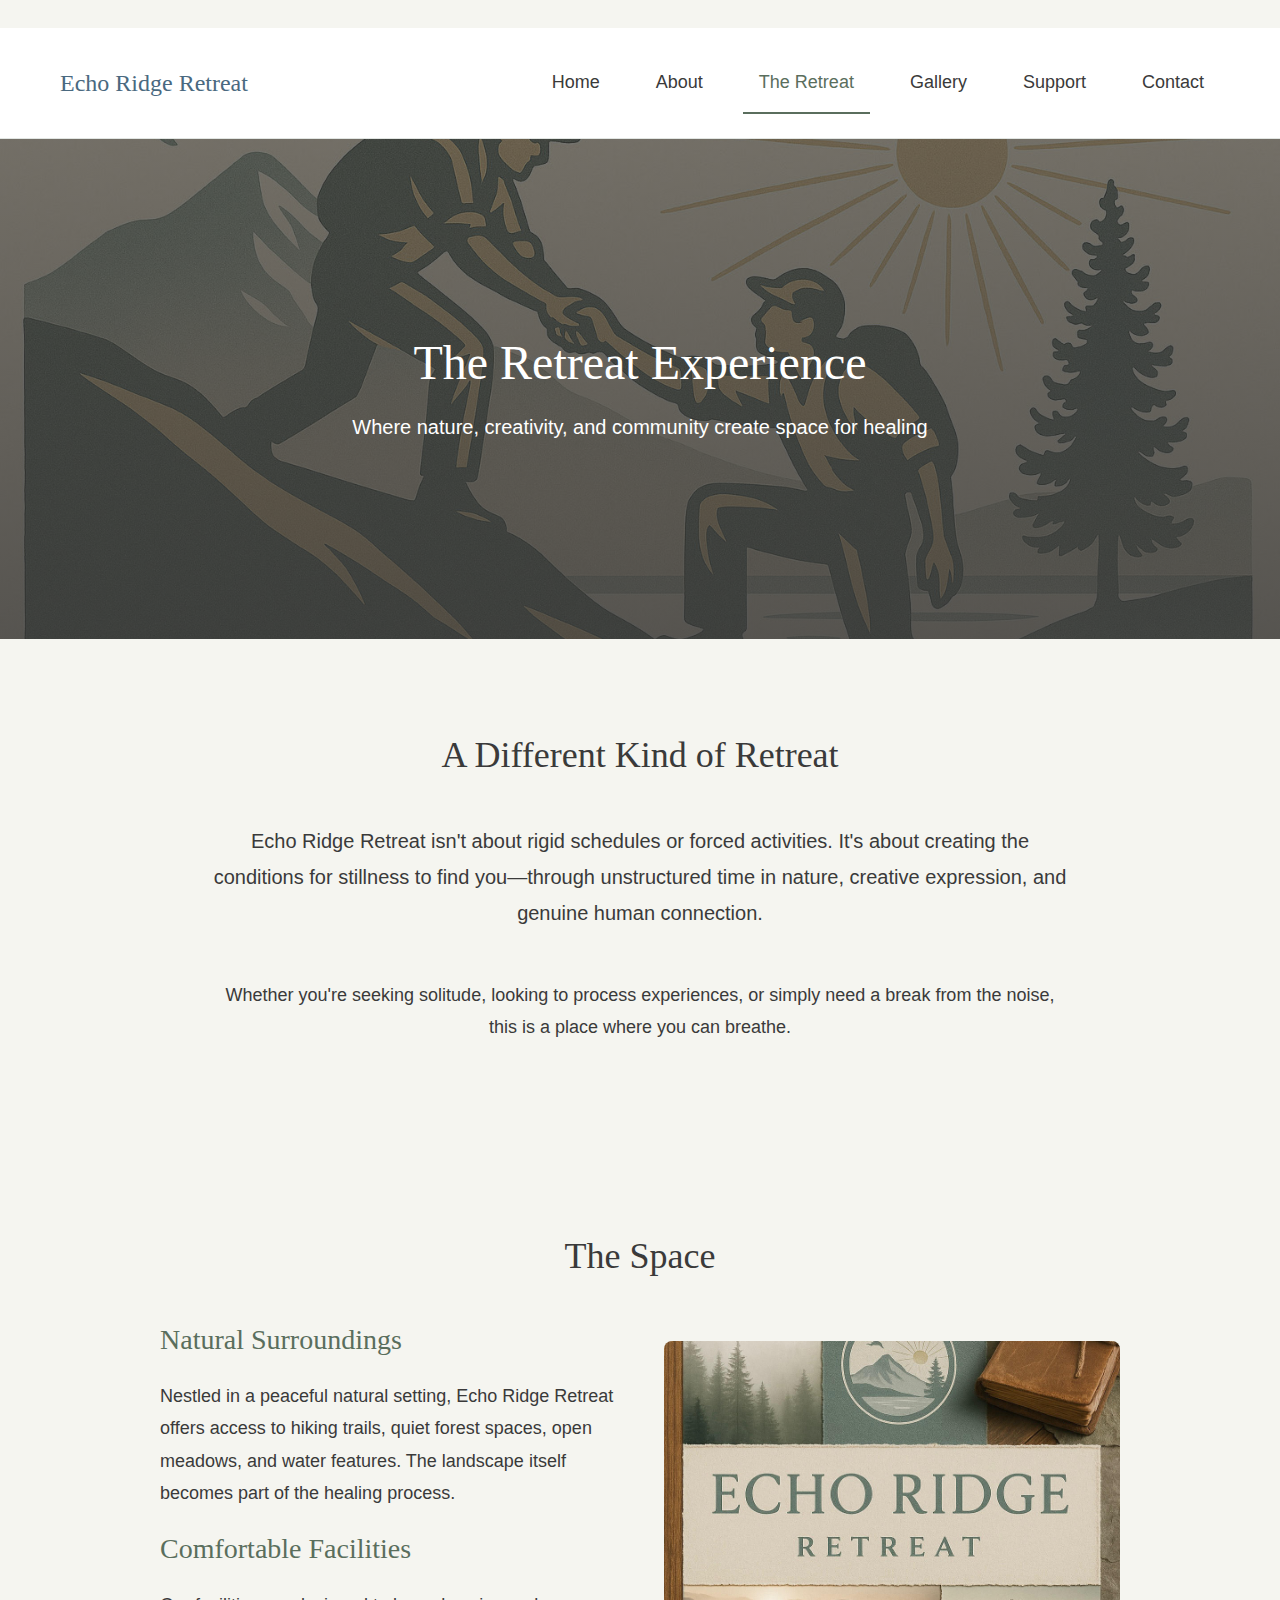
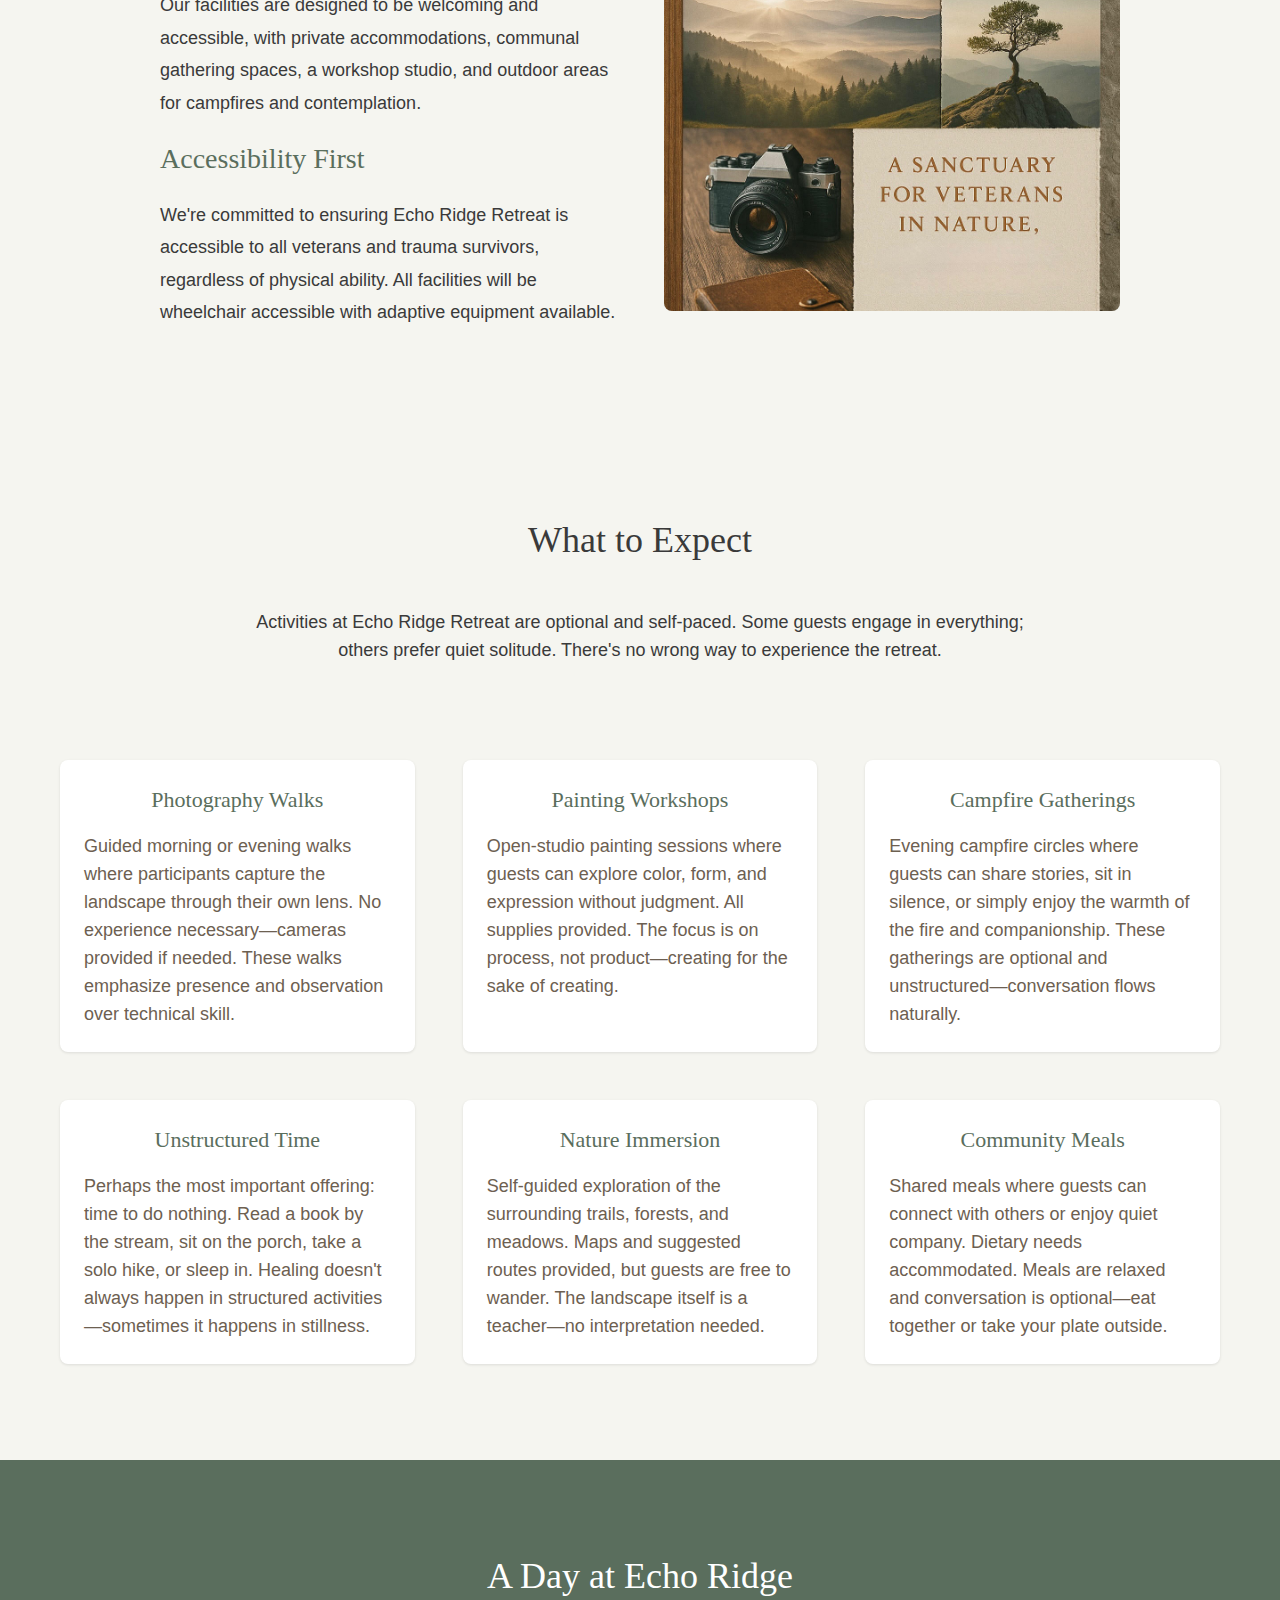
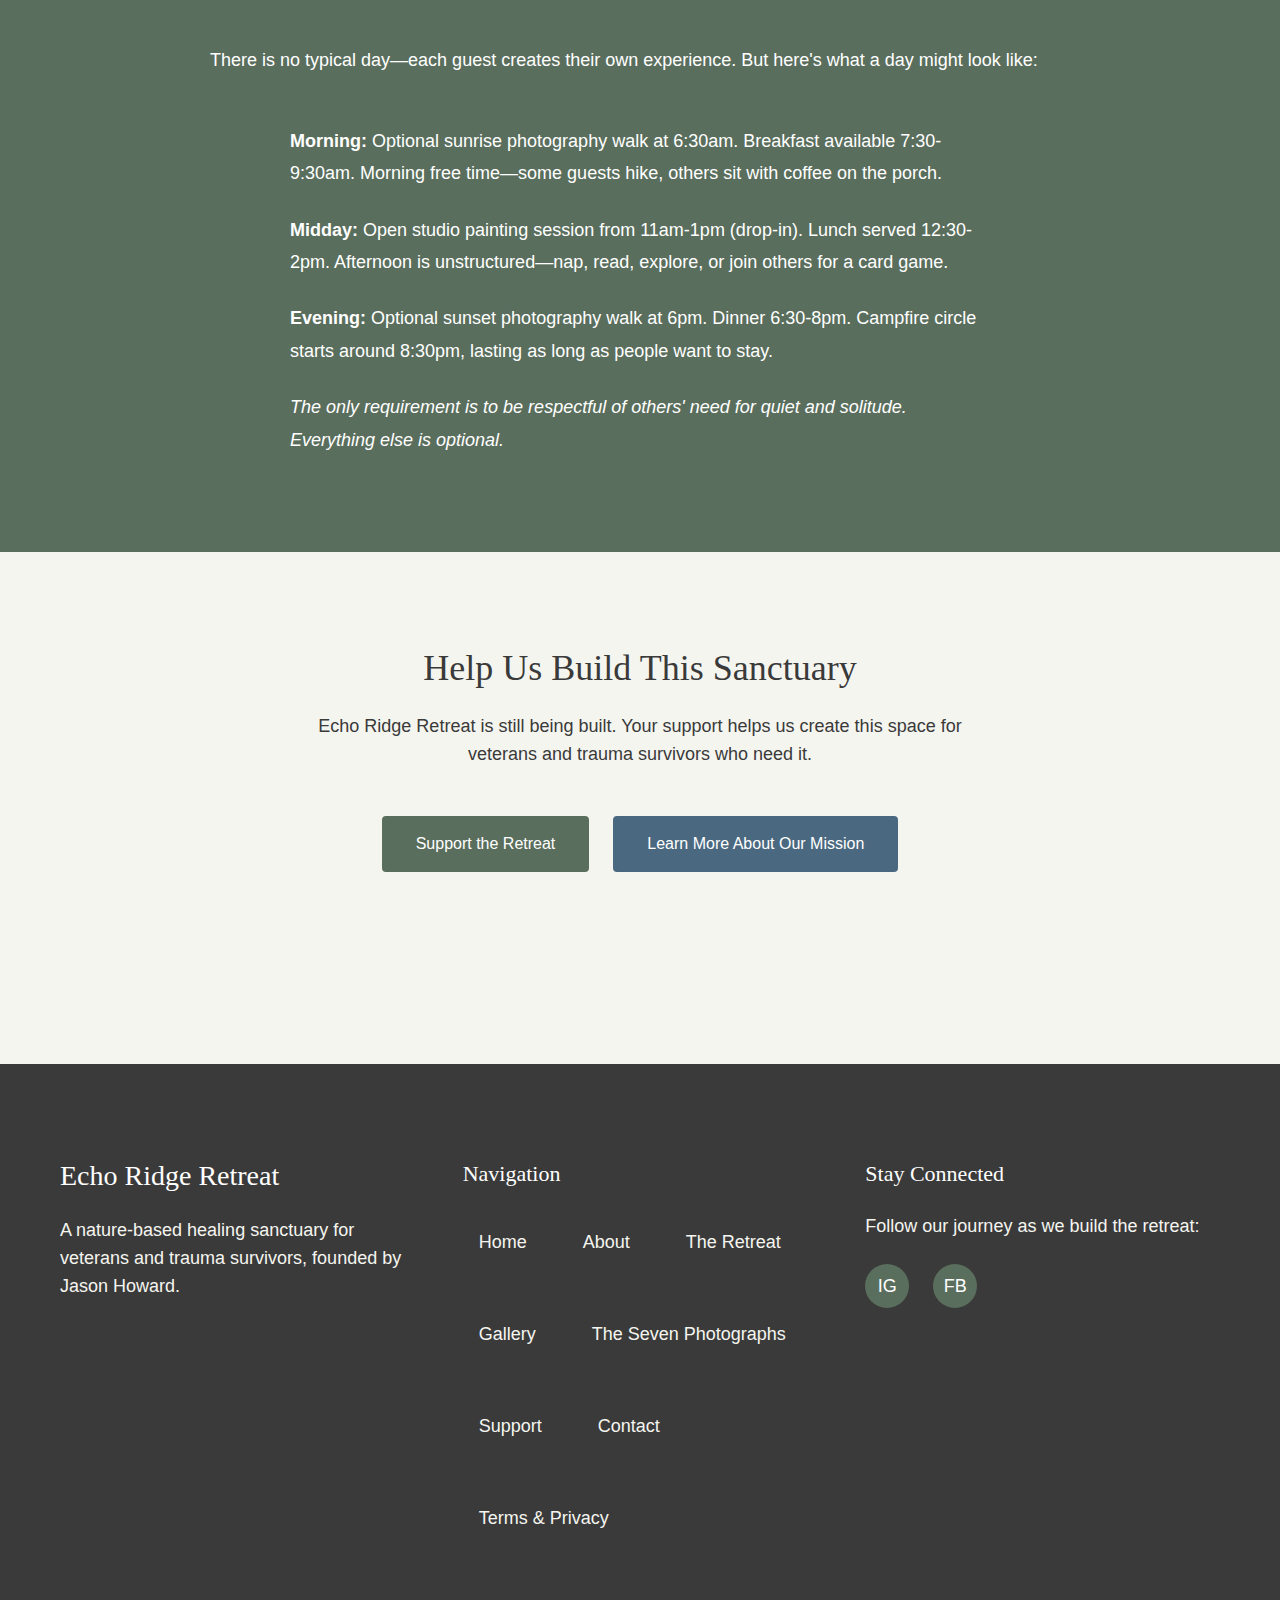
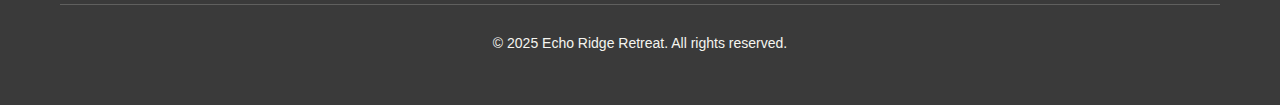
<file: retreat.html>
<!DOCTYPE html>
<html lang="en">
<head>
  <meta charset="UTF-8">
  <meta name="viewport" content="width=device-width, initial-scale=1.0">
  <meta name="description" content="Experience Echo Ridge Retreat through photography walks, painting workshops, and campfire gatherings. Discover a sanctuary for healing in nature.">
  <title>The Retreat Experience - Echo Ridge Retreat</title>

  <!-- Stylesheets -->
  <link rel="stylesheet" href="/css/main.css">
  <link rel="stylesheet" href="/css/layout.css">
  <link rel="stylesheet" href="/css/components.css">
  <link rel="stylesheet" href="/css/accessibility.css">

  <!-- Open Graph meta tags -->
  <meta property="og:title" content="The Retreat Experience - Echo Ridge Retreat">
  <meta property="og:description" content="Experience healing through photography walks, painting workshops, and campfire gatherings in nature">
  <meta property="og:image" content="https://www.echoridgeretreat.com/images/optimized/gallery-1-1920.jpg">
  <meta property="og:url" content="https://www.echoridgeretreat.com/retreat.html">
  <meta property="og:type" content="website">

  <!-- Canonical URL -->
  <link rel="canonical" href="https://www.echoridgeretreat.com/retreat.html">
</head>
<body>
  <!-- Skip to main content link -->
  <a href="#main-content" class="skip-link">Skip to main content</a>

  <!-- Header with navigation -->
  <header class="site-header" role="banner">
    <div class="container">
      <div class="flex justify-between align-center" style="padding: var(--spacing-md) 0;">
        <div class="site-logo">
          <a href="/index.html" aria-label="Echo Ridge Retreat - Home">
            <h1 style="font-size: 24px; margin: 0;">Echo Ridge Retreat</h1>
          </a>
        </div>

        <button class="menu-toggle show-mobile"
                aria-label="Toggle navigation menu"
                aria-expanded="false"
                aria-controls="primary-navigation"
                id="menu-toggle">
          <svg width="24" height="24" viewBox="0 0 24 24" fill="none" stroke="currentColor" stroke-width="2" aria-hidden="true">
            <line x1="3" y1="12" x2="21" y2="12"></line>
            <line x1="3" y1="6" x2="21" y2="6"></line>
            <line x1="3" y1="18" x2="21" y2="18"></line>
          </svg>
        </button>

        <nav aria-label="Main navigation" id="primary-navigation" class="hide-mobile">
          <ul class="nav-list">
            <li class="nav-item"><a href="/index.html" class="nav-link">Home</a></li>
            <li class="nav-item"><a href="/about.html" class="nav-link">About</a></li>
            <li class="nav-item"><a href="/retreat.html" class="nav-link" aria-current="page">The Retreat</a></li>
            <li class="nav-item"><a href="/gallery.html" class="nav-link">Gallery</a></li>
            <li class="nav-item"><a href="/support.html" class="nav-link">Support</a></li>
            <li class="nav-item"><a href="/contact.html" class="nav-link">Contact</a></li>
          </ul>
        </nav>
      </div>
    </div>
  </header>

  <!-- Main content -->
  <main id="main-content">
    <!-- Page Hero -->
    <section class="hero" style="min-height: 500px;">
      <picture>
        <source
          srcset="/images/optimized/gallery-1-600.avif 600w,
                  /images/optimized/gallery-1-1024.avif 1024w,
                  /images/optimized/gallery-1-1920.avif 1920w"
          type="image/avif">
        <source
          srcset="/images/optimized/gallery-1-600.webp 600w,
                  /images/optimized/gallery-1-1024.webp 1024w,
                  /images/optimized/gallery-1-1920.webp 1920w"
          type="image/webp">
        <img
          src="/images/optimized/gallery-1-1920.jpg"
          srcset="/images/optimized/gallery-1-600.jpg 600w,
                  /images/optimized/gallery-1-1024.jpg 1024w,
                  /images/optimized/gallery-1-1920.jpg 1920w"
          sizes="100vw"
          alt="Peaceful natural landscape representing the setting of Echo Ridge Retreat"
          class="hero-background"
          loading="eager">
      </picture>
      <div class="hero-overlay"></div>
      <div class="hero-content">
        <h1 style="color: var(--color-white);">The Retreat Experience</h1>
        <p style="color: var(--color-white); font-size: 20px;">
          Where nature, creativity, and community create space for healing
        </p>
      </div>
    </section>

    <!-- Introduction -->
    <section class="section-lg">
      <div class="container" style="max-width: 900px;">
        <h2 class="text-center mb-lg">A Different Kind of Retreat</h2>
        <p style="font-size: 20px; line-height: 1.8; text-align: center; margin-bottom: var(--spacing-lg);">
          Echo Ridge Retreat isn't about rigid schedules or forced activities. It's about creating the conditions for stillness to find you—through unstructured time in nature, creative expression, and genuine human connection.
        </p>
        <p style="font-size: 18px; line-height: 1.8; text-align: center;">
          Whether you're seeking solitude, looking to process experiences, or simply need a break from the noise, this is a place where you can breathe.
        </p>
      </div>
    </section>

    <!-- The Space -->
    <section class="section-lg bg-cream">
      <div class="container" style="max-width: 1000px;">
        <h2 class="text-center mb-lg">The Space</h2>
        <div class="grid grid-2 gap-lg align-center">
          <div>
            <h3 class="mb-md" style="color: var(--color-sage-green);">Natural Surroundings</h3>
            <p class="mb-md" style="line-height: 1.8;">
              Nestled in a peaceful natural setting, Echo Ridge Retreat offers access to hiking trails, quiet forest spaces, open meadows, and water features. The landscape itself becomes part of the healing process.
            </p>
            <h3 class="mb-md" style="color: var(--color-sage-green);">Comfortable Facilities</h3>
            <p class="mb-md" style="line-height: 1.8;">
              Our facilities are designed to be welcoming and accessible, with private accommodations, communal gathering spaces, a workshop studio, and outdoor areas for campfires and contemplation.
            </p>
            <h3 class="mb-md" style="color: var(--color-sage-green);">Accessibility First</h3>
            <p style="line-height: 1.8;">
              We're committed to ensuring Echo Ridge Retreat is accessible to all veterans and trauma survivors, regardless of physical ability. All facilities will be wheelchair accessible with adaptive equipment available.
            </p>
          </div>
          <div>
            <picture>
              <source
                srcset="/images/optimized/gallery-2-600.avif 600w,
                        /images/optimized/gallery-2-1024.avif 1024w"
                type="image/avif">
              <source
                srcset="/images/optimized/gallery-2-600.webp 600w,
                        /images/optimized/gallery-2-1024.webp 1024w"
                type="image/webp">
              <img
                src="/images/optimized/gallery-2-600.jpg"
                srcset="/images/optimized/gallery-2-600.jpg 600w,
                        /images/optimized/gallery-2-1024.jpg 1024w"
                sizes="(max-width: 767px) 100vw, 50vw"
                alt="Natural setting and surroundings of Echo Ridge Retreat"
                style="border-radius: var(--radius-md);"
                loading="lazy">
            </picture>
          </div>
        </div>
      </div>
    </section>

    <!-- Activities -->
    <section class="section-lg">
      <div class="container">
        <h2 class="text-center mb-lg">What to Expect</h2>
        <p class="text-center mb-xl" style="font-size: 18px; max-width: 800px; margin: 0 auto var(--spacing-xl);">
          Activities at Echo Ridge Retreat are optional and self-paced. Some guests engage in everything; others prefer quiet solitude. There's no wrong way to experience the retreat.
        </p>

        <div class="grid grid-3 gap-lg">
          <!-- Activity 1 -->
          <article class="card">
            <div class="card-content text-center">
              <h3 class="card-title" style="color: var(--color-sage-green);">Photography Walks</h3>
              <p class="card-description" style="text-align: left;">
                Guided morning or evening walks where participants capture the landscape through their own lens. No experience necessary—cameras provided if needed. These walks emphasize presence and observation over technical skill.
              </p>
            </div>
          </article>

          <!-- Activity 2 -->
          <article class="card">
            <div class="card-content text-center">
              <h3 class="card-title" style="color: var(--color-sage-green);">Painting Workshops</h3>
              <p class="card-description" style="text-align: left;">
                Open-studio painting sessions where guests can explore color, form, and expression without judgment. All supplies provided. The focus is on process, not product—creating for the sake of creating.
              </p>
            </div>
          </article>

          <!-- Activity 3 -->
          <article class="card">
            <div class="card-content text-center">
              <h3 class="card-title" style="color: var(--color-sage-green);">Campfire Gatherings</h3>
              <p class="card-description" style="text-align: left;">
                Evening campfire circles where guests can share stories, sit in silence, or simply enjoy the warmth of the fire and companionship. These gatherings are optional and unstructured—conversation flows naturally.
              </p>
            </div>
          </article>

          <!-- Activity 4 -->
          <article class="card">
            <div class="card-content text-center">
              <h3 class="card-title" style="color: var(--color-sage-green);">Unstructured Time</h3>
              <p class="card-description" style="text-align: left;">
                Perhaps the most important offering: time to do nothing. Read a book by the stream, sit on the porch, take a solo hike, or sleep in. Healing doesn't always happen in structured activities—sometimes it happens in stillness.
              </p>
            </div>
          </article>

          <!-- Activity 5 -->
          <article class="card">
            <div class="card-content text-center">
              <h3 class="card-title" style="color: var(--color-sage-green);">Nature Immersion</h3>
              <p class="card-description" style="text-align: left;">
                Self-guided exploration of the surrounding trails, forests, and meadows. Maps and suggested routes provided, but guests are free to wander. The landscape itself is a teacher—no interpretation needed.
              </p>
            </div>
          </article>

          <!-- Activity 6 -->
          <article class="card">
            <div class="card-content text-center">
              <h3 class="card-title" style="color: var(--color-sage-green);">Community Meals</h3>
              <p class="card-description" style="text-align: left;">
                Shared meals where guests can connect with others or enjoy quiet company. Dietary needs accommodated. Meals are relaxed and conversation is optional—eat together or take your plate outside.
              </p>
            </div>
          </article>
        </div>
      </div>
    </section>

    <!-- Typical Experience -->
    <section class="section-lg bg-sage text-light">
      <div class="container" style="max-width: 900px;">
        <h2 class="text-center mb-lg">A Day at Echo Ridge</h2>
        <p class="mb-lg" style="font-size: 18px; line-height: 1.8;">
          There is no typical day—each guest creates their own experience. But here's what a day might look like:
        </p>
        <div style="max-width: 700px; margin: 0 auto;">
          <p class="mb-md" style="line-height: 1.8;">
            <strong>Morning:</strong> Optional sunrise photography walk at 6:30am. Breakfast available 7:30-9:30am. Morning free time—some guests hike, others sit with coffee on the porch.
          </p>
          <p class="mb-md" style="line-height: 1.8;">
            <strong>Midday:</strong> Open studio painting session from 11am-1pm (drop-in). Lunch served 12:30-2pm. Afternoon is unstructured—nap, read, explore, or join others for a card game.
          </p>
          <p class="mb-md" style="line-height: 1.8;">
            <strong>Evening:</strong> Optional sunset photography walk at 6pm. Dinner 6:30-8pm. Campfire circle starts around 8:30pm, lasting as long as people want to stay.
          </p>
          <p style="line-height: 1.8; font-style: italic;">
            The only requirement is to be respectful of others' need for quiet and solitude. Everything else is optional.
          </p>
        </div>
      </div>
    </section>

    <!-- CTA Section -->
    <section class="section-lg">
      <div class="container text-center">
        <h2 class="mb-md">Help Us Build This Sanctuary</h2>
        <p class="mb-lg" style="font-size: 18px; max-width: 700px; margin: 0 auto var(--spacing-lg);">
          Echo Ridge Retreat is still being built. Your support helps us create this space for veterans and trauma survivors who need it.
        </p>
        <div class="flex justify-center gap-md" style="flex-wrap: wrap;">
          <a href="/support.html" class="button button-primary" data-track="cta_click">
            Support the Retreat
          </a>
          <a href="/about.html" class="button button-secondary" data-track="cta_click">
            Learn More About Our Mission
          </a>
        </div>
      </div>
    </section>
  </main>

  <!-- Footer -->
  <footer class="site-footer" role="contentinfo">
    <div class="container">
      <div class="grid grid-3 gap-lg mb-lg">
        <div>
          <h3 style="color: var(--color-white); margin-bottom: var(--spacing-md);">Echo Ridge Retreat</h3>
          <p style="color: var(--color-soft-cream); margin-bottom: var(--spacing-md);">
            A nature-based healing sanctuary for veterans and trauma survivors, founded by Jason Howard.
          </p>
        </div>
        <div>
          <h4 style="color: var(--color-white); margin-bottom: var(--spacing-md);">Navigation</h4>
          <nav aria-label="Footer navigation">
            <ul class="footer-nav">
              <li><a href="/index.html" class="nav-link">Home</a></li>
              <li><a href="/about.html" class="nav-link">About</a></li>
              <li><a href="/retreat.html" class="nav-link">The Retreat</a></li>
              <li><a href="/gallery.html" class="nav-link">Gallery</a></li>
              <li><a href="/photographs.html" class="nav-link">The Seven Photographs</a></li>
              <li><a href="/support.html" class="nav-link">Support</a></li>
              <li><a href="/contact.html" class="nav-link">Contact</a></li>
              <li><a href="/terms.html" class="nav-link">Terms & Privacy</a></li>
            </ul>
          </nav>
        </div>
        <div>
          <h4 style="color: var(--color-white); margin-bottom: var(--spacing-md);">Stay Connected</h4>
          <p style="color: var(--color-soft-cream); margin-bottom: var(--spacing-md);">
            Follow our journey as we build the retreat:
          </p>
          <div class="social-links">
            <a href="https://instagram.com/echoridgeretreat"
               class="social-link"
               target="_blank"
               rel="noopener noreferrer"
               aria-label="Follow us on Instagram"
               data-track="social_click"
               data-platform="instagram">
              <span aria-hidden="true">IG</span>
            </a>
            <a href="https://facebook.com/EchoRidgeRetreat"
               class="social-link"
               target="_blank"
               rel="noopener noreferrer"
               aria-label="Follow us on Facebook"
               data-track="social_click"
               data-platform="facebook">
              <span aria-hidden="true">FB</span>
            </a>
          </div>
        </div>
      </div>
      <div class="text-center" style="padding-top: var(--spacing-md); border-top: 1px solid rgba(245, 245, 240, 0.2);">
        <p style="color: var(--color-soft-cream); font-size: var(--font-size-small);">
          &copy; 2025 Echo Ridge Retreat. All rights reserved.
        </p>
      </div>
    </div>
  </footer>

  <!-- Scripts -->
  <script src="/js/main.js" defer></script>
  <script src="/js/analytics.js" defer></script>
</body>
</html>
</file>
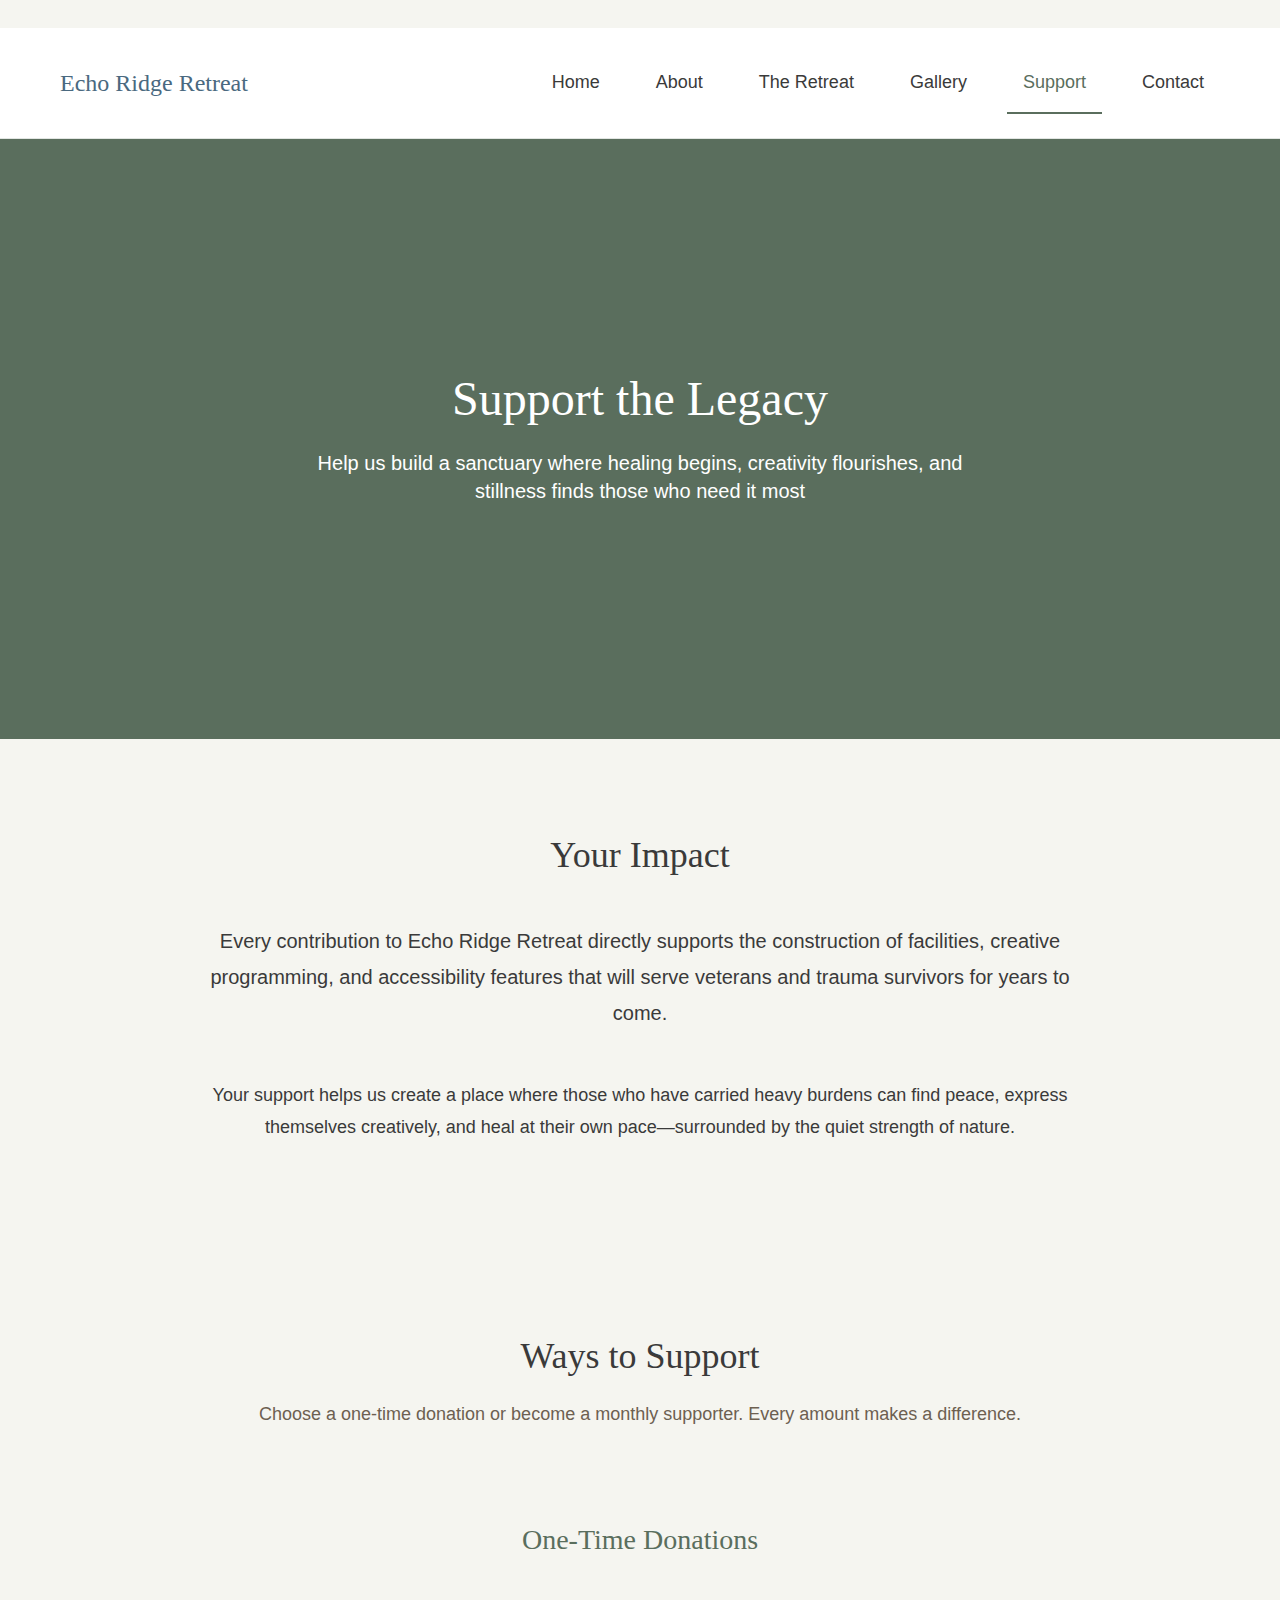
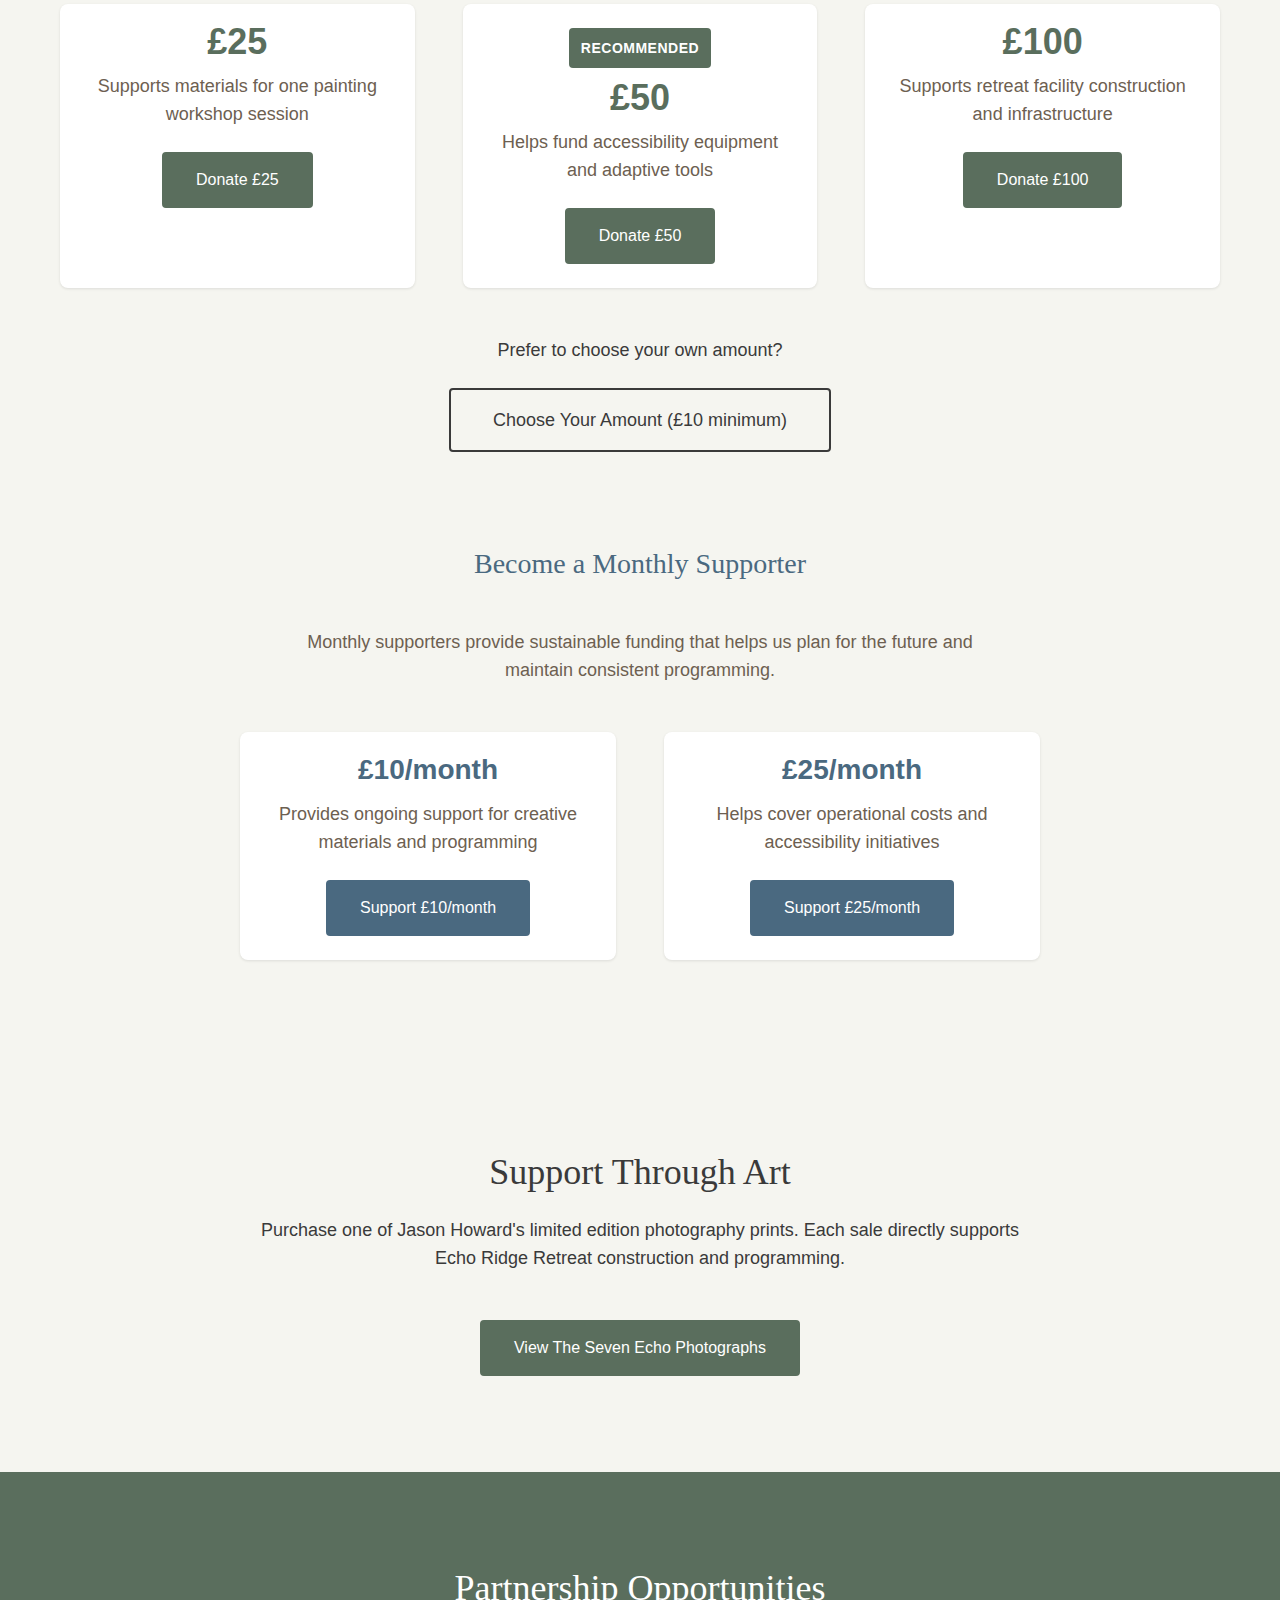
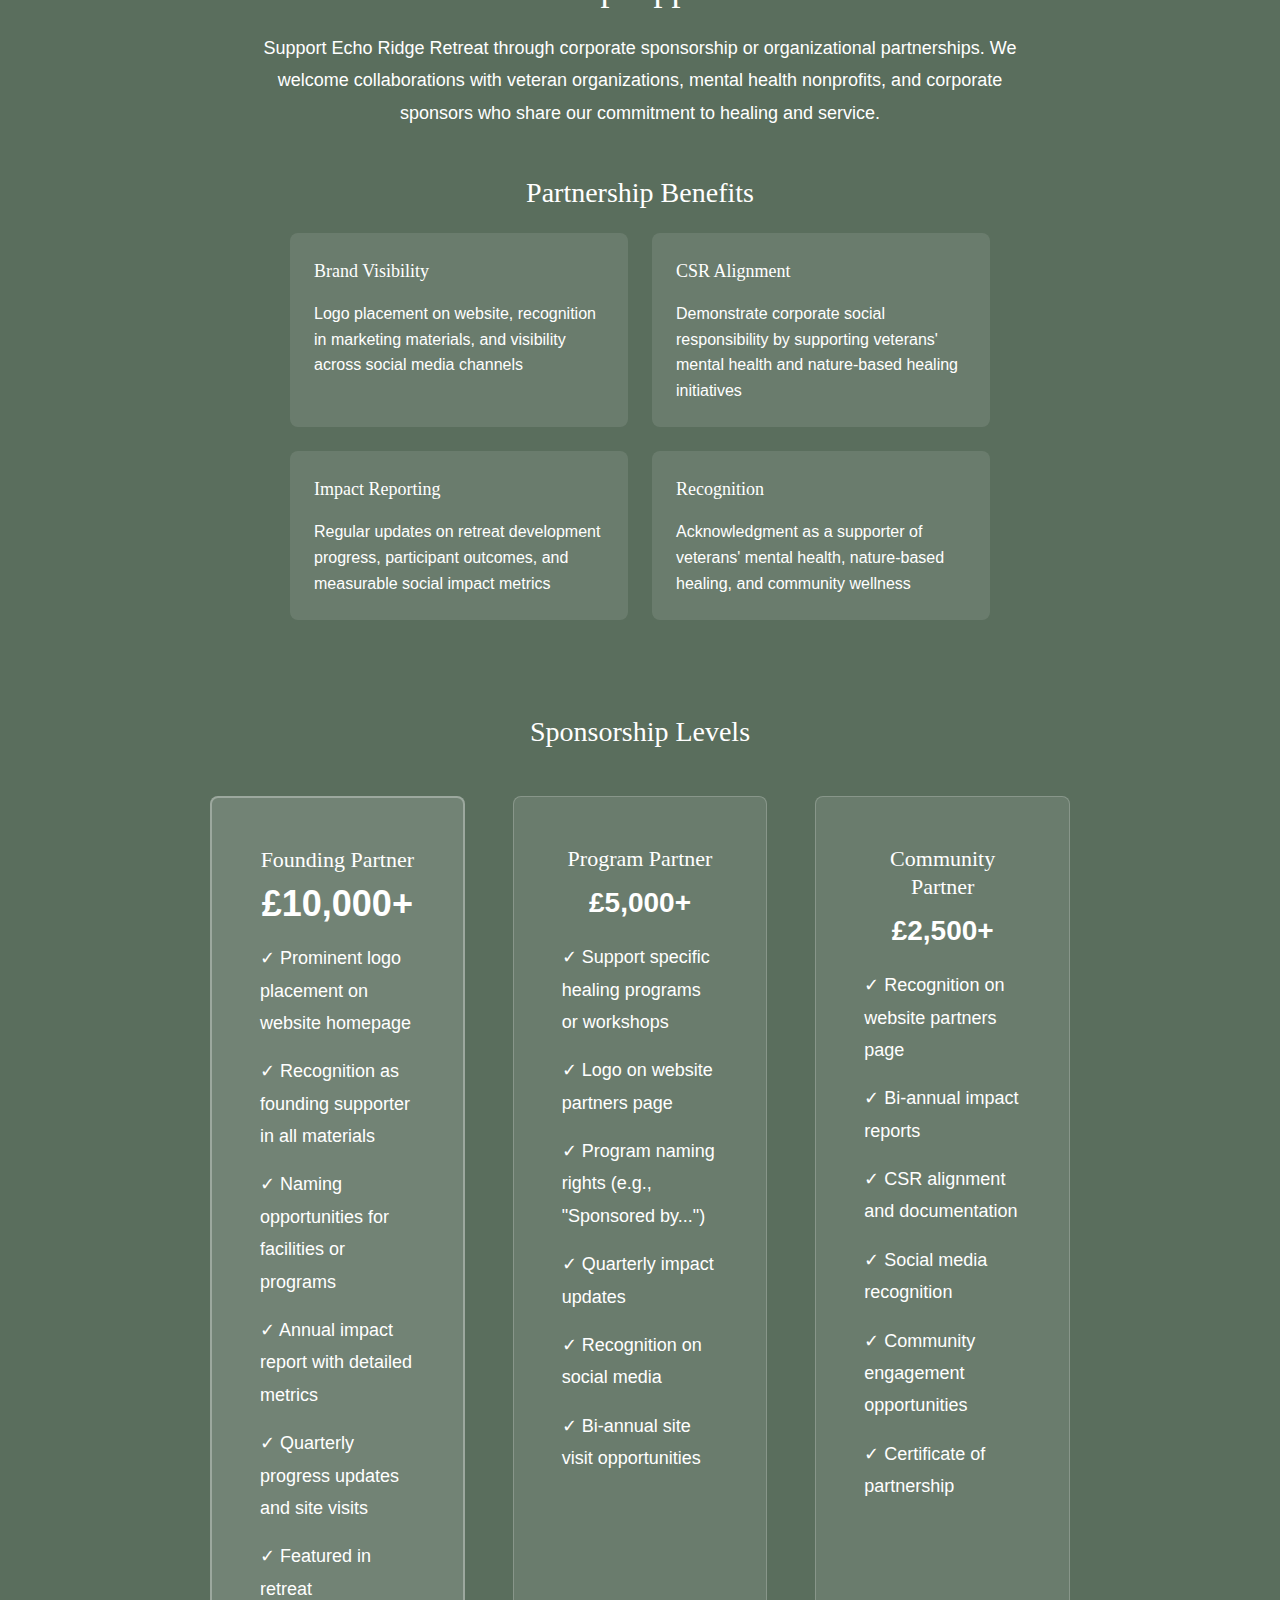
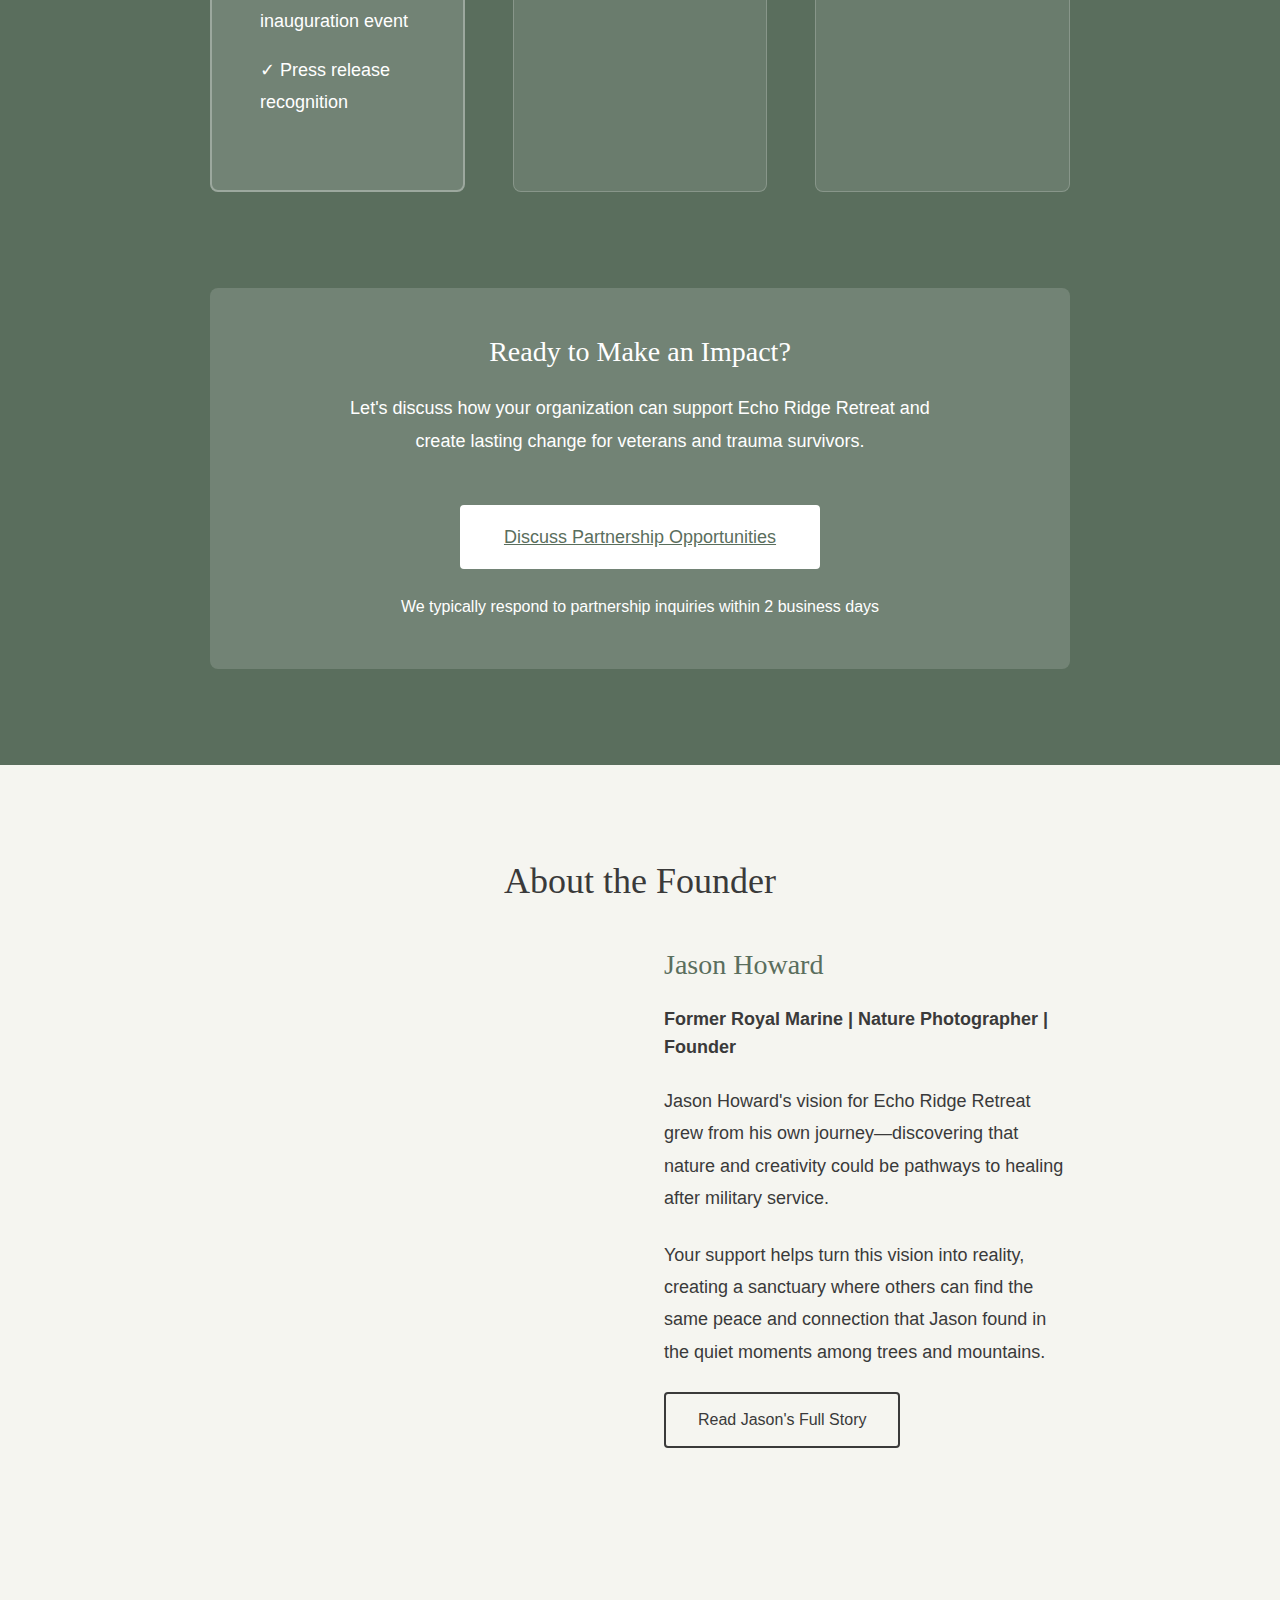
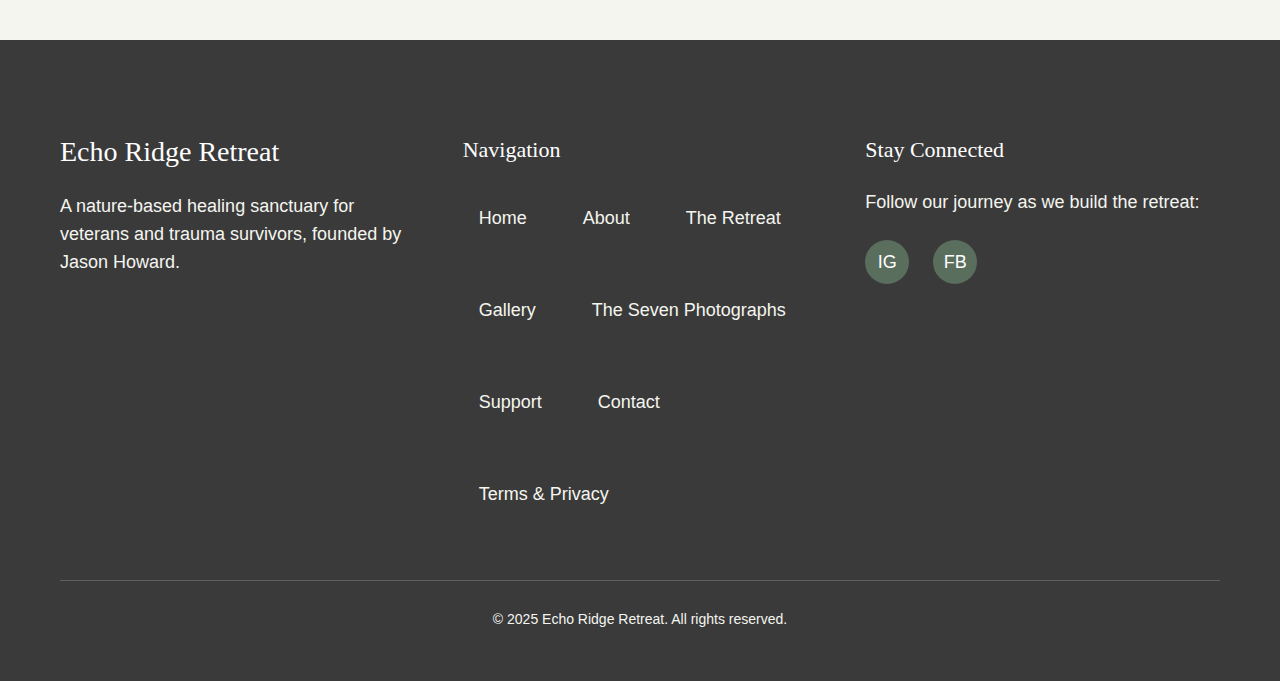
<file: support.html>
<!DOCTYPE html>
<html lang="en">
<head>
  <meta charset="UTF-8">
  <meta name="viewport" content="width=device-width, initial-scale=1.0">
  <meta name="description" content="Support Echo Ridge Retreat through donations or by purchasing limited edition photography prints. Help build this sanctuary for veterans and trauma survivors.">
  <title>Support Echo Ridge Retreat - Donations & Photography Prints</title>

  <!-- Stylesheets -->
  <link rel="stylesheet" href="/css/main.css">
  <link rel="stylesheet" href="/css/layout.css">
  <link rel="stylesheet" href="/css/components.css">
  <link rel="stylesheet" href="/css/accessibility.css">

  <!-- Open Graph meta tags -->
  <meta property="og:title" content="Support Echo Ridge Retreat">
  <meta property="og:description" content="Help build a nature-based healing sanctuary for veterans and trauma survivors">
  <meta property="og:image" content="https://www.echoridgeretreat.com/images/optimized/gallery-2-1920.jpg">
  <meta property="og:url" content="https://www.echoridgeretreat.com/support.html">
  <meta property="og:type" content="website">

  <!-- Canonical URL -->
  <link rel="canonical" href="https://www.echoridgeretreat.com/support.html">
</head>
<body>
  <!-- Skip to main content link -->
  <a href="#main-content" class="skip-link">Skip to main content</a>

  <!-- Header with navigation -->
  <header class="site-header" role="banner">
    <div class="container">
      <div class="flex justify-between align-center" style="padding: var(--spacing-md) 0;">
        <div class="site-logo">
          <a href="/index.html" aria-label="Echo Ridge Retreat - Home">
            <h1 style="font-size: 24px; margin: 0;">Echo Ridge Retreat</h1>
          </a>
        </div>

        <button class="menu-toggle show-mobile"
                aria-label="Toggle navigation menu"
                aria-expanded="false"
                aria-controls="primary-navigation"
                id="menu-toggle">
          <svg width="24" height="24" viewBox="0 0 24 24" fill="none" stroke="currentColor" stroke-width="2" aria-hidden="true">
            <line x1="3" y1="12" x2="21" y2="12"></line>
            <line x1="3" y1="6" x2="21" y2="6"></line>
            <line x1="3" y1="18" x2="21" y2="18"></line>
          </svg>
        </button>

        <nav aria-label="Main navigation" id="primary-navigation" class="hide-mobile">
          <ul class="nav-list">
            <li class="nav-item"><a href="/index.html" class="nav-link">Home</a></li>
            <li class="nav-item"><a href="/about.html" class="nav-link">About</a></li>
            <li class="nav-item"><a href="/retreat.html" class="nav-link">The Retreat</a></li>
            <li class="nav-item"><a href="/gallery.html" class="nav-link">Gallery</a></li>
            <li class="nav-item"><a href="/support.html" class="nav-link" aria-current="page">Support</a></li>
            <li class="nav-item"><a href="/contact.html" class="nav-link">Contact</a></li>
          </ul>
        </nav>
      </div>
    </div>
  </header>

  <!-- Main content -->
  <main id="main-content">
    <!-- Page Hero -->
    <section class="hero bg-sage text-light">
      <div class="hero-content">
        <h1>Support the Legacy</h1>
        <p style="font-size: 20px; max-width: 700px; margin: 0 auto;">
          Help us build a sanctuary where healing begins, creativity flourishes, and stillness finds those who need it most
        </p>
      </div>
    </section>

    <!-- Mission Impact Section -->
    <section class="section-lg">
      <div class="container" style="max-width: 900px;">
        <h2 class="text-center mb-lg">Your Impact</h2>
        <p style="font-size: 20px; line-height: 1.8; text-align: center; margin-bottom: var(--spacing-lg);">
          Every contribution to Echo Ridge Retreat directly supports the construction of facilities, creative programming, and accessibility features that will serve veterans and trauma survivors for years to come.
        </p>
        <p style="font-size: 18px; line-height: 1.8; text-align: center;">
          Your support helps us create a place where those who have carried heavy burdens can find peace, express themselves creatively, and heal at their own pace—surrounded by the quiet strength of nature.
        </p>
      </div>
    </section>

    <!-- Donation Options Section -->
    <section class="section-lg bg-cream">
      <div class="container">
        <h2 class="text-center mb-md">Ways to Support</h2>
        <p class="text-center mb-xl" style="font-size: 18px; max-width: 800px; margin: 0 auto var(--spacing-xl); color: var(--color-warm-neutral);">
          Choose a one-time donation or become a monthly supporter. Every amount makes a difference.
        </p>

        <!-- One-Time Donations -->
        <div class="mb-xl">
          <h3 class="text-center mb-lg" style="color: var(--color-sage-green);">One-Time Donations</h3>
          <div class="grid grid-3 gap-lg">
            <!-- £25 Donation -->
            <div class="card text-center">
              <div class="card-content">
                <p style="font-size: var(--font-size-h2); color: var(--color-sage-green); font-weight: 600; margin-bottom: var(--spacing-sm);">£25</p>
                <p class="mb-md" style="color: var(--color-warm-neutral);">
                  Supports materials for one painting workshop session
                </p>
                <a href="https://buy.stripe.com/PLACEHOLDER"
                   class="button button-primary"
                   role="button"
                   aria-label="Donate £25 to support Echo Ridge Retreat"
                   data-track="begin_checkout"
                   data-amount="25"
                   data-product="donation-25"
                   data-category="donation">
                  Donate £25
                </a>
              </div>
            </div>

            <!-- £50 Donation (Recommended) -->
            <div class="card text-center">
              <div class="card-content">
                <span class="badge badge-recommended mb-sm">Recommended</span>
                <p style="font-size: var(--font-size-h2); color: var(--color-sage-green); font-weight: 600; margin-bottom: var(--spacing-sm);">£50</p>
                <p class="mb-md" style="color: var(--color-warm-neutral);">
                  Helps fund accessibility equipment and adaptive tools
                </p>
                <a href="https://buy.stripe.com/PLACEHOLDER"
                   class="button button-primary"
                   role="button"
                   aria-label="Donate £50 to support Echo Ridge Retreat"
                   data-track="begin_checkout"
                   data-amount="50"
                   data-product="donation-50"
                   data-category="donation">
                  Donate £50
                </a>
              </div>
            </div>

            <!-- £100 Donation -->
            <div class="card text-center">
              <div class="card-content">
                <p style="font-size: var(--font-size-h2); color: var(--color-sage-green); font-weight: 600; margin-bottom: var(--spacing-sm);">£100</p>
                <p class="mb-md" style="color: var(--color-warm-neutral);">
                  Supports retreat facility construction and infrastructure
                </p>
                <a href="https://buy.stripe.com/PLACEHOLDER"
                   class="button button-primary"
                   role="button"
                   aria-label="Donate £100 to support Echo Ridge Retreat"
                   data-track="begin_checkout"
                   data-amount="100"
                   data-product="donation-100"
                   data-category="donation">
                  Donate £100
                </a>
              </div>
            </div>
          </div>

          <!-- Custom Amount -->
          <div class="text-center mt-lg">
            <p class="mb-md" style="font-size: 18px;">Prefer to choose your own amount?</p>
            <a href="https://buy.stripe.com/PLACEHOLDER"
               class="button button-tertiary button-lg"
               role="button"
               aria-label="Donate a custom amount to Echo Ridge Retreat"
               data-track="begin_checkout"
               data-product="donation-custom"
               data-category="donation">
              Choose Your Amount (£10 minimum)
            </a>
          </div>
        </div>

        <!-- Monthly Support -->
        <div>
          <h3 class="text-center mb-lg" style="color: var(--color-slate-blue);">Become a Monthly Supporter</h3>
          <p class="text-center mb-lg" style="max-width: 700px; margin: 0 auto var(--spacing-lg); color: var(--color-warm-neutral);">
            Monthly supporters provide sustainable funding that helps us plan for the future and maintain consistent programming.
          </p>
          <div class="grid grid-2 gap-lg" style="max-width: 800px; margin: 0 auto;">
            <!-- £10/month -->
            <div class="card text-center">
              <div class="card-content">
                <p style="font-size: var(--font-size-h3); color: var(--color-slate-blue); font-weight: 600; margin-bottom: var(--spacing-sm);">£10/month</p>
                <p class="mb-md" style="color: var(--color-warm-neutral);">
                  Provides ongoing support for creative materials and programming
                </p>
                <a href="https://buy.stripe.com/PLACEHOLDER"
                   class="button button-secondary"
                   role="button"
                   aria-label="Become a monthly supporter with £10 per month donation"
                   data-track="begin_checkout"
                   data-amount="10"
                   data-product="monthly-supporter-10"
                   data-category="subscription">
                  Support £10/month
                </a>
              </div>
            </div>

            <!-- £25/month -->
            <div class="card text-center">
              <div class="card-content">
                <p style="font-size: var(--font-size-h3); color: var(--color-slate-blue); font-weight: 600; margin-bottom: var(--spacing-sm);">£25/month</p>
                <p class="mb-md" style="color: var(--color-warm-neutral);">
                  Helps cover operational costs and accessibility initiatives
                </p>
                <a href="https://buy.stripe.com/PLACEHOLDER"
                   class="button button-secondary"
                   role="button"
                   aria-label="Become a monthly supporter with £25 per month donation"
                   data-track="begin_checkout"
                   data-amount="25"
                   data-product="monthly-supporter-25"
                   data-category="subscription">
                  Support £25/month
                </a>
              </div>
            </div>
          </div>
        </div>
      </div>
    </section>

    <!-- The Seven Echo Photographs Section -->
    <section class="section-lg">
      <div class="container">
        <h2 class="text-center mb-md">Support Through Art</h2>
        <p class="text-center mb-lg" style="font-size: 18px; max-width: 800px; margin: 0 auto var(--spacing-lg);">
          Purchase one of Jason Howard's limited edition photography prints. Each sale directly supports Echo Ridge Retreat construction and programming.
        </p>
        <div class="text-center">
          <a href="/photographs.html" class="button button-primary" aria-label="View and purchase The Seven Echo Photographs limited edition prints">
            View The Seven Echo Photographs
          </a>
        </div>
      </div>
    </section>

    <!-- Partnership Opportunities -->
    <section class="section-lg bg-sage text-light">
      <div class="container" style="max-width: 900px;">
        <h2 class="text-center mb-md">Partnership Opportunities</h2>
        <p class="mb-lg" style="font-size: 18px; line-height: 1.8; text-align: center; max-width: 800px; margin: 0 auto var(--spacing-lg);">
          Support Echo Ridge Retreat through corporate sponsorship or organizational partnerships. We welcome collaborations with veteran organizations, mental health nonprofits, and corporate sponsors who share our commitment to healing and service.
        </p>

        <!-- Partnership Benefits Overview -->
        <div class="mb-xl">
          <h3 class="text-center mb-md" style="color: var(--color-white);">Partnership Benefits</h3>
          <div class="grid grid-2 gap-md mb-lg" style="max-width: 700px; margin: 0 auto;">
            <div style="background-color: rgba(255, 255, 255, 0.1); padding: var(--spacing-md); border-radius: var(--radius-md);">
              <h4 style="color: var(--color-white); margin-bottom: var(--spacing-sm); font-size: var(--font-size-h5);">Brand Visibility</h4>
              <p style="font-size: 16px; line-height: 1.6;">Logo placement on website, recognition in marketing materials, and visibility across social media channels</p>
            </div>
            <div style="background-color: rgba(255, 255, 255, 0.1); padding: var(--spacing-md); border-radius: var(--radius-md);">
              <h4 style="color: var(--color-white); margin-bottom: var(--spacing-sm); font-size: var(--font-size-h5);">CSR Alignment</h4>
              <p style="font-size: 16px; line-height: 1.6;">Demonstrate corporate social responsibility by supporting veterans' mental health and nature-based healing initiatives</p>
            </div>
            <div style="background-color: rgba(255, 255, 255, 0.1); padding: var(--spacing-md); border-radius: var(--radius-md);">
              <h4 style="color: var(--color-white); margin-bottom: var(--spacing-sm); font-size: var(--font-size-h5);">Impact Reporting</h4>
              <p style="font-size: 16px; line-height: 1.6;">Regular updates on retreat development progress, participant outcomes, and measurable social impact metrics</p>
            </div>
            <div style="background-color: rgba(255, 255, 255, 0.1); padding: var(--spacing-md); border-radius: var(--radius-md);">
              <h4 style="color: var(--color-white); margin-bottom: var(--spacing-sm); font-size: var(--font-size-h5);">Recognition</h4>
              <p style="font-size: 16px; line-height: 1.6;">Acknowledgment as a supporter of veterans' mental health, nature-based healing, and community wellness</p>
            </div>
          </div>
        </div>

        <!-- Sponsorship Tiers -->
        <h3 class="text-center mb-lg" style="color: var(--color-white);">Sponsorship Levels</h3>
        <div class="grid grid-3 gap-lg mb-xl">
          <!-- Founding Partner -->
          <div style="background-color: rgba(255, 255, 255, 0.15); padding: var(--spacing-lg); border-radius: var(--radius-md); border: 2px solid rgba(255, 255, 255, 0.3);">
            <div class="text-center mb-md">
              <h4 style="color: var(--color-white); margin-bottom: var(--spacing-sm); font-size: var(--font-size-h4);">Founding Partner</h4>
              <p style="font-size: var(--font-size-h2); font-weight: 600; color: var(--color-white);">£10,000+</p>
            </div>
            <ul style="text-align: left; list-style: none; padding: 0; line-height: 1.8;">
              <li style="margin-bottom: var(--spacing-sm);">✓ Prominent logo placement on website homepage</li>
              <li style="margin-bottom: var(--spacing-sm);">✓ Recognition as founding supporter in all materials</li>
              <li style="margin-bottom: var(--spacing-sm);">✓ Naming opportunities for facilities or programs</li>
              <li style="margin-bottom: var(--spacing-sm);">✓ Annual impact report with detailed metrics</li>
              <li style="margin-bottom: var(--spacing-sm);">✓ Quarterly progress updates and site visits</li>
              <li style="margin-bottom: var(--spacing-sm);">✓ Featured in retreat inauguration event</li>
              <li style="margin-bottom: var(--spacing-sm);">✓ Press release recognition</li>
            </ul>
          </div>

          <!-- Program Partner -->
          <div style="background-color: rgba(255, 255, 255, 0.1); padding: var(--spacing-lg); border-radius: var(--radius-md); border: 1px solid rgba(255, 255, 255, 0.2);">
            <div class="text-center mb-md">
              <h4 style="color: var(--color-white); margin-bottom: var(--spacing-sm); font-size: var(--font-size-h4);">Program Partner</h4>
              <p style="font-size: var(--font-size-h3); font-weight: 600; color: var(--color-white);">£5,000+</p>
            </div>
            <ul style="text-align: left; list-style: none; padding: 0; line-height: 1.8;">
              <li style="margin-bottom: var(--spacing-sm);">✓ Support specific healing programs or workshops</li>
              <li style="margin-bottom: var(--spacing-sm);">✓ Logo on website partners page</li>
              <li style="margin-bottom: var(--spacing-sm);">✓ Program naming rights (e.g., "Sponsored by...")</li>
              <li style="margin-bottom: var(--spacing-sm);">✓ Quarterly impact updates</li>
              <li style="margin-bottom: var(--spacing-sm);">✓ Recognition on social media</li>
              <li style="margin-bottom: var(--spacing-sm);">✓ Bi-annual site visit opportunities</li>
            </ul>
          </div>

          <!-- Community Partner -->
          <div style="background-color: rgba(255, 255, 255, 0.1); padding: var(--spacing-lg); border-radius: var(--radius-md); border: 1px solid rgba(255, 255, 255, 0.2);">
            <div class="text-center mb-md">
              <h4 style="color: var(--color-white); margin-bottom: var(--spacing-sm); font-size: var(--font-size-h4);">Community Partner</h4>
              <p style="font-size: var(--font-size-h3); font-weight: 600; color: var(--color-white);">£2,500+</p>
            </div>
            <ul style="text-align: left; list-style: none; padding: 0; line-height: 1.8;">
              <li style="margin-bottom: var(--spacing-sm);">✓ Recognition on website partners page</li>
              <li style="margin-bottom: var(--spacing-sm);">✓ Bi-annual impact reports</li>
              <li style="margin-bottom: var(--spacing-sm);">✓ CSR alignment and documentation</li>
              <li style="margin-bottom: var(--spacing-sm);">✓ Social media recognition</li>
              <li style="margin-bottom: var(--spacing-sm);">✓ Community engagement opportunities</li>
              <li style="margin-bottom: var(--spacing-sm);">✓ Certificate of partnership</li>
            </ul>
          </div>
        </div>

        <!-- Call to Action -->
        <div style="background-color: rgba(255, 255, 255, 0.15); padding: var(--spacing-lg); border-radius: var(--radius-md); text-align: center;">
          <h3 style="color: var(--color-white); margin-bottom: var(--spacing-md);">Ready to Make an Impact?</h3>
          <p class="mb-lg" style="font-size: 18px; line-height: 1.8; max-width: 600px; margin: 0 auto var(--spacing-lg);">
            Let's discuss how your organization can support Echo Ridge Retreat and create lasting change for veterans and trauma survivors.
          </p>
          <a href="/contact.html?inquiry=partnership"
             class="button button-primary button-lg"
             style="background-color: var(--color-white); color: var(--color-sage-green); border-color: var(--color-white);"
             data-track="cta_click"
             data-label="Partnership Inquiry from Support Page">
            Discuss Partnership Opportunities
          </a>
          <p class="mt-md" style="font-size: 16px;">
            We typically respond to partnership inquiries within 2 business days
          </p>
        </div>
      </div>
    </section>

    <!-- Jason Howard Background -->
    <section class="section-lg bg-cream">
      <div class="container" style="max-width: 900px;">
        <h2 class="text-center mb-lg">About the Founder</h2>
        <div class="grid grid-2 gap-lg align-center">
          <div>
            <picture>
              <source
                srcset="/images/optimized/gallery-3-600.avif 600w,
                        /images/optimized/gallery-3-1024.avif 1024w"
                type="image/avif">
              <source
                srcset="/images/optimized/gallery-3-600.webp 600w,
                        /images/optimized/gallery-3-1024.webp 1024w"
                type="image/webp">
              <img
                src="/images/optimized/gallery-3-600.jpg"
                srcset="/images/optimized/gallery-3-600.jpg 600w,
                        /images/optimized/gallery-3-1024.jpg 1024w"
                sizes="(max-width: 767px) 100vw, 50vw"
                alt="Jason Howard, founder of Echo Ridge Retreat"
                style="border-radius: var(--radius-md);"
                loading="lazy">
            </picture>
          </div>
          <div>
            <h3 class="mb-md" style="color: var(--color-sage-green);">Jason Howard</h3>
            <p class="mb-md" style="font-weight: 600;">Former Royal Marine | Nature Photographer | Founder</p>
            <p class="mb-md" style="line-height: 1.8;">
              Jason Howard's vision for Echo Ridge Retreat grew from his own journey—discovering that nature and creativity could be pathways to healing after military service.
            </p>
            <p style="line-height: 1.8;">
              Your support helps turn this vision into reality, creating a sanctuary where others can find the same peace and connection that Jason found in the quiet moments among trees and mountains.
            </p>
            <div class="mt-md">
              <a href="/about.html" class="button button-tertiary">
                Read Jason's Full Story
              </a>
            </div>
          </div>
        </div>
      </div>
    </section>
  </main>

  <!-- Footer -->
  <footer class="site-footer" role="contentinfo">
    <div class="container">
      <div class="grid grid-3 gap-lg mb-lg">
        <div>
          <h3 style="color: var(--color-white); margin-bottom: var(--spacing-md);">Echo Ridge Retreat</h3>
          <p style="color: var(--color-soft-cream); margin-bottom: var(--spacing-md);">
            A nature-based healing sanctuary for veterans and trauma survivors, founded by Jason Howard.
          </p>
        </div>
        <div>
          <h4 style="color: var(--color-white); margin-bottom: var(--spacing-md);">Navigation</h4>
          <nav aria-label="Footer navigation">
            <ul class="footer-nav">
              <li><a href="/index.html" class="nav-link">Home</a></li>
              <li><a href="/about.html" class="nav-link">About</a></li>
              <li><a href="/retreat.html" class="nav-link">The Retreat</a></li>
              <li><a href="/gallery.html" class="nav-link">Gallery</a></li>
              <li><a href="/photographs.html" class="nav-link">The Seven Photographs</a></li>
              <li><a href="/support.html" class="nav-link">Support</a></li>
              <li><a href="/contact.html" class="nav-link">Contact</a></li>
              <li><a href="/terms.html" class="nav-link">Terms & Privacy</a></li>
            </ul>
          </nav>
        </div>
        <div>
          <h4 style="color: var(--color-white); margin-bottom: var(--spacing-md);">Stay Connected</h4>
          <p style="color: var(--color-soft-cream); margin-bottom: var(--spacing-md);">
            Follow our journey as we build the retreat:
          </p>
          <div class="social-links">
            <a href="https://instagram.com/echoridgeretreat"
               class="social-link"
               target="_blank"
               rel="noopener noreferrer"
               aria-label="Follow us on Instagram"
               data-track="social_click"
               data-platform="instagram">
              <span aria-hidden="true">IG</span>
            </a>
            <a href="https://facebook.com/EchoRidgeRetreat"
               class="social-link"
               target="_blank"
               rel="noopener noreferrer"
               aria-label="Follow us on Facebook"
               data-track="social_click"
               data-platform="facebook">
              <span aria-hidden="true">FB</span>
            </a>
          </div>
        </div>
      </div>
      <div class="text-center" style="padding-top: var(--spacing-md); border-top: 1px solid rgba(245, 245, 240, 0.2);">
        <p style="color: var(--color-soft-cream); font-size: var(--font-size-small);">
          &copy; 2025 Echo Ridge Retreat. All rights reserved.
        </p>
      </div>
    </div>
  </footer>

  <!-- Scripts -->
  <script src="/js/main.js" defer></script>
  <script src="/js/analytics.js" defer></script>
</body>
</html>
</file>
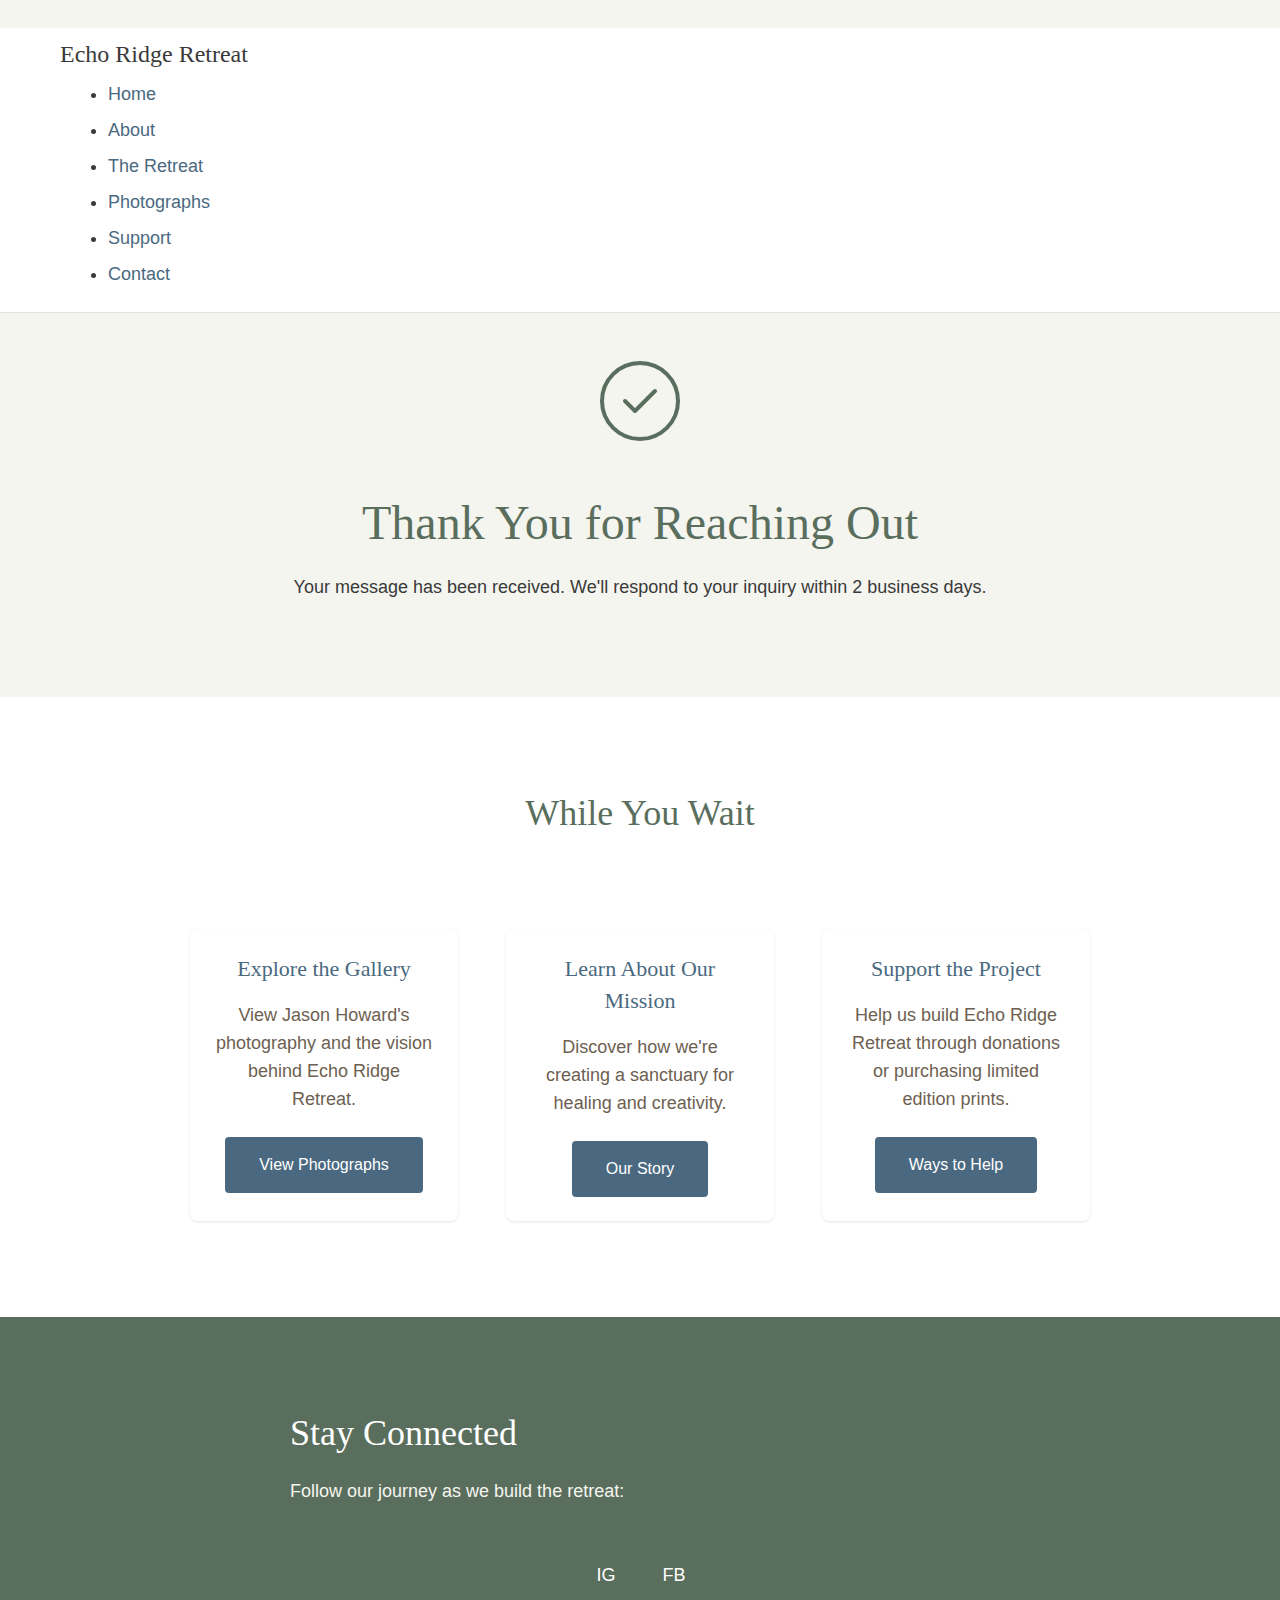
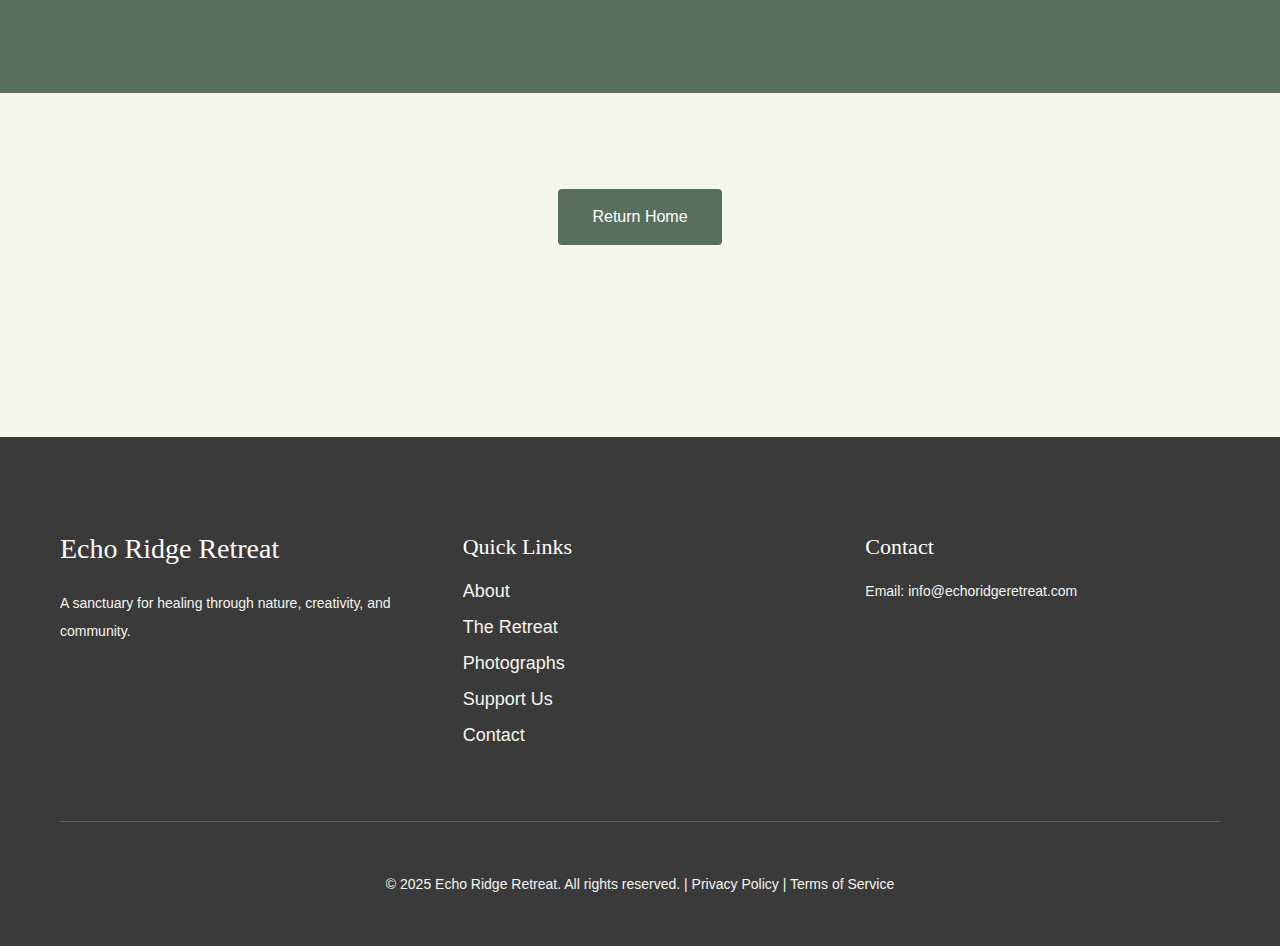
<file: thank-you-contact.html>
<!DOCTYPE html>
<html lang="en">
<head>
  <meta charset="UTF-8">
  <meta name="viewport" content="width=device-width, initial-scale=1.0">
  <meta name="description" content="Thank you for reaching out to Echo Ridge Retreat. We'll respond to your inquiry within 2 business days.">
  <meta name="robots" content="noindex, nofollow">

  <title>Thank You for Contacting Us | Echo Ridge Retreat</title>

  <!-- CSS -->
  <link rel="stylesheet" href="/css/main.css">
  <link rel="stylesheet" href="/css/layout.css">
  <link rel="stylesheet" href="/css/components.css">
  <link rel="stylesheet" href="/css/accessibility.css">

  <!-- Schema.org Structured Data -->
  <script type="application/ld+json">
  {
    "@context": "https://schema.org",
    "@type": "NGO",
    "name": "Echo Ridge Retreat",
    "description": "A nature-based healing sanctuary for veterans and trauma survivors",
    "url": "https://www.echoridgeretreat.com",
    "logo": "https://www.echoridgeretreat.com/assets/logo.svg",
    "sameAs": [
      "https://instagram.com/echoridgeretreat",
      "https://facebook.com/EchoRidgeRetreat"
    ],
    "founder": {
      "@type": "Person",
      "name": "Jason Howard",
      "jobTitle": "Founder & Photographer",
      "description": "Former Royal Marine and nature photographer"
    }
  }
  </script>
</head>
<body>
  <!-- Skip Link for Accessibility -->
  <a href="#main-content" class="skip-link">Skip to main content</a>

  <!-- Site Header -->
  <header class="site-header">
    <div class="container">
      <nav class="navbar" aria-label="Primary navigation">
        <div class="navbar-brand">
          <a href="/index.html" class="logo-link">
            <h1 class="logo">Echo Ridge Retreat</h1>
          </a>
          <button
            id="menu-toggle"
            class="menu-toggle"
            aria-expanded="false"
            aria-controls="primary-navigation"
            aria-label="Toggle navigation menu">
            <span class="menu-icon"></span>
          </button>
        </div>
        <ul id="primary-navigation" class="nav-menu hide-mobile" role="list">
          <li><a href="/index.html">Home</a></li>
          <li><a href="/about.html">About</a></li>
          <li><a href="/retreat.html">The Retreat</a></li>
          <li><a href="/photographs.html">Photographs</a></li>
          <li><a href="/support.html">Support</a></li>
          <li><a href="/contact.html">Contact</a></li>
        </ul>
      </nav>
    </div>
  </header>

  <!-- Main Content -->
  <main id="main-content">

    <!-- Success Confirmation Section -->
    <section class="section-xl">
      <div class="container">
        <div style="max-width: 700px; margin: 0 auto; text-align: center;">

          <!-- Success Icon -->
          <div style="margin-bottom: var(--spacing-lg);">
            <svg width="80" height="80" viewBox="0 0 80 80" fill="none" xmlns="http://www.w3.org/2000/svg" aria-label="Success" role="img">
              <circle cx="40" cy="40" r="38" stroke="#5a6e5d" stroke-width="4"/>
              <path d="M25 40L35 50L55 30" stroke="#5a6e5d" stroke-width="4" stroke-linecap="round" stroke-linejoin="round"/>
            </svg>
          </div>

          <h1 style="color: var(--color-sage-green); margin-bottom: var(--spacing-md);">Thank You for Reaching Out</h1>

          <p class="text-large" style="margin-bottom: var(--spacing-lg);">
            Your message has been received. We'll respond to your inquiry within 2 business days.
          </p>

        </div>
      </div>
    </section>

    <!-- While You Wait Section -->
    <section class="section-lg" style="background-color: var(--color-white);">
      <div class="container">
        <div style="max-width: 900px; margin: 0 auto;">
          <h2 style="color: var(--color-sage-green); text-align: center; margin-bottom: var(--spacing-xl);">While You Wait</h2>

          <div class="grid grid-3 gap-lg">

            <!-- Explore Gallery -->
            <div class="card text-center">
              <div class="card-content">
                <h3 class="card-title" style="color: var(--color-slate-blue);">Explore the Gallery</h3>
                <p class="card-description" style="margin-bottom: var(--spacing-md);">
                  View Jason Howard's photography and the vision behind Echo Ridge Retreat.
                </p>
                <a href="/photographs.html"
                   class="button button-secondary"
                   data-track="cta_click"
                   data-label="View Gallery from Thank You Contact Page">
                  View Photographs
                </a>
              </div>
            </div>

            <!-- Learn About Mission -->
            <div class="card text-center">
              <div class="card-content">
                <h3 class="card-title" style="color: var(--color-slate-blue);">Learn About Our Mission</h3>
                <p class="card-description" style="margin-bottom: var(--spacing-md);">
                  Discover how we're creating a sanctuary for healing and creativity.
                </p>
                <a href="/about.html"
                   class="button button-secondary"
                   data-track="cta_click"
                   data-label="Our Story from Thank You Contact Page">
                  Our Story
                </a>
              </div>
            </div>

            <!-- Support the Project -->
            <div class="card text-center">
              <div class="card-content">
                <h3 class="card-title" style="color: var(--color-slate-blue);">Support the Project</h3>
                <p class="card-description" style="margin-bottom: var(--spacing-md);">
                  Help us build Echo Ridge Retreat through donations or purchasing limited edition prints.
                </p>
                <a href="/support.html"
                   class="button button-secondary"
                   data-track="cta_click"
                   data-label="Ways to Help from Thank You Contact Page">
                  Ways to Help
                </a>
              </div>
            </div>

          </div>
        </div>
      </div>
    </section>

    <!-- Stay Connected Section -->
    <section class="section-lg" style="background-color: var(--color-sage-green); color: var(--color-white);">
      <div class="container">
        <div style="max-width: 700px; margin: 0 auto; text-center;">
          <h2 style="color: var(--color-white); margin-bottom: var(--spacing-md);">Stay Connected</h2>
          <p style="margin-bottom: var(--spacing-lg); color: var(--color-soft-cream);">
            Follow our journey as we build the retreat:
          </p>
          <div class="social-links" style="justify-content: center;">
            <a href="https://instagram.com/echoridgeretreat"
               class="social-link"
               target="_blank"
               rel="noopener noreferrer"
               aria-label="Follow us on Instagram"
               data-track="social_click"
               data-platform="instagram">
              <span aria-hidden="true">IG</span>
            </a>
            <a href="https://facebook.com/EchoRidgeRetreat"
               class="social-link"
               target="_blank"
               rel="noopener noreferrer"
               aria-label="Follow us on Facebook"
               data-track="social_click"
               data-platform="facebook">
              <span aria-hidden="true">FB</span>
            </a>
          </div>
        </div>
      </div>
    </section>

    <!-- Return Home Section -->
    <section class="section-lg">
      <div class="container text-center">
        <a href="/index.html"
           class="button button-primary"
           data-track="cta_click"
           data-label="Return Home from Thank You Contact Page">
          Return Home
        </a>
      </div>
    </section>

  </main>

  <!-- Site Footer -->
  <footer class="site-footer">
    <div class="container">
      <div class="grid grid-3 gap-lg mb-lg">
        <div>
          <h3 style="color: var(--color-white); margin-bottom: var(--spacing-md);">Echo Ridge Retreat</h3>
          <p style="color: var(--color-soft-cream); font-size: var(--font-size-small);">
            A sanctuary for healing through nature, creativity, and community.
          </p>
        </div>
        <div>
          <h4 style="color: var(--color-white); margin-bottom: var(--spacing-sm);">Quick Links</h4>
          <ul style="list-style: none; padding: 0;">
            <li style="margin-bottom: var(--spacing-xs);"><a href="/about.html" style="color: var(--color-soft-cream);">About</a></li>
            <li style="margin-bottom: var(--spacing-xs);"><a href="/retreat.html" style="color: var(--color-soft-cream);">The Retreat</a></li>
            <li style="margin-bottom: var(--spacing-xs);"><a href="/photographs.html" style="color: var(--color-soft-cream);">Photographs</a></li>
            <li style="margin-bottom: var(--spacing-xs);"><a href="/support.html" style="color: var(--color-soft-cream);">Support Us</a></li>
            <li style="margin-bottom: var(--spacing-xs);"><a href="/contact.html" style="color: var(--color-soft-cream);">Contact</a></li>
          </ul>
        </div>
        <div>
          <h4 style="color: var(--color-white); margin-bottom: var(--spacing-sm);">Contact</h4>
          <p style="color: var(--color-soft-cream); font-size: var(--font-size-small);">
            Email: <a href="mailto:info@echoridgeretreat.com" style="color: var(--color-soft-cream);">info@echoridgeretreat.com</a>
          </p>
        </div>
      </div>
      <hr style="border-color: rgba(245, 245, 240, 0.2); margin: var(--spacing-lg) 0;">
      <div class="text-center">
        <p style="color: var(--color-soft-cream); font-size: var(--font-size-small);">
          &copy; 2025 Echo Ridge Retreat. All rights reserved. | <a href="/privacy.html" style="color: var(--color-soft-cream);">Privacy Policy</a> | <a href="/terms.html" style="color: var(--color-soft-cream);">Terms of Service</a>
        </p>
      </div>
    </div>
  </footer>

  <!-- JavaScript -->
  <script src="/js/main.js" defer></script>
  <script src="/js/analytics.js" defer></script>
  <script>
    // Track successful form submission
    if (typeof gtag !== 'undefined') {
      gtag('event', 'form_submit_success', {
        'event_category': 'engagement',
        'event_label': 'contact'
      });
    }
  </script>
</body>
</html>
</file>
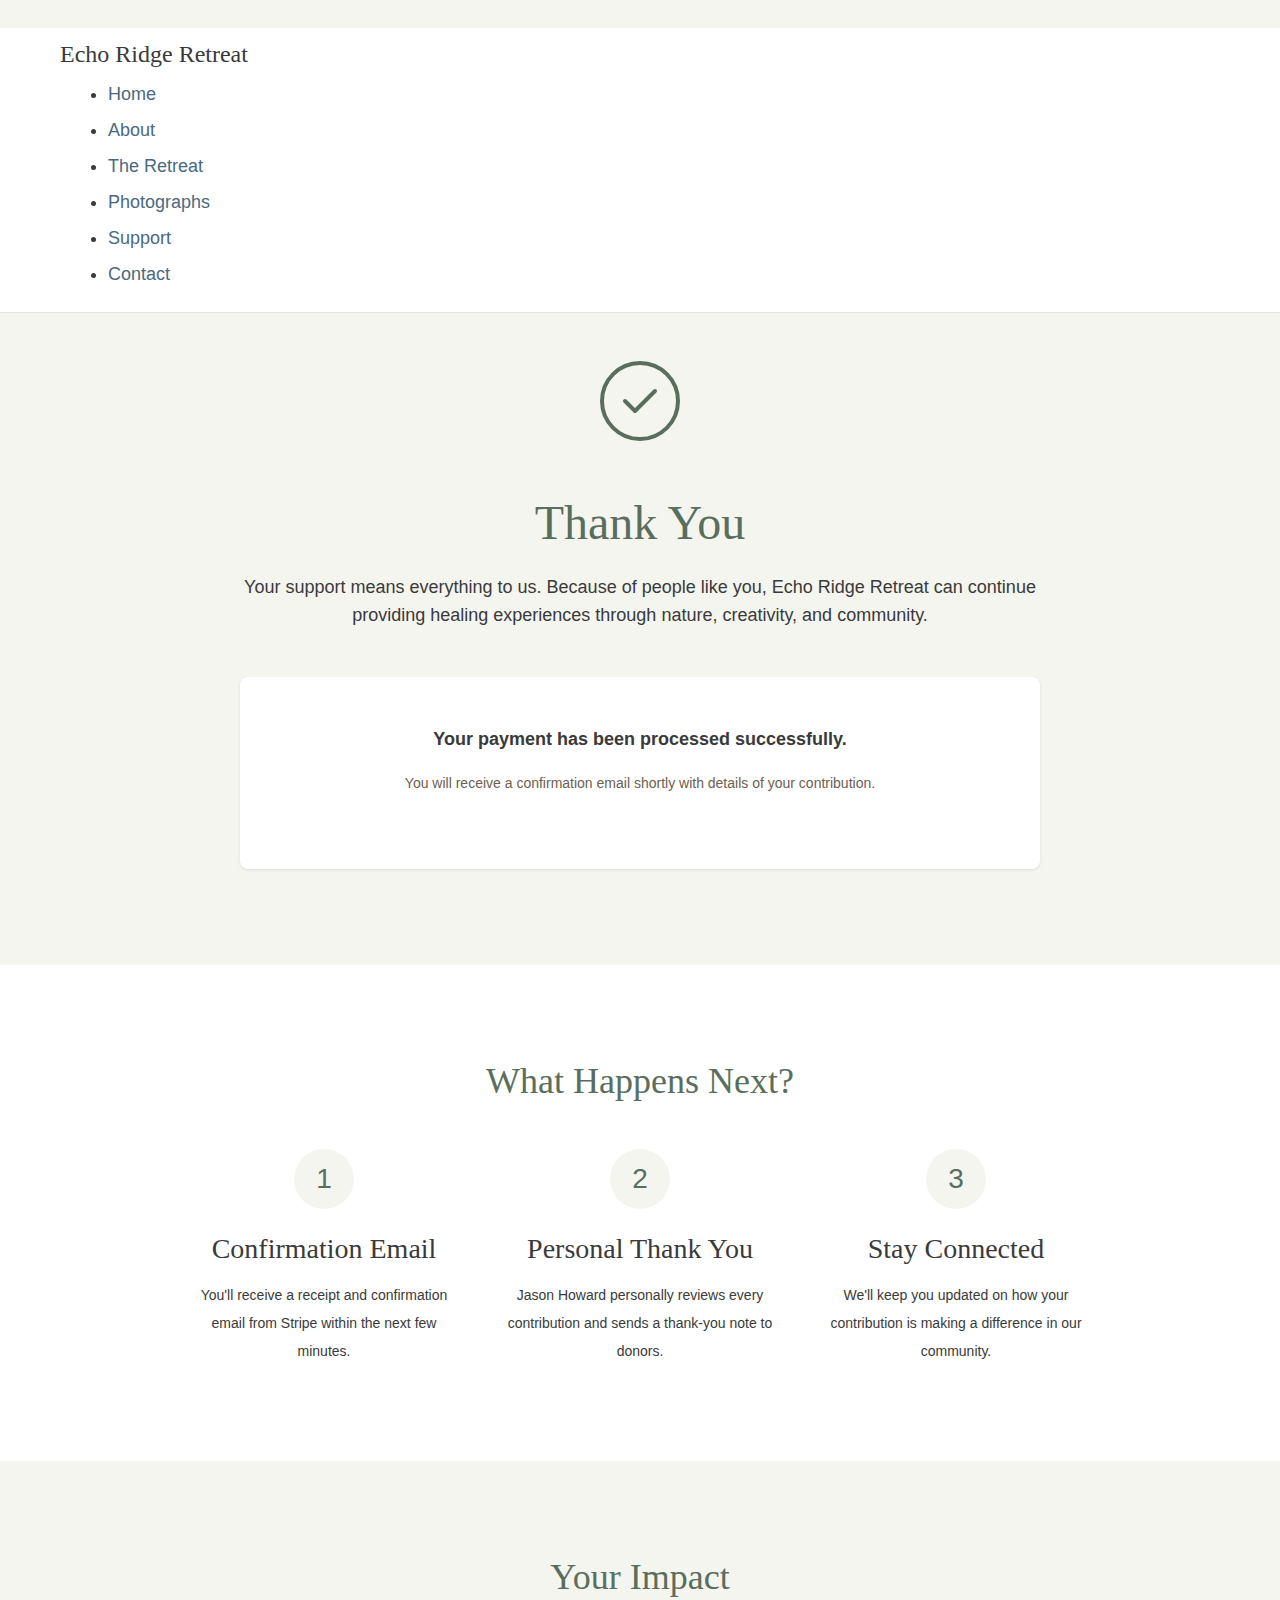
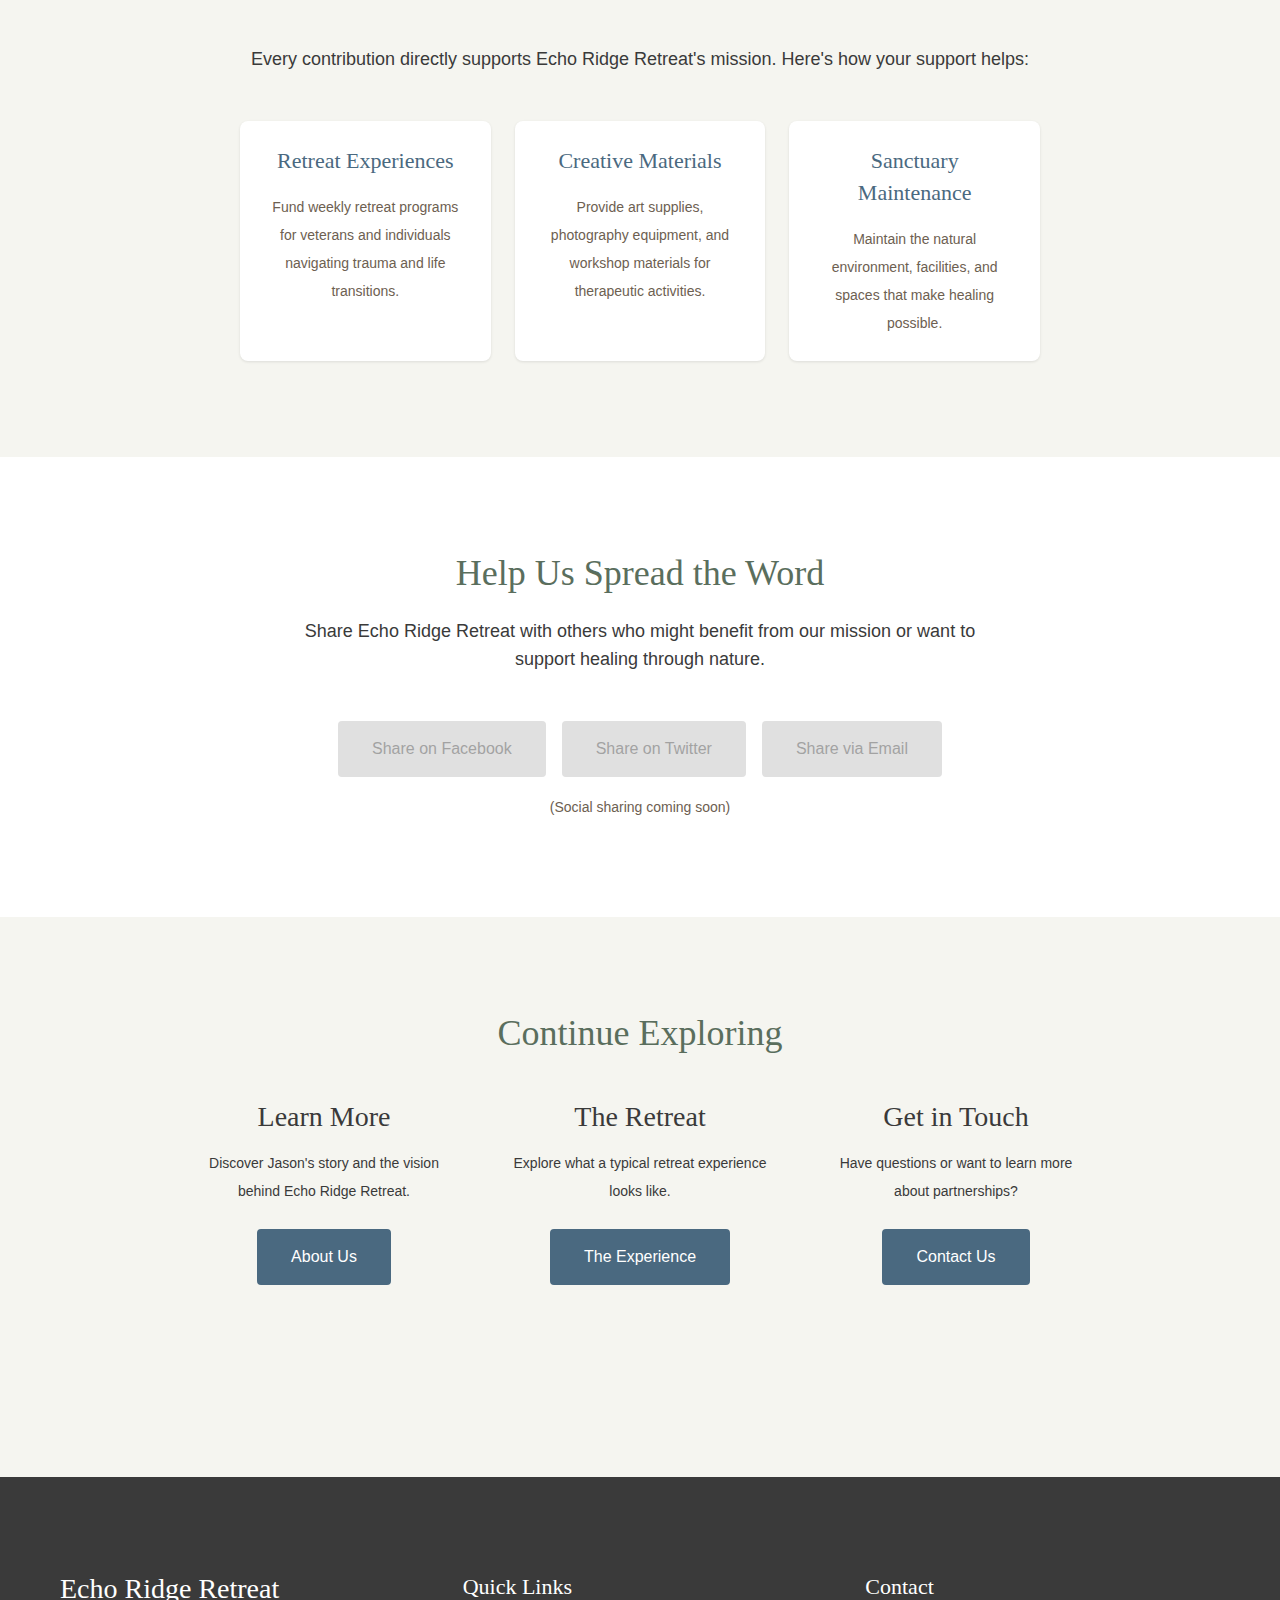
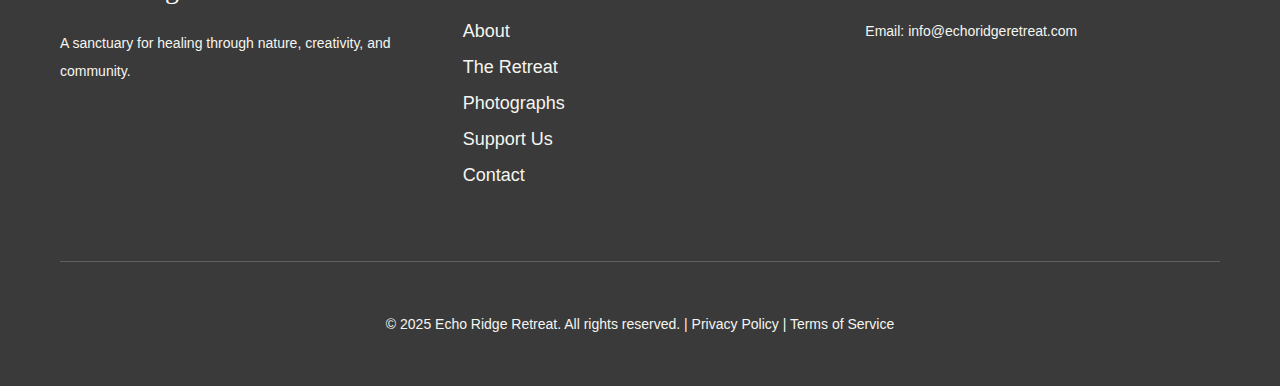
<file: thank-you.html>
<!DOCTYPE html>
<html lang="en">
<head>
  <meta charset="UTF-8">
  <meta name="viewport" content="width=device-width, initial-scale=1.0">
  <meta name="description" content="Thank you for supporting Echo Ridge Retreat. Your contribution helps provide healing experiences through nature and creativity.">
  <meta name="robots" content="noindex, nofollow">

  <title>Thank You | Echo Ridge Retreat</title>

  <!-- CSS -->
  <link rel="stylesheet" href="/css/main.css">
  <link rel="stylesheet" href="/css/layout.css">
  <link rel="stylesheet" href="/css/components.css">
  <link rel="stylesheet" href="/css/accessibility.css">
</head>
<body>
  <!-- Skip Link for Accessibility -->
  <a href="#main-content" class="skip-link">Skip to main content</a>

  <!-- Site Header -->
  <header class="site-header">
    <div class="container">
      <nav class="navbar" aria-label="Primary navigation">
        <div class="navbar-brand">
          <a href="/index.html" class="logo-link">
            <h1 class="logo">Echo Ridge Retreat</h1>
          </a>
          <button
            id="menu-toggle"
            class="menu-toggle"
            aria-expanded="false"
            aria-controls="primary-navigation"
            aria-label="Toggle navigation menu">
            <span class="menu-icon"></span>
          </button>
        </div>
        <ul id="primary-navigation" class="nav-menu hide-mobile" role="list">
          <li><a href="/index.html">Home</a></li>
          <li><a href="/about.html">About</a></li>
          <li><a href="/retreat.html">The Retreat</a></li>
          <li><a href="/photographs.html">Photographs</a></li>
          <li><a href="/support.html">Support</a></li>
          <li><a href="/contact.html">Contact</a></li>
        </ul>
      </nav>
    </div>
  </header>

  <!-- Main Content -->
  <main id="main-content">

    <!-- Thank You Hero Section -->
    <section class="section-xl">
      <div class="container">
        <div style="max-width: 800px; margin: 0 auto; text-align: center;">

          <!-- Success Icon -->
          <div style="margin-bottom: var(--spacing-lg);">
            <svg width="80" height="80" viewBox="0 0 80 80" fill="none" xmlns="http://www.w3.org/2000/svg" aria-hidden="true">
              <circle cx="40" cy="40" r="38" stroke="#5a6e5d" stroke-width="4"/>
              <path d="M25 40L35 50L55 30" stroke="#5a6e5d" stroke-width="4" stroke-linecap="round" stroke-linejoin="round"/>
            </svg>
          </div>

          <h1 style="color: var(--color-sage-green); margin-bottom: var(--spacing-md);">Thank You</h1>

          <p class="text-large" style="margin-bottom: var(--spacing-lg);">
            Your support means everything to us. Because of people like you, Echo Ridge Retreat can continue providing healing experiences through nature, creativity, and community.
          </p>

          <!-- Payment Confirmation Message -->
          <div id="confirmation-message" class="card" style="background-color: var(--color-white); padding: var(--spacing-lg); margin-bottom: var(--spacing-lg);">
            <p style="color: var(--color-charcoal); margin-bottom: var(--spacing-sm);">
              <strong>Your payment has been processed successfully.</strong>
            </p>
            <p style="font-size: var(--font-size-small); color: var(--color-warm-neutral);">
              You will receive a confirmation email shortly with details of your contribution.
            </p>
            <p id="session-id-display" style="font-size: var(--font-size-small); color: var(--color-warm-neutral); margin-top: var(--spacing-sm);">
              <!-- Session ID will be inserted here via JavaScript -->
            </p>
          </div>

        </div>
      </div>
    </section>

    <!-- What Happens Next Section -->
    <section class="section-lg" style="background-color: var(--color-white);">
      <div class="container">
        <div style="max-width: 900px; margin: 0 auto;">
          <h2 style="color: var(--color-sage-green); text-align: center; margin-bottom: var(--spacing-lg);">What Happens Next?</h2>

          <div class="grid grid-3 gap-lg">

            <!-- Step 1: Confirmation Email -->
            <div class="text-center">
              <div style="width: 60px; height: 60px; border-radius: 50%; background-color: var(--color-soft-cream); display: flex; align-items: center; justify-content: center; margin: 0 auto var(--spacing-md);">
                <span style="font-size: var(--font-size-h3); color: var(--color-sage-green);">1</span>
              </div>
              <h3 style="color: var(--color-charcoal); margin-bottom: var(--spacing-sm);">Confirmation Email</h3>
              <p style="font-size: var(--font-size-small);">
                You'll receive a receipt and confirmation email from Stripe within the next few minutes.
              </p>
            </div>

            <!-- Step 2: Thank You Letter (for donations) -->
            <div id="donation-step" class="text-center">
              <div style="width: 60px; height: 60px; border-radius: 50%; background-color: var(--color-soft-cream); display: flex; align-items: center; justify-content: center; margin: 0 auto var(--spacing-md);">
                <span style="font-size: var(--font-size-h3); color: var(--color-sage-green);">2</span>
              </div>
              <h3 style="color: var(--color-charcoal); margin-bottom: var(--spacing-sm);">Personal Thank You</h3>
              <p style="font-size: var(--font-size-small);">
                Jason Howard personally reviews every contribution and sends a thank-you note to donors.
              </p>
            </div>

            <!-- Step 2: Print Fulfillment (for print purchases) -->
            <div id="print-step" class="text-center" style="display: none;">
              <div style="width: 60px; height: 60px; border-radius: 50%; background-color: var(--color-soft-cream); display: flex; align-items: center; justify-content: center; margin: 0 auto var(--spacing-md);">
                <span style="font-size: var(--font-size-h3); color: var(--color-sage-green);">2</span>
              </div>
              <h3 style="color: var(--color-charcoal); margin-bottom: var(--spacing-sm);">Print Production</h3>
              <p style="font-size: var(--font-size-small);">
                Your limited edition print will be produced on archival paper and carefully inspected for quality.
              </p>
            </div>

            <!-- Step 3: Impact Updates -->
            <div id="updates-step-donation" class="text-center">
              <div style="width: 60px; height: 60px; border-radius: 50%; background-color: var(--color-soft-cream); display: flex; align-items: center; justify-content: center; margin: 0 auto var(--spacing-md);">
                <span style="font-size: var(--font-size-h3); color: var(--color-sage-green);">3</span>
              </div>
              <h3 style="color: var(--color-charcoal); margin-bottom: var(--spacing-sm);">Stay Connected</h3>
              <p style="font-size: var(--font-size-small);">
                We'll keep you updated on how your contribution is making a difference in our community.
              </p>
            </div>

            <!-- Step 3: Shipping (for print purchases) -->
            <div id="shipping-step" class="text-center" style="display: none;">
              <div style="width: 60px; height: 60px; border-radius: 50%; background-color: var(--color-soft-cream); display: flex; align-items: center; justify-content: center; margin: 0 auto var(--spacing-md);">
                <span style="font-size: var(--font-size-h3); color: var(--color-sage-green);">3</span>
              </div>
              <h3 style="color: var(--color-charcoal); margin-bottom: var(--spacing-sm);">Secure Shipping</h3>
              <p style="font-size: var(--font-size-small);">
                Your print will be shipped flat in protective packaging within 7-10 business days. UK shipping is included.
              </p>
            </div>

          </div>

          <!-- Print Purchase Additional Info -->
          <div id="print-additional-info" style="display: none; margin-top: var(--spacing-lg);">
            <div class="card" style="background-color: var(--color-soft-cream); padding: var(--spacing-lg);">
              <h3 style="color: var(--color-sage-green); margin-bottom: var(--spacing-md);">Your Limited Edition Print</h3>
              <p style="margin-bottom: var(--spacing-sm);">
                Each print includes:
              </p>
              <ul style="margin-bottom: 0;">
                <li>Signed certificate of authenticity</li>
                <li>Edition number (e.g., 12/50)</li>
                <li>Archival quality giclée print (16x24 inches)</li>
                <li>Artist's statement about the photograph</li>
                <li>Care instructions for long-term preservation</li>
              </ul>
            </div>
          </div>

        </div>
      </div>
    </section>

    <!-- Your Impact Section -->
    <section class="section-lg">
      <div class="container">
        <div style="max-width: 800px; margin: 0 auto; text-align: center;">
          <h2 style="color: var(--color-sage-green); margin-bottom: var(--spacing-lg);">Your Impact</h2>
          <p style="margin-bottom: var(--spacing-lg);">
            Every contribution directly supports Echo Ridge Retreat's mission. Here's how your support helps:
          </p>

          <div class="grid grid-3 gap-md">
            <div class="card">
              <div class="card-content text-center">
                <h3 class="card-title" style="color: var(--color-slate-blue); font-size: var(--font-size-h4);">Retreat Experiences</h3>
                <p class="card-description" style="font-size: var(--font-size-small);">
                  Fund weekly retreat programs for veterans and individuals navigating trauma and life transitions.
                </p>
              </div>
            </div>

            <div class="card">
              <div class="card-content text-center">
                <h3 class="card-title" style="color: var(--color-slate-blue); font-size: var(--font-size-h4);">Creative Materials</h3>
                <p class="card-description" style="font-size: var(--font-size-small);">
                  Provide art supplies, photography equipment, and workshop materials for therapeutic activities.
                </p>
              </div>
            </div>

            <div class="card">
              <div class="card-content text-center">
                <h3 class="card-title" style="color: var(--color-slate-blue); font-size: var(--font-size-h4);">Sanctuary Maintenance</h3>
                <p class="card-description" style="font-size: var(--font-size-small);">
                  Maintain the natural environment, facilities, and spaces that make healing possible.
                </p>
              </div>
            </div>
          </div>
        </div>
      </div>
    </section>

    <!-- Spread the Word Section -->
    <section class="section-lg" style="background-color: var(--color-white);">
      <div class="container">
        <div style="max-width: 700px; margin: 0 auto; text-align: center;">
          <h2 style="color: var(--color-sage-green); margin-bottom: var(--spacing-md);">Help Us Spread the Word</h2>
          <p style="margin-bottom: var(--spacing-lg);">
            Share Echo Ridge Retreat with others who might benefit from our mission or want to support healing through nature.
          </p>

          <!-- Social Share Buttons Placeholder -->
          <div class="flex justify-center" style="gap: var(--spacing-sm); flex-wrap: wrap;">
            <button class="button button-secondary" aria-label="Share on Facebook" disabled style="opacity: 0.6; cursor: not-allowed;">
              Share on Facebook
            </button>
            <button class="button button-secondary" aria-label="Share on Twitter" disabled style="opacity: 0.6; cursor: not-allowed;">
              Share on Twitter
            </button>
            <button class="button button-secondary" aria-label="Share via Email" disabled style="opacity: 0.6; cursor: not-allowed;">
              Share via Email
            </button>
          </div>
          <p style="font-size: var(--font-size-small); color: var(--color-warm-neutral); margin-top: var(--spacing-sm);">
            (Social sharing coming soon)
          </p>
        </div>
      </div>
    </section>

    <!-- Continue Exploring Section -->
    <section class="section-lg" style="background-color: var(--color-soft-cream);">
      <div class="container">
        <div style="max-width: 900px; margin: 0 auto; text-align: center;">
          <h2 style="color: var(--color-sage-green); margin-bottom: var(--spacing-lg);">Continue Exploring</h2>

          <div class="grid grid-3 gap-lg">

            <div>
              <h3 style="color: var(--color-charcoal); margin-bottom: var(--spacing-sm);">Learn More</h3>
              <p style="font-size: var(--font-size-small); margin-bottom: var(--spacing-md);">
                Discover Jason's story and the vision behind Echo Ridge Retreat.
              </p>
              <a href="/about.html" class="button button-secondary" data-track="cta_click" data-label="About from Thank You Page">
                About Us
              </a>
            </div>

            <div>
              <h3 style="color: var(--color-charcoal); margin-bottom: var(--spacing-sm);">The Retreat</h3>
              <p style="font-size: var(--font-size-small); margin-bottom: var(--spacing-md);">
                Explore what a typical retreat experience looks like.
              </p>
              <a href="/retreat.html" class="button button-secondary" data-track="cta_click" data-label="Retreat from Thank You Page">
                The Experience
              </a>
            </div>

            <div>
              <h3 style="color: var(--color-charcoal); margin-bottom: var(--spacing-sm);">Get in Touch</h3>
              <p style="font-size: var(--font-size-small); margin-bottom: var(--spacing-md);">
                Have questions or want to learn more about partnerships?
              </p>
              <a href="/contact.html" class="button button-secondary" data-track="cta_click" data-label="Contact from Thank You Page">
                Contact Us
              </a>
            </div>

          </div>
        </div>
      </div>
    </section>

  </main>

  <!-- Site Footer -->
  <footer class="site-footer">
    <div class="container">
      <div class="grid grid-3 gap-lg mb-lg">
        <div>
          <h3 style="color: var(--color-white); margin-bottom: var(--spacing-md);">Echo Ridge Retreat</h3>
          <p style="color: var(--color-soft-cream); font-size: var(--font-size-small);">
            A sanctuary for healing through nature, creativity, and community.
          </p>
        </div>
        <div>
          <h4 style="color: var(--color-white); margin-bottom: var(--spacing-sm);">Quick Links</h4>
          <ul style="list-style: none; padding: 0;">
            <li style="margin-bottom: var(--spacing-xs);"><a href="/about.html" style="color: var(--color-soft-cream);">About</a></li>
            <li style="margin-bottom: var(--spacing-xs);"><a href="/retreat.html" style="color: var(--color-soft-cream);">The Retreat</a></li>
            <li style="margin-bottom: var(--spacing-xs);"><a href="/photographs.html" style="color: var(--color-soft-cream);">Photographs</a></li>
            <li style="margin-bottom: var(--spacing-xs);"><a href="/support.html" style="color: var(--color-soft-cream);">Support Us</a></li>
            <li style="margin-bottom: var(--spacing-xs);"><a href="/contact.html" style="color: var(--color-soft-cream);">Contact</a></li>
          </ul>
        </div>
        <div>
          <h4 style="color: var(--color-white); margin-bottom: var(--spacing-sm);">Contact</h4>
          <p style="color: var(--color-soft-cream); font-size: var(--font-size-small);">
            Email: <a href="mailto:info@echoridgeretreat.com" style="color: var(--color-soft-cream);">info@echoridgeretreat.com</a>
          </p>
        </div>
      </div>
      <hr style="border-color: rgba(245, 245, 240, 0.2); margin: var(--spacing-lg) 0;">
      <div class="text-center">
        <p style="color: var(--color-soft-cream); font-size: var(--font-size-small);">
          &copy; 2025 Echo Ridge Retreat. All rights reserved. | <a href="/privacy.html" style="color: var(--color-soft-cream);">Privacy Policy</a> | <a href="/terms.html" style="color: var(--color-soft-cream);">Terms of Service</a>
        </p>
      </div>
    </div>
  </footer>

  <!-- JavaScript -->
  <script src="/js/main.js" defer></script>
  <script src="/js/analytics.js" defer></script>
  <script>
    // Extract session_id from URL parameter
    const urlParams = new URLSearchParams(window.location.search);
    const sessionId = urlParams.get('session_id');

    if (sessionId) {
      // Display session ID for reference (optional)
      const sessionDisplay = document.getElementById('session-id-display');
      if (sessionDisplay) {
        sessionDisplay.innerHTML = `<small>Reference: ${sessionId.substring(0, 20)}...</small>`;
      }

      // Fire GA4 purchase event
      if (typeof gtag !== 'undefined') {
        gtag('event', 'purchase', {
          'event_category': 'ecommerce',
          'transaction_id': sessionId
        });
      }

      // Detect if this was a print purchase based on URL parameter or referrer
      const productType = urlParams.get('product_type'); // Can be added to Stripe success URL

      if (productType === 'print') {
        // Show print-specific content
        document.getElementById('donation-step').style.display = 'none';
        document.getElementById('updates-step-donation').style.display = 'none';
        document.getElementById('print-step').style.display = 'block';
        document.getElementById('shipping-step').style.display = 'block';
        document.getElementById('print-additional-info').style.display = 'block';
      }
    }
  </script>
</body>
</html>
</file>
<file: css/layout.css>
/* ============================================
   Echo Ridge Retreat - Layout CSS
   Responsive layout utilities and grids
   ============================================ */

/* ============================================
   Container System
   ============================================ */

.container {
  max-width: var(--max-width);
  margin-left: auto;
  margin-right: auto;
  padding-left: var(--content-padding);
  padding-right: var(--content-padding);
}

.container-fluid {
  width: 100%;
  padding-left: var(--content-padding);
  padding-right: var(--content-padding);
}

/* ============================================
   Section Spacing
   ============================================ */

section {
  padding-top: var(--spacing-lg);
  padding-bottom: var(--spacing-lg);
}

.section-sm {
  padding-top: var(--spacing-md);
  padding-bottom: var(--spacing-md);
}

.section-lg {
  padding-top: var(--spacing-xl);
  padding-bottom: var(--spacing-xl);
}

/* ============================================
   CSS Grid Utilities
   ============================================ */

.grid {
  display: grid;
  gap: var(--spacing-md);
}

.grid-2 {
  grid-template-columns: repeat(2, 1fr);
}

.grid-3 {
  grid-template-columns: repeat(3, 1fr);
}

.grid-4 {
  grid-template-columns: repeat(4, 1fr);
}

/* Responsive grid breakpoints */
@media (max-width: 1023px) {
  .grid-3 {
    grid-template-columns: repeat(2, 1fr);
  }

  .grid-4 {
    grid-template-columns: repeat(2, 1fr);
  }
}

@media (max-width: 767px) {
  .grid-2,
  .grid-3,
  .grid-4 {
    grid-template-columns: 1fr;
  }
}

/* Gap variations */
.gap-sm { gap: var(--spacing-sm); }
.gap-md { gap: var(--spacing-md); }
.gap-lg { gap: var(--spacing-lg); }

/* ============================================
   Flexbox Utilities
   ============================================ */

.flex {
  display: flex;
}

.flex-col {
  flex-direction: column;
}

.flex-row {
  flex-direction: row;
}

.flex-wrap {
  flex-wrap: wrap;
}

/* Justify content */
.justify-start { justify-content: flex-start; }
.justify-center { justify-content: center; }
.justify-end { justify-content: flex-end; }
.justify-between { justify-content: space-between; }
.justify-around { justify-content: space-around; }

/* Align items */
.align-start { align-items: flex-start; }
.align-center { align-items: center; }
.align-end { align-items: flex-end; }
.align-stretch { align-items: stretch; }

/* Flex grow/shrink */
.flex-1 { flex: 1; }
.flex-none { flex: none; }

/* ============================================
   Hero Section Layout
   ============================================ */

.hero {
  min-height: 600px;
  display: flex;
  align-items: center;
  justify-content: center;
  text-align: center;
  position: relative;
  overflow: hidden;
}

.hero-full {
  min-height: 100vh;
}

.hero-content {
  position: relative;
  z-index: 2;
  max-width: 800px;
  padding: var(--spacing-lg);
}

.hero-background {
  position: absolute;
  top: 0;
  left: 0;
  width: 100%;
  height: 100%;
  object-fit: cover;
  z-index: 1;
}

.hero-overlay {
  position: absolute;
  top: 0;
  left: 0;
  width: 100%;
  height: 100%;
  background: linear-gradient(to bottom, rgba(58, 58, 58, 0.7), rgba(58, 58, 58, 0.85)); /* Darker overlay for WCAG AA contrast */
  z-index: 1;
}

/* Mobile hero adjustments */
@media (max-width: 767px) {
  .hero {
    min-height: 400px;
  }

  .hero-content {
    padding: var(--spacing-md);
  }
}

/* ============================================
   Page Layout Structure
   ============================================ */

.site-header {
  background-color: var(--color-white);
  border-bottom: 1px solid rgba(107, 127, 110, 0.2);
  position: sticky;
  top: 0;
  z-index: 100;
}

.site-footer {
  background-color: var(--color-charcoal);
  color: var(--color-soft-cream);
  padding: var(--spacing-xl) 0 var(--spacing-lg);
  margin-top: var(--spacing-xl);
}

main {
  min-height: 60vh;
}

/* ============================================
   Spacing Utilities
   ============================================ */

/* Margin utilities */
.mt-xs { margin-top: var(--spacing-xs); }
.mt-sm { margin-top: var(--spacing-sm); }
.mt-md { margin-top: var(--spacing-md); }
.mt-lg { margin-top: var(--spacing-lg); }
.mt-xl { margin-top: var(--spacing-xl); }

.mb-xs { margin-bottom: var(--spacing-xs); }
.mb-sm { margin-bottom: var(--spacing-sm); }
.mb-md { margin-bottom: var(--spacing-md); }
.mb-lg { margin-bottom: var(--spacing-lg); }
.mb-xl { margin-bottom: var(--spacing-xl); }

/* Padding utilities */
.pt-xs { padding-top: var(--spacing-xs); }
.pt-sm { padding-top: var(--spacing-sm); }
.pt-md { padding-top: var(--spacing-md); }
.pt-lg { padding-top: var(--spacing-lg); }
.pt-xl { padding-top: var(--spacing-xl); }

.pb-xs { padding-bottom: var(--spacing-xs); }
.pb-sm { padding-bottom: var(--spacing-sm); }
.pb-md { padding-bottom: var(--spacing-md); }
.pb-lg { padding-bottom: var(--spacing-lg); }
.pb-xl { padding-bottom: var(--spacing-xl); }

/* ============================================
   Text Alignment
   ============================================ */

.text-left { text-align: left; }
.text-center { text-align: center; }
.text-right { text-align: right; }

@media (max-width: 767px) {
  .text-center-mobile { text-align: center; }
}

/* ============================================
   Responsive Visibility
   ============================================ */

@media (max-width: 767px) {
  .hide-mobile { display: none !important; }
}

@media (min-width: 768px) {
  .show-mobile { display: none !important; }
}

/* ============================================
   Aspect Ratio Utilities (for images)
   ============================================ */

.aspect-16-9 {
  aspect-ratio: 16 / 9;
}

.aspect-4-3 {
  aspect-ratio: 4 / 3;
}

.aspect-1-1 {
  aspect-ratio: 1 / 1;
}

/* ============================================
   Background Color Utilities
   ============================================ */

.bg-sage { background-color: var(--color-sage-green); }
.bg-cream { background-color: var(--color-soft-cream); }
.bg-slate { background-color: var(--color-slate-blue); }
.bg-charcoal { background-color: var(--color-charcoal); }
.bg-white { background-color: var(--color-white); }

/* Text color utilities for colored backgrounds */
.text-light {
  color: var(--color-soft-cream);
}

.text-dark {
  color: var(--color-charcoal);
}
</file>
<file: css/components.css>
/* ============================================
   Echo Ridge Retreat - Components CSS
   Reusable component styles
   ============================================ */

/* ============================================
   Buttons
   ============================================ */

.button {
  display: inline-block;
  padding: 14px 32px;
  font-family: var(--font-body);
  font-size: var(--font-size-button);
  line-height: var(--line-height-button);
  font-weight: 500;
  text-align: center;
  text-decoration: none;
  border: 2px solid transparent;
  border-radius: var(--radius-sm);
  cursor: pointer;
  transition: all var(--transition-medium);
  min-width: 120px;
}

.button-primary {
  background-color: var(--color-sage-green);
  color: var(--color-white);
  border-color: var(--color-sage-green);
}

.button-primary:hover {
  background-color: #5a6e5d;
  border-color: #5a6e5d;
  color: var(--color-white);
  text-decoration: none;
  transform: translateY(-2px);
  box-shadow: var(--shadow-md);
}

.button-primary:focus {
  outline: 2px solid var(--color-slate-blue);
  outline-offset: 3px;
}

.button-secondary {
  background-color: var(--color-slate-blue);
  color: var(--color-white);
  border-color: var(--color-slate-blue);
}

.button-secondary:hover {
  background-color: #4a6980;
  border-color: #4a6980;
  color: var(--color-white);
  text-decoration: none;
  transform: translateY(-2px);
  box-shadow: var(--shadow-md);
}

.button-secondary:focus {
  outline: 2px solid var(--color-sage-green);
  outline-offset: 3px;
}

.button-tertiary {
  background-color: transparent;
  color: var(--color-charcoal);
  border-color: var(--color-charcoal);
}

.button-tertiary:hover {
  background-color: var(--color-charcoal);
  color: var(--color-white);
  text-decoration: none;
}

.button-disabled,
.button:disabled {
  background-color: #ccc;
  border-color: #ccc;
  color: #666;
  cursor: not-allowed;
  opacity: 0.6;
}

.button-disabled:hover,
.button:disabled:hover {
  transform: none;
  box-shadow: none;
}

/* Button sizes */
.button-sm {
  padding: 8px 20px;
  font-size: 14px;
}

.button-lg {
  padding: 18px 42px;
  font-size: 18px;
}

/* Full width button */
.button-block {
  display: block;
  width: 100%;
}

/* ============================================
   Form Elements
   ============================================ */

/* Form group */
.form-group {
  margin-bottom: var(--spacing-md);
}

/* Labels */
label {
  display: block;
  font-weight: 500;
  margin-bottom: var(--spacing-xs);
  color: var(--color-charcoal);
}

label .required,
label abbr.required {
  color: #d32f2f;
  margin-left: 2px;
  text-decoration: none;
  border: none;
}

label .optional {
  color: var(--color-warm-neutral);
  font-weight: normal;
  font-size: var(--font-size-small);
}

/* Inputs */
input[type="text"],
input[type="email"],
input[type="tel"],
input[type="number"],
input[type="password"],
input[type="url"],
select,
textarea {
  width: 100%;
  padding: 12px 16px;
  font-family: var(--font-body);
  font-size: var(--font-size-body);
  line-height: 1.5;
  color: var(--color-charcoal);
  background-color: var(--color-white);
  border: 2px solid #ccc;
  border-radius: var(--radius-sm);
  transition: border-color var(--transition-fast), box-shadow var(--transition-fast);
}

input:focus,
select:focus,
textarea:focus {
  outline: none;
  border-color: var(--color-slate-blue);
  box-shadow: 0 0 0 3px rgba(91, 122, 145, 0.2);
}

input.error,
select.error,
textarea.error {
  border-color: #d32f2f;
}

input.error:focus,
select.error:focus,
textarea.error:focus {
  box-shadow: 0 0 0 3px rgba(211, 47, 47, 0.2);
}

/* Textarea */
textarea {
  min-height: 120px;
  resize: vertical;
}

/* Hint text */
.hint {
  display: block;
  font-size: var(--font-size-small);
  color: var(--color-warm-neutral);
  margin-top: var(--spacing-xs);
}

.hint.warning {
  color: #f57c00;
}

/* Error messages */
.error-message {
  display: block;
  color: #d32f2f;
  font-size: var(--font-size-small);
  margin-top: var(--spacing-xs);
}

/* Checkboxes and radios */
input[type="checkbox"],
input[type="radio"] {
  width: auto;
  margin-right: var(--spacing-xs);
}

.form-group-checkbox {
  display: flex;
  align-items: flex-start;
}

.form-group-checkbox input[type="checkbox"] {
  margin-top: 4px;
  min-width: 20px;
  min-height: 20px;
}

.form-group-checkbox label {
  margin-bottom: 0;
  font-weight: normal;
  cursor: pointer;
}

/* Select dropdown */
select {
  cursor: pointer;
  background-image: url("data:image/svg+xml,%3Csvg xmlns='http://www.w3.org/2000/svg' width='12' height='12' viewBox='0 0 12 12'%3E%3Cpath fill='%233A3A3A' d='M6 9L1 4h10z'/%3E%3C/svg%3E");
  background-repeat: no-repeat;
  background-position: right 12px center;
  padding-right: 40px;
  appearance: none;
}

/* Form actions */
.form-actions {
  margin-top: var(--spacing-lg);
}

.form-note {
  font-size: var(--font-size-small);
  color: var(--color-warm-neutral);
  margin-top: var(--spacing-sm);
}

/* ============================================
   Cards
   ============================================ */

.card {
  background-color: var(--color-white);
  border-radius: var(--radius-md);
  overflow: hidden;
  box-shadow: var(--shadow-sm);
  transition: transform var(--transition-medium), box-shadow var(--transition-medium);
}

.card:hover {
  transform: translateY(-4px);
  box-shadow: var(--shadow-lg);
}

.card-image {
  width: 100%;
  height: auto;
  display: block;
}

.card-content {
  padding: var(--spacing-md);
}

.card-title {
  font-family: var(--font-heading);
  font-size: var(--font-size-h4);
  margin-bottom: var(--spacing-sm);
}

.card-description {
  color: var(--color-warm-neutral);
  margin-bottom: var(--spacing-md);
}

.card-footer {
  padding: var(--spacing-sm) var(--spacing-md);
  background-color: var(--color-soft-cream);
  border-top: 1px solid rgba(107, 127, 110, 0.2);
}

/* Feature cards (for home page) */
.feature-card {
  text-align: center;
}

.feature-card .card-content {
  padding: var(--spacing-lg);
}

/* Print cards (for photographs page) */
.print-card {
  position: relative;
}

.print-card.sold-out {
  opacity: 0.7;
}

.sold-out-overlay {
  position: absolute;
  top: var(--spacing-md);
  right: var(--spacing-md);
  z-index: 2;
}

.badge {
  display: inline-block;
  padding: 6px 12px;
  font-size: var(--font-size-small);
  font-weight: 600;
  border-radius: var(--radius-sm);
  text-transform: uppercase;
  letter-spacing: 0.5px;
}

.badge-sold-out {
  background-color: #d32f2f;
  color: var(--color-white);
}

.badge-limited {
  background-color: var(--color-slate-blue);
  color: var(--color-white);
}

.badge-recommended {
  background-color: var(--color-sage-green);
  color: var(--color-white);
}

/* ============================================
   Navigation Menu
   ============================================ */

.nav-list {
  list-style: none;
  padding: 0;
  margin: 0;
  display: flex;
  gap: var(--spacing-md);
}

.nav-item {
  margin: 0;
}

.nav-link {
  display: block;
  padding: var(--spacing-sm);
  color: var(--color-charcoal);
  font-weight: 500;
  text-decoration: none;
  transition: color var(--transition-fast);
  border-bottom: 2px solid transparent;
}

.nav-link:hover {
  color: var(--color-sage-green);
  text-decoration: none;
}

.nav-link:focus {
  outline: 2px solid var(--color-slate-blue);
  outline-offset: 2px;
}

.nav-link[aria-current="page"] {
  color: var(--color-sage-green);
  border-bottom-color: var(--color-sage-green);
}

/* Mobile navigation */
@media (max-width: 767px) {
  .nav-list {
    flex-direction: column;
    gap: 0;
  }

  .nav-link {
    padding: var(--spacing-md);
    border-bottom: 1px solid rgba(107, 127, 110, 0.2);
  }
}

/* Hamburger menu button */
.menu-toggle {
  display: none;
  background: none;
  border: none;
  cursor: pointer;
  padding: var(--spacing-sm);
}

.menu-toggle:focus {
  outline: 2px solid var(--color-slate-blue);
  outline-offset: 2px;
}

@media (max-width: 767px) {
  .menu-toggle {
    display: block;
  }
}

/* ============================================
   Footer Navigation
   ============================================ */

.footer-nav {
  list-style: none;
  padding: 0;
  margin: 0;
  display: flex;
  flex-wrap: wrap;
  gap: var(--spacing-md);
}

.footer-nav .nav-link {
  color: var(--color-soft-cream);
  border-bottom: none;
}

.footer-nav .nav-link:hover {
  color: var(--color-white);
}

/* ============================================
   Social Media Links
   ============================================ */

.social-links {
  display: flex;
  gap: var(--spacing-md);
}

.social-link {
  display: inline-flex;
  align-items: center;
  justify-content: center;
  width: 44px;
  height: 44px;
  border-radius: 50%;
  background-color: var(--color-sage-green);
  color: var(--color-white);
  transition: background-color var(--transition-fast), transform var(--transition-fast);
}

.social-link:hover {
  background-color: var(--color-slate-blue);
  transform: scale(1.1);
  text-decoration: none;
}

.social-link:focus {
  outline: 2px solid var(--color-white);
  outline-offset: 2px;
}

/* ============================================
   Responsive Images (Picture element)
   ============================================ */

picture {
  display: block;
}

picture img {
  width: 100%;
  height: auto;
  display: block;
}

/* ============================================
   Loading States
   ============================================ */

.loading {
  opacity: 0.6;
  pointer-events: none;
  position: relative;
}

.loading::after {
  content: "";
  position: absolute;
  top: 50%;
  left: 50%;
  width: 24px;
  height: 24px;
  margin: -12px 0 0 -12px;
  border: 3px solid rgba(107, 127, 110, 0.3);
  border-top-color: var(--color-sage-green);
  border-radius: 50%;
  animation: spin 0.8s linear infinite;
}

@keyframes spin {
  to { transform: rotate(360deg); }
}

/* ============================================
   Utility Classes
   ============================================ */

.hidden {
  position: absolute;
  left: -9999px;
  opacity: 0;
  pointer-events: none;
}

.visually-hidden {
  position: absolute;
  width: 1px;
  height: 1px;
  padding: 0;
  margin: -1px;
  overflow: hidden;
  clip: rect(0, 0, 0, 0);
  white-space: nowrap;
  border: 0;
}

/* ============================================
   Logo
   ============================================ */

.logo {
  font-size: 24px;
  margin: 0;
  color: var(--color-charcoal);
  font-weight: normal;
}

.logo-link {
  text-decoration: none;
}

.logo-link:hover .logo {
  color: var(--color-sage-green);
}

.logo-link:focus {
  outline: 2px solid var(--color-slate-blue);
  outline-offset: 2px;
  text-decoration: none;
}
</file>
<file: css/accessibility.css>
/* ============================================
   Echo Ridge Retreat - Accessibility CSS
   WCAG 2.1 Level AA compliant styles
   ============================================ */

/* ============================================
   Skip to Main Content Link
   ============================================ */

.skip-link {
  position: absolute;
  top: -100px;
  left: 0;
  background-color: var(--color-slate-blue);
  color: var(--color-white);
  padding: var(--spacing-sm) var(--spacing-md);
  text-decoration: none;
  font-weight: 600;
  z-index: 1000;
  border-radius: 0 0 var(--radius-sm) 0;
  transition: top var(--transition-fast);
}

.skip-link:focus {
  top: 0;
  outline: 3px solid var(--color-sage-green);
  outline-offset: 3px;
}

/* ============================================
   Enhanced Focus Indicators
   ============================================ */

/* Override default focus styles with high-contrast indicators */
a:focus-visible,
button:focus-visible,
input:focus-visible,
select:focus-visible,
textarea:focus-visible,
[tabindex]:focus-visible {
  outline: 3px solid var(--color-slate-blue);
  outline-offset: 2px;
  border-radius: var(--radius-sm);
}

/* Special focus for buttons */
.button:focus-visible {
  outline: 3px solid var(--color-slate-blue);
  outline-offset: 3px;
}

.button-primary:focus-visible {
  outline-color: var(--color-slate-blue);
}

.button-secondary:focus-visible {
  outline-color: var(--color-sage-green);
}

/* Focus within (for containers like cards) */
.card:focus-within {
  outline: 2px solid var(--color-slate-blue);
  outline-offset: 4px;
}

/* ============================================
   Screen Reader Only Content
   ============================================ */

.sr-only {
  position: absolute;
  width: 1px;
  height: 1px;
  padding: 0;
  margin: -1px;
  overflow: hidden;
  clip: rect(0, 0, 0, 0);
  white-space: nowrap;
  border-width: 0;
}

/* Allow screen reader content to be focusable when navigated to via keyboard */
.sr-only-focusable:active,
.sr-only-focusable:focus {
  position: static;
  width: auto;
  height: auto;
  overflow: visible;
  clip: auto;
  white-space: normal;
}

/* ============================================
   High Contrast Mode Support
   ============================================ */

/* Windows High Contrast Mode support */
@media (prefers-contrast: high) {
  .button {
    border-width: 3px;
  }

  a {
    text-decoration: underline;
  }

  .card {
    border: 2px solid currentColor;
  }

  input,
  select,
  textarea {
    border-width: 3px;
  }
}

/* ============================================
   Reduced Motion Support
   ============================================ */

/* Respect user's motion preferences */
@media (prefers-reduced-motion: reduce) {
  *,
  *::before,
  *::after {
    animation-duration: 0.01ms !important;
    animation-iteration-count: 1 !important;
    transition-duration: 0.01ms !important;
    scroll-behavior: auto !important;
  }

  .hero {
    animation: none;
  }

  .card:hover {
    transform: none;
  }

  .button:hover {
    transform: none;
  }

  .social-link:hover {
    transform: none;
  }
}

/* ============================================
   Color Contrast Validation
   ============================================ */

/* Ensure minimum 4.5:1 contrast ratio for normal text */
/* Ensure minimum 3:1 contrast ratio for large text (18pt+) and UI components */

/* Text on sage green background */
.bg-sage {
  color: var(--color-white);
}

.bg-sage a {
  color: var(--color-white);
  text-decoration: underline;
}

.bg-sage a:hover {
  color: var(--color-soft-cream);
}

/* Text on charcoal background */
.bg-charcoal {
  color: var(--color-soft-cream);
}

.bg-charcoal a {
  color: var(--color-soft-cream);
  text-decoration: underline;
}

.bg-charcoal a:hover {
  color: var(--color-white);
}

/* Text on slate blue background */
.bg-slate {
  color: var(--color-white);
}

.bg-slate a {
  color: var(--color-white);
  text-decoration: underline;
}

.bg-slate a:hover {
  color: var(--color-soft-cream);
}

/* ============================================
   Keyboard Navigation Enhancements
   ============================================ */

/* Make clickable elements easily identifiable during keyboard navigation */
a[href],
button,
input,
select,
textarea,
[tabindex]:not([tabindex="-1"]) {
  position: relative;
}

/* Show focus ring on keyboard navigation, not mouse clicks */
:focus:not(:focus-visible) {
  outline: none;
}

:focus-visible {
  outline: 3px solid var(--color-slate-blue);
  outline-offset: 2px;
}

/* ============================================
   Touch Target Sizing
   ============================================ */

/* Ensure minimum 44x44px touch targets for mobile */
@media (max-width: 767px) {
  button,
  .button,
  a.button,
  input[type="submit"],
  input[type="button"],
  input[type="checkbox"],
  input[type="radio"] {
    min-height: 44px;
    min-width: 44px;
  }

  .nav-link {
    min-height: 44px;
    display: flex;
    align-items: center;
  }

  .social-link {
    min-width: 44px;
    min-height: 44px;
  }
}

/* ============================================
   Form Accessibility Enhancements
   ============================================ */

/* Required field indicator */
.required {
  color: #d32f2f;
}

/* Ensure error messages are associated with inputs */
input[aria-invalid="true"],
select[aria-invalid="true"],
textarea[aria-invalid="true"] {
  border-color: #d32f2f;
  border-width: 2px;
}

input[aria-invalid="true"]:focus,
select[aria-invalid="true"]:focus,
textarea[aria-invalid="true"]:focus {
  outline-color: #d32f2f;
  box-shadow: 0 0 0 3px rgba(211, 47, 47, 0.2);
}

/* Error message styling */
[role="alert"],
.error-message {
  color: #c62828;
  font-weight: 600;
}

/* ============================================
   ARIA Live Regions
   ============================================ */

[aria-live="polite"],
[aria-live="assertive"] {
  position: relative;
}

/* ============================================
   Image Alt Text Enforcement
   ============================================ */

/* Visually indicate images missing alt text (development only) */
/* Remove this in production */
img:not([alt]) {
  outline: 3px dashed #d32f2f;
  outline-offset: 2px;
}

/* ============================================
   Landmark Roles
   ============================================ */

/* Ensure landmarks are easily navigable */
header[role="banner"],
nav[role="navigation"],
main[role="main"],
footer[role="contentinfo"] {
  position: relative;
}

/* ============================================
   Table Accessibility
   ============================================ */

table {
  width: 100%;
  border-collapse: collapse;
}

th {
  text-align: left;
  font-weight: 600;
  background-color: var(--color-sage-green);
  color: var(--color-white);
  padding: var(--spacing-sm);
}

td {
  padding: var(--spacing-sm);
  border-bottom: 1px solid rgba(107, 127, 110, 0.2);
}

/* Ensure table headers are properly associated */
th[scope="col"],
th[scope="row"] {
  font-weight: 600;
}

/* ============================================
   Dialog/Modal Accessibility
   ============================================ */

[role="dialog"],
[aria-modal="true"] {
  position: fixed;
  z-index: 1000;
}

/* Ensure dialog backdrop is clearly visible */
.modal-backdrop {
  position: fixed;
  top: 0;
  left: 0;
  width: 100%;
  height: 100%;
  background-color: rgba(0, 0, 0, 0.7);
  z-index: 999;
}

/* ============================================
   Status Messages
   ============================================ */

.success-message {
  background-color: #4caf50;
  color: var(--color-white);
  padding: var(--spacing-md);
  border-radius: var(--radius-sm);
  margin-bottom: var(--spacing-md);
}

.info-message {
  background-color: var(--color-slate-blue);
  color: var(--color-white);
  padding: var(--spacing-md);
  border-radius: var(--radius-sm);
  margin-bottom: var(--spacing-md);
}

.warning-message {
  background-color: #ff9800;
  color: var(--color-charcoal);
  padding: var(--spacing-md);
  border-radius: var(--radius-sm);
  margin-bottom: var(--spacing-md);
}

.error-message-block {
  background-color: #d32f2f;
  color: var(--color-white);
  padding: var(--spacing-md);
  border-radius: var(--radius-sm);
  margin-bottom: var(--spacing-md);
}

/* ============================================
   Print Styles (Accessibility for Print)
   ============================================ */

@media print {
  .skip-link,
  .menu-toggle,
  .social-links {
    display: none;
  }

  a[href]::after {
    content: " (" attr(href) ")";
    font-size: 0.8em;
    color: var(--color-warm-neutral);
  }

  /* Don't print button URLs */
  .button[href]::after {
    content: "";
  }
}
</file>
<file: css/main.css>
/* ============================================
   Echo Ridge Retreat - Main CSS
   Core variables, reset, and base styles
   ============================================ */

/* CSS Custom Properties (Variables) */
:root {
  /* Color Palette */
  --color-sage-green: #5a6e5d; /* Darkened for WCAG AA contrast (was #6B7F6E) */
  --color-charcoal: #3A3A3A;
  --color-soft-cream: #F5F5F0;
  --color-slate-blue: #4a6980; /* Darkened for better contrast (was #5B7A91) */
  --color-warm-neutral: #6d6051; /* Darkened for WCAG AA compliance (was #8B7D6B) */
  --color-white: #FFFFFF;
  --color-black: #000000;

  /* Typography */
  --font-heading: Georgia, 'Times New Roman', serif;
  --font-body: 'Helvetica Neue', Arial, sans-serif;
  --font-mono: 'Courier New', monospace;

  /* Type Scale (Desktop) */
  --font-size-h1: 48px;
  --font-size-h2: 36px;
  --font-size-h3: 28px;
  --font-size-h4: 22px;
  --font-size-body: 18px;
  --font-size-small: 14px;
  --font-size-button: 16px;

  /* Line Heights */
  --line-height-h1: 52px;
  --line-height-h2: 40px;
  --line-height-h3: 32px;
  --line-height-h4: 28px;
  --line-height-body: 28px;
  --line-height-small: 20px;
  --line-height-button: 24px;

  /* Spacing */
  --spacing-xs: 8px;
  --spacing-sm: 16px;
  --spacing-md: 24px;
  --spacing-lg: 48px;
  --spacing-xl: 96px;

  /* Layout */
  --max-width: 1200px;
  --content-padding: 20px;

  /* Transitions */
  --transition-fast: 150ms ease-in-out;
  --transition-medium: 300ms ease-in-out;
  --transition-slow: 500ms ease-in-out;

  /* Border Radius */
  --radius-sm: 4px;
  --radius-md: 8px;
  --radius-lg: 12px;

  /* Shadows */
  --shadow-sm: 0 1px 3px rgba(0, 0, 0, 0.1);
  --shadow-md: 0 4px 6px rgba(0, 0, 0, 0.1);
  --shadow-lg: 0 10px 20px rgba(0, 0, 0, 0.15);
}

/* Responsive Typography (Tablet) */
@media (max-width: 1023px) and (min-width: 768px) {
  :root {
    --font-size-h1: 42px;
    --font-size-h2: 32px;
    --font-size-h3: 24px;
    --font-size-h4: 20px;
    --font-size-body: 17px;
  }
}

/* Responsive Typography (Mobile) */
@media (max-width: 767px) {
  :root {
    --font-size-h1: 36px;
    --font-size-h2: 28px;
    --font-size-h3: 22px;
    --font-size-h4: 18px;
    --font-size-body: 16px;
    --line-height-h1: 42px;
    --line-height-h2: 34px;
    --line-height-h3: 28px;
    --line-height-body: 24px;
  }
}

/* ============================================
   CSS Reset and Base Styles
   ============================================ */

/* Box sizing */
*,
*::before,
*::after {
  box-sizing: border-box;
}

/* Reset margins and padding */
* {
  margin: 0;
  padding: 0;
}

/* Root and body */
html {
  font-size: 100%;
  -webkit-text-size-adjust: 100%;
  -ms-text-size-adjust: 100%;
}

body {
  font-family: var(--font-body);
  font-size: var(--font-size-body);
  line-height: var(--line-height-body);
  color: var(--color-charcoal);
  background-color: var(--color-soft-cream);
  -webkit-font-smoothing: antialiased;
  -moz-osx-font-smoothing: grayscale;
}

/* Typography */
h1, h2, h3, h4, h5, h6 {
  font-family: var(--font-heading);
  font-weight: normal;
  line-height: 1.2;
  margin-bottom: var(--spacing-md);
}

h1 {
  font-size: var(--font-size-h1);
  line-height: var(--line-height-h1);
}

h2 {
  font-size: var(--font-size-h2);
  line-height: var(--line-height-h2);
}

h3 {
  font-size: var(--font-size-h3);
  line-height: var(--line-height-h3);
}

h4 {
  font-size: var(--font-size-h4);
  line-height: var(--line-height-h4);
}

p {
  margin-bottom: var(--spacing-md);
}

p:last-child {
  margin-bottom: 0;
}

/* Links */
a {
  color: var(--color-slate-blue);
  text-decoration: none;
  transition: color var(--transition-fast);
}

a:hover {
  color: var(--color-sage-green);
  text-decoration: underline;
}

a:focus {
  outline: 2px solid var(--color-slate-blue);
  outline-offset: 2px;
}

/* Lists */
ul, ol {
  margin-bottom: var(--spacing-md);
  padding-left: var(--spacing-lg);
}

li {
  margin-bottom: var(--spacing-xs);
}

/* Images */
img {
  max-width: 100%;
  height: auto;
  display: block;
}

/* Figures */
figure {
  margin: 0;
}

figcaption {
  font-size: var(--font-size-small);
  color: var(--color-warm-neutral);
  margin-top: var(--spacing-xs);
}

/* Code */
code, pre {
  font-family: var(--font-mono);
  font-size: 0.9em;
}

/* Horizontal rule */
hr {
  border: none;
  border-top: 1px solid var(--color-warm-neutral);
  margin: var(--spacing-lg) 0;
}

/* Selection */
::selection {
  background-color: var(--color-sage-green);
  color: var(--color-white);
}

::-moz-selection {
  background-color: var(--color-sage-green);
  color: var(--color-white);
}

/* Focus visible (for keyboard navigation) */
:focus-visible {
  outline: 2px solid var(--color-slate-blue);
  outline-offset: 2px;
}

/* Remove default focus for mouse users */
:focus:not(:focus-visible) {
  outline: none;
}
</file>
<file: assets/css/main.css>
@import url(fontawesome-all.min.css);
@import url("https://fonts.googleapis.com/css?family=Merriweather:300,700,300italic,700italic|Source+Sans+Pro:900");

/*
	Massively by HTML5 UP
	html5up.net | @ajlkn
	Free for personal and commercial use under the CCA 3.0 license (html5up.net/license)
*/

html, body, div, span, applet, object,
iframe, h1, h2, h3, h4, h5, h6, p, blockquote,
pre, a, abbr, acronym, address, big, cite,
code, del, dfn, em, img, ins, kbd, q, s, samp,
small, strike, strong, sub, sup, tt, var, b,
u, i, center, dl, dt, dd, ol, ul, li, fieldset,
form, label, legend, table, caption, tbody,
tfoot, thead, tr, th, td, article, aside,
canvas, details, embed, figure, figcaption,
footer, header, hgroup, menu, nav, output, ruby,
section, summary, time, mark, audio, video {
	margin: 0;
	padding: 0;
	border: 0;
	font-size: 100%;
	font: inherit;
	vertical-align: baseline;}

article, aside, details, figcaption, figure,
footer, header, hgroup, menu, nav, section {
	display: block;}

body {
	line-height: 1;
}

ol, ul {
	list-style: none;
}

blockquote, q {
	quotes: none;
}

	blockquote:before, blockquote:after, q:before, q:after {
		content: '';
		content: none;
	}

table {
	border-collapse: collapse;
	border-spacing: 0;
}

body {
	-webkit-text-size-adjust: none;
}

mark {
	background-color: transparent;
	color: inherit;
}

input::-moz-focus-inner {
	border: 0;
	padding: 0;
}

input, select, textarea {
	-moz-appearance: none;
	-webkit-appearance: none;
	-ms-appearance: none;
	appearance: none;
}

/* Basic */

	@-ms-viewport {
		width: device-width;
	}

	body {
		-ms-overflow-style: scrollbar;
	}

	@media screen and (max-width: 480px) {

		html, body {
			min-width: 320px;
		}

	}

	html {
		box-sizing: border-box;
	}

	*, *:before, *:after {
		box-sizing: inherit;
	}

	body {
		background-color: #1e252d;
	}

		body.is-preload *, body.is-preload *:before, body.is-preload *:after {
			-moz-animation: none !important;
			-webkit-animation: none !important;
			-ms-animation: none !important;
			animation: none !important;
			-moz-transition: none !important;
			-webkit-transition: none !important;
			-ms-transition: none !important;
			transition: none !important;
		}

/* Type */

	html {
		font-size: 16pt;
	}

		@media screen and (max-width: 1680px) {

			html {
				font-size: 12pt;
			}

		}

		@media screen and (max-width: 1280px) {

			html {
				font-size: 11pt;
			}

		}

		@media screen and (max-width: 360px) {

			html {
				font-size: 10pt;
			}

		}

	body {
		color: #212931;
	}

	body, input, select, textarea {
		font-family: "Merriweather", Georgia, serif;
		font-weight: 300;
		font-size: 1rem;
		line-height: 2.375;
	}

	a {
		-moz-transition: color 0.2s ease-in-out, background-color 0.2s ease-in-out, border-color 0.2s ease-in-out, box-shadow 0.2s ease-in-out;
		-webkit-transition: color 0.2s ease-in-out, background-color 0.2s ease-in-out, border-color 0.2s ease-in-out, box-shadow 0.2s ease-in-out;
		-ms-transition: color 0.2s ease-in-out, background-color 0.2s ease-in-out, border-color 0.2s ease-in-out, box-shadow 0.2s ease-in-out;
		transition: color 0.2s ease-in-out, background-color 0.2s ease-in-out, border-color 0.2s ease-in-out, box-shadow 0.2s ease-in-out;
		border-bottom: dotted 1px;
		text-decoration: none;
	}

		a:hover {
			border-bottom-color: transparent;
		}

	strong, b {
		font-weight: 600;
	}

	em, i {
		font-style: italic;
	}

	p {
		text-align: justify;
		margin: 0 0 2rem 0;
	}

	h1, h2, h3, h4, h5, h6 {
		font-family: "Source Sans Pro", Helvetica, sans-serif;
		font-weight: 900;
		line-height: 1.5;
		letter-spacing: 0.075em;
		text-transform: uppercase;
		margin: 0 0 1rem 0;
	}

		h1 a, h2 a, h3 a, h4 a, h5 a, h6 a {
			border-bottom: 0;
			color: inherit;
			text-decoration: none;
		}

	h1 {
		font-size: 4rem;
		line-height: 1.1;
		margin: 0 0 2rem 0;
	}

	h2 {
		font-size: 1.75rem;
		line-height: 1.3;
		margin: 0 0 1.5rem 0;
	}

	h3 {
		font-size: 1.25rem;
		margin: 0 0 1.5rem 0;
	}

	h4 {
		font-size: 1rem;
	}

	h5 {
		font-size: 0.9rem;
	}

	h6 {
		font-size: 0.8rem;
	}

	sub {
		font-size: 0.8rem;
		position: relative;
		top: 0.5rem;
	}

	sup {
		font-size: 0.8rem;
		position: relative;
		top: -0.5rem;
	}

	blockquote {
		border-left: solid 4px;
		font-style: italic;
		margin: 0 0 2rem 0;
		padding: 0.5rem 0 0.5rem 2rem;
	}

	code {
		border: solid 2px;
		font-family: "Courier New", monospace;
		font-size: 0.9rem;
		margin: 0 0.25rem;
		padding: 0.25rem 0.65rem;
	}

	pre {
		-webkit-overflow-scrolling: touch;
		font-family: "Courier New", monospace;
		font-size: 0.9rem;
		margin: 0 0 2rem 0;
	}

		pre code {
			display: block;
			line-height: 1.75;
			padding: 1rem 1.5rem;
			overflow-x: auto;
		}

	hr {
		border: 0;
		border-bottom: solid 2px;
		margin: 3rem 0;
	}

		hr.major {
			margin: 5rem 0;
		}

	.align-left {
		text-align: left;
	}

	.align-center {
		text-align: center;
	}

	.align-right {
		text-align: right;
	}

	input, select, textarea {
		color: #212931;
	}

	a {
		color: #212931;
		border-bottom-color: rgba(33, 41, 49, 0.5);
	}

		a:hover {
			border-bottom-color: transparent;
			color: #18bfef !important;
		}

	strong, b {
		color: #212931;
	}

	h1, h2, h3, h4, h5, h6 {
		color: #212931;
	}

	blockquote {
		border-left-color: #eeeeee;
	}

	code {
		background: rgba(220, 220, 220, 0.25);
		border-color: #eeeeee;
	}

	hr {
		border-bottom-color: #eeeeee;
	}

/* Row */

	.row {
		display: flex;
		flex-wrap: wrap;
		box-sizing: border-box;
		align-items: stretch;
	}

		.row > * {
			box-sizing: border-box;
		}

		.row.gtr-uniform > * > :last-child {
			margin-bottom: 0;
		}

		.row.aln-left {
			justify-content: flex-start;
		}

		.row.aln-center {
			justify-content: center;
		}

		.row.aln-right {
			justify-content: flex-end;
		}

		.row.aln-top {
			align-items: flex-start;
		}

		.row.aln-middle {
			align-items: center;
		}

		.row.aln-bottom {
			align-items: flex-end;
		}

		.row > .imp {
			order: -1;
		}

		.row > .col-1 {
			width: 8.33333%;
		}

		.row > .off-1 {
			margin-left: 8.33333%;
		}

		.row > .col-2 {
			width: 16.66667%;
		}

		.row > .off-2 {
			margin-left: 16.66667%;
		}

		.row > .col-3 {
			width: 25%;
		}

		.row > .off-3 {
			margin-left: 25%;
		}

		.row > .col-4 {
			width: 33.33333%;
		}

		.row > .off-4 {
			margin-left: 33.33333%;
		}

		.row > .col-5 {
			width: 41.66667%;
		}

		.row > .off-5 {
			margin-left: 41.66667%;
		}

		.row > .col-6 {
			width: 50%;
		}

		.row > .off-6 {
			margin-left: 50%;
		}

		.row > .col-7 {
			width: 58.33333%;
		}

		.row > .off-7 {
			margin-left: 58.33333%;
		}

		.row > .col-8 {
			width: 66.66667%;
		}

		.row > .off-8 {
			margin-left: 66.66667%;
		}

		.row > .col-9 {
			width: 75%;
		}

		.row > .off-9 {
			margin-left: 75%;
		}

		.row > .col-10 {
			width: 83.33333%;
		}

		.row > .off-10 {
			margin-left: 83.33333%;
		}

		.row > .col-11 {
			width: 91.66667%;
		}

		.row > .off-11 {
			margin-left: 91.66667%;
		}

		.row > .col-12 {
			width: 100%;
		}

		.row > .off-12 {
			margin-left: 100%;
		}

		.row.gtr-0 {
			margin-top: 0;
			margin-left: 0rem;
		}

			.row.gtr-0 > * {
				padding: 0 0 0 0rem;
			}

			.row.gtr-0.gtr-uniform {
				margin-top: 0rem;
			}

				.row.gtr-0.gtr-uniform > * {
					padding-top: 0rem;
				}

		.row.gtr-25 {
			margin-top: 0;
			margin-left: -0.375rem;
		}

			.row.gtr-25 > * {
				padding: 0 0 0 0.375rem;
			}

			.row.gtr-25.gtr-uniform {
				margin-top: -0.375rem;
			}

				.row.gtr-25.gtr-uniform > * {
					padding-top: 0.375rem;
				}

		.row.gtr-50 {
			margin-top: 0;
			margin-left: -0.75rem;
		}

			.row.gtr-50 > * {
				padding: 0 0 0 0.75rem;
			}

			.row.gtr-50.gtr-uniform {
				margin-top: -0.75rem;
			}

				.row.gtr-50.gtr-uniform > * {
					padding-top: 0.75rem;
				}

		.row {
			margin-top: 0;
			margin-left: -1.5rem;
		}

			.row > * {
				padding: 0 0 0 1.5rem;
			}

			.row.gtr-uniform {
				margin-top: -1.5rem;
			}

				.row.gtr-uniform > * {
					padding-top: 1.5rem;
				}

		.row.gtr-150 {
			margin-top: 0;
			margin-left: -2.25rem;
		}

			.row.gtr-150 > * {
				padding: 0 0 0 2.25rem;
			}

			.row.gtr-150.gtr-uniform {
				margin-top: -2.25rem;
			}

				.row.gtr-150.gtr-uniform > * {
					padding-top: 2.25rem;
				}

		.row.gtr-200 {
			margin-top: 0;
			margin-left: -3rem;
		}

			.row.gtr-200 > * {
				padding: 0 0 0 3rem;
			}

			.row.gtr-200.gtr-uniform {
				margin-top: -3rem;
			}

				.row.gtr-200.gtr-uniform > * {
					padding-top: 3rem;
				}

		@media screen and (max-width: 1680px) {

			.row {
				display: flex;
				flex-wrap: wrap;
				box-sizing: border-box;
				align-items: stretch;
			}

				.row > * {
					box-sizing: border-box;
				}

				.row.gtr-uniform > * > :last-child {
					margin-bottom: 0;
				}

				.row.aln-left {
					justify-content: flex-start;
				}

				.row.aln-center {
					justify-content: center;
				}

				.row.aln-right {
					justify-content: flex-end;
				}

				.row.aln-top {
					align-items: flex-start;
				}

				.row.aln-middle {
					align-items: center;
				}

				.row.aln-bottom {
					align-items: flex-end;
				}

				.row > .imp-xlarge {
					order: -1;
				}

				.row > .col-1-xlarge {
					width: 8.33333%;
				}

				.row > .off-1-xlarge {
					margin-left: 8.33333%;
				}

				.row > .col-2-xlarge {
					width: 16.66667%;
				}

				.row > .off-2-xlarge {
					margin-left: 16.66667%;
				}

				.row > .col-3-xlarge {
					width: 25%;
				}

				.row > .off-3-xlarge {
					margin-left: 25%;
				}

				.row > .col-4-xlarge {
					width: 33.33333%;
				}

				.row > .off-4-xlarge {
					margin-left: 33.33333%;
				}

				.row > .col-5-xlarge {
					width: 41.66667%;
				}

				.row > .off-5-xlarge {
					margin-left: 41.66667%;
				}

				.row > .col-6-xlarge {
					width: 50%;
				}

				.row > .off-6-xlarge {
					margin-left: 50%;
				}

				.row > .col-7-xlarge {
					width: 58.33333%;
				}

				.row > .off-7-xlarge {
					margin-left: 58.33333%;
				}

				.row > .col-8-xlarge {
					width: 66.66667%;
				}

				.row > .off-8-xlarge {
					margin-left: 66.66667%;
				}

				.row > .col-9-xlarge {
					width: 75%;
				}

				.row > .off-9-xlarge {
					margin-left: 75%;
				}

				.row > .col-10-xlarge {
					width: 83.33333%;
				}

				.row > .off-10-xlarge {
					margin-left: 83.33333%;
				}

				.row > .col-11-xlarge {
					width: 91.66667%;
				}

				.row > .off-11-xlarge {
					margin-left: 91.66667%;
				}

				.row > .col-12-xlarge {
					width: 100%;
				}

				.row > .off-12-xlarge {
					margin-left: 100%;
				}

				.row.gtr-0 {
					margin-top: 0;
					margin-left: 0rem;
				}

					.row.gtr-0 > * {
						padding: 0 0 0 0rem;
					}

					.row.gtr-0.gtr-uniform {
						margin-top: 0rem;
					}

						.row.gtr-0.gtr-uniform > * {
							padding-top: 0rem;
						}

				.row.gtr-25 {
					margin-top: 0;
					margin-left: -0.375rem;
				}

					.row.gtr-25 > * {
						padding: 0 0 0 0.375rem;
					}

					.row.gtr-25.gtr-uniform {
						margin-top: -0.375rem;
					}

						.row.gtr-25.gtr-uniform > * {
							padding-top: 0.375rem;
						}

				.row.gtr-50 {
					margin-top: 0;
					margin-left: -0.75rem;
				}

					.row.gtr-50 > * {
						padding: 0 0 0 0.75rem;
					}

					.row.gtr-50.gtr-uniform {
						margin-top: -0.75rem;
					}

						.row.gtr-50.gtr-uniform > * {
							padding-top: 0.75rem;
						}

				.row {
					margin-top: 0;
					margin-left: -1.5rem;
				}

					.row > * {
						padding: 0 0 0 1.5rem;
					}

					.row.gtr-uniform {
						margin-top: -1.5rem;
					}

						.row.gtr-uniform > * {
							padding-top: 1.5rem;
						}

				.row.gtr-150 {
					margin-top: 0;
					margin-left: -2.25rem;
				}

					.row.gtr-150 > * {
						padding: 0 0 0 2.25rem;
					}

					.row.gtr-150.gtr-uniform {
						margin-top: -2.25rem;
					}

						.row.gtr-150.gtr-uniform > * {
							padding-top: 2.25rem;
						}

				.row.gtr-200 {
					margin-top: 0;
					margin-left: -3rem;
				}

					.row.gtr-200 > * {
						padding: 0 0 0 3rem;
					}

					.row.gtr-200.gtr-uniform {
						margin-top: -3rem;
					}

						.row.gtr-200.gtr-uniform > * {
							padding-top: 3rem;
						}

		}

		@media screen and (max-width: 1280px) {

			.row {
				display: flex;
				flex-wrap: wrap;
				box-sizing: border-box;
				align-items: stretch;
			}

				.row > * {
					box-sizing: border-box;
				}

				.row.gtr-uniform > * > :last-child {
					margin-bottom: 0;
				}

				.row.aln-left {
					justify-content: flex-start;
				}

				.row.aln-center {
					justify-content: center;
				}

				.row.aln-right {
					justify-content: flex-end;
				}

				.row.aln-top {
					align-items: flex-start;
				}

				.row.aln-middle {
					align-items: center;
				}

				.row.aln-bottom {
					align-items: flex-end;
				}

				.row > .imp-large {
					order: -1;
				}

				.row > .col-1-large {
					width: 8.33333%;
				}

				.row > .off-1-large {
					margin-left: 8.33333%;
				}

				.row > .col-2-large {
					width: 16.66667%;
				}

				.row > .off-2-large {
					margin-left: 16.66667%;
				}

				.row > .col-3-large {
					width: 25%;
				}

				.row > .off-3-large {
					margin-left: 25%;
				}

				.row > .col-4-large {
					width: 33.33333%;
				}

				.row > .off-4-large {
					margin-left: 33.33333%;
				}

				.row > .col-5-large {
					width: 41.66667%;
				}

				.row > .off-5-large {
					margin-left: 41.66667%;
				}

				.row > .col-6-large {
					width: 50%;
				}

				.row > .off-6-large {
					margin-left: 50%;
				}

				.row > .col-7-large {
					width: 58.33333%;
				}

				.row > .off-7-large {
					margin-left: 58.33333%;
				}

				.row > .col-8-large {
					width: 66.66667%;
				}

				.row > .off-8-large {
					margin-left: 66.66667%;
				}

				.row > .col-9-large {
					width: 75%;
				}

				.row > .off-9-large {
					margin-left: 75%;
				}

				.row > .col-10-large {
					width: 83.33333%;
				}

				.row > .off-10-large {
					margin-left: 83.33333%;
				}

				.row > .col-11-large {
					width: 91.66667%;
				}

				.row > .off-11-large {
					margin-left: 91.66667%;
				}

				.row > .col-12-large {
					width: 100%;
				}

				.row > .off-12-large {
					margin-left: 100%;
				}

				.row.gtr-0 {
					margin-top: 0;
					margin-left: 0rem;
				}

					.row.gtr-0 > * {
						padding: 0 0 0 0rem;
					}

					.row.gtr-0.gtr-uniform {
						margin-top: 0rem;
					}

						.row.gtr-0.gtr-uniform > * {
							padding-top: 0rem;
						}

				.row.gtr-25 {
					margin-top: 0;
					margin-left: -0.375rem;
				}

					.row.gtr-25 > * {
						padding: 0 0 0 0.375rem;
					}

					.row.gtr-25.gtr-uniform {
						margin-top: -0.375rem;
					}

						.row.gtr-25.gtr-uniform > * {
							padding-top: 0.375rem;
						}

				.row.gtr-50 {
					margin-top: 0;
					margin-left: -0.75rem;
				}

					.row.gtr-50 > * {
						padding: 0 0 0 0.75rem;
					}

					.row.gtr-50.gtr-uniform {
						margin-top: -0.75rem;
					}

						.row.gtr-50.gtr-uniform > * {
							padding-top: 0.75rem;
						}

				.row {
					margin-top: 0;
					margin-left: -1.5rem;
				}

					.row > * {
						padding: 0 0 0 1.5rem;
					}

					.row.gtr-uniform {
						margin-top: -1.5rem;
					}

						.row.gtr-uniform > * {
							padding-top: 1.5rem;
						}

				.row.gtr-150 {
					margin-top: 0;
					margin-left: -2.25rem;
				}

					.row.gtr-150 > * {
						padding: 0 0 0 2.25rem;
					}

					.row.gtr-150.gtr-uniform {
						margin-top: -2.25rem;
					}

						.row.gtr-150.gtr-uniform > * {
							padding-top: 2.25rem;
						}

				.row.gtr-200 {
					margin-top: 0;
					margin-left: -3rem;
				}

					.row.gtr-200 > * {
						padding: 0 0 0 3rem;
					}

					.row.gtr-200.gtr-uniform {
						margin-top: -3rem;
					}

						.row.gtr-200.gtr-uniform > * {
							padding-top: 3rem;
						}

		}

		@media screen and (max-width: 980px) {

			.row {
				display: flex;
				flex-wrap: wrap;
				box-sizing: border-box;
				align-items: stretch;
			}

				.row > * {
					box-sizing: border-box;
				}

				.row.gtr-uniform > * > :last-child {
					margin-bottom: 0;
				}

				.row.aln-left {
					justify-content: flex-start;
				}

				.row.aln-center {
					justify-content: center;
				}

				.row.aln-right {
					justify-content: flex-end;
				}

				.row.aln-top {
					align-items: flex-start;
				}

				.row.aln-middle {
					align-items: center;
				}

				.row.aln-bottom {
					align-items: flex-end;
				}

				.row > .imp-medium {
					order: -1;
				}

				.row > .col-1-medium {
					width: 8.33333%;
				}

				.row > .off-1-medium {
					margin-left: 8.33333%;
				}

				.row > .col-2-medium {
					width: 16.66667%;
				}

				.row > .off-2-medium {
					margin-left: 16.66667%;
				}

				.row > .col-3-medium {
					width: 25%;
				}

				.row > .off-3-medium {
					margin-left: 25%;
				}

				.row > .col-4-medium {
					width: 33.33333%;
				}

				.row > .off-4-medium {
					margin-left: 33.33333%;
				}

				.row > .col-5-medium {
					width: 41.66667%;
				}

				.row > .off-5-medium {
					margin-left: 41.66667%;
				}

				.row > .col-6-medium {
					width: 50%;
				}

				.row > .off-6-medium {
					margin-left: 50%;
				}

				.row > .col-7-medium {
					width: 58.33333%;
				}

				.row > .off-7-medium {
					margin-left: 58.33333%;
				}

				.row > .col-8-medium {
					width: 66.66667%;
				}

				.row > .off-8-medium {
					margin-left: 66.66667%;
				}

				.row > .col-9-medium {
					width: 75%;
				}

				.row > .off-9-medium {
					margin-left: 75%;
				}

				.row > .col-10-medium {
					width: 83.33333%;
				}

				.row > .off-10-medium {
					margin-left: 83.33333%;
				}

				.row > .col-11-medium {
					width: 91.66667%;
				}

				.row > .off-11-medium {
					margin-left: 91.66667%;
				}

				.row > .col-12-medium {
					width: 100%;
				}

				.row > .off-12-medium {
					margin-left: 100%;
				}

				.row.gtr-0 {
					margin-top: 0;
					margin-left: 0rem;
				}

					.row.gtr-0 > * {
						padding: 0 0 0 0rem;
					}

					.row.gtr-0.gtr-uniform {
						margin-top: 0rem;
					}

						.row.gtr-0.gtr-uniform > * {
							padding-top: 0rem;
						}

				.row.gtr-25 {
					margin-top: 0;
					margin-left: -0.375rem;
				}

					.row.gtr-25 > * {
						padding: 0 0 0 0.375rem;
					}

					.row.gtr-25.gtr-uniform {
						margin-top: -0.375rem;
					}

						.row.gtr-25.gtr-uniform > * {
							padding-top: 0.375rem;
						}

				.row.gtr-50 {
					margin-top: 0;
					margin-left: -0.75rem;
				}

					.row.gtr-50 > * {
						padding: 0 0 0 0.75rem;
					}

					.row.gtr-50.gtr-uniform {
						margin-top: -0.75rem;
					}

						.row.gtr-50.gtr-uniform > * {
							padding-top: 0.75rem;
						}

				.row {
					margin-top: 0;
					margin-left: -1.5rem;
				}

					.row > * {
						padding: 0 0 0 1.5rem;
					}

					.row.gtr-uniform {
						margin-top: -1.5rem;
					}

						.row.gtr-uniform > * {
							padding-top: 1.5rem;
						}

				.row.gtr-150 {
					margin-top: 0;
					margin-left: -2.25rem;
				}

					.row.gtr-150 > * {
						padding: 0 0 0 2.25rem;
					}

					.row.gtr-150.gtr-uniform {
						margin-top: -2.25rem;
					}

						.row.gtr-150.gtr-uniform > * {
							padding-top: 2.25rem;
						}

				.row.gtr-200 {
					margin-top: 0;
					margin-left: -3rem;
				}

					.row.gtr-200 > * {
						padding: 0 0 0 3rem;
					}

					.row.gtr-200.gtr-uniform {
						margin-top: -3rem;
					}

						.row.gtr-200.gtr-uniform > * {
							padding-top: 3rem;
						}

		}

		@media screen and (max-width: 736px) {

			.row {
				display: flex;
				flex-wrap: wrap;
				box-sizing: border-box;
				align-items: stretch;
			}

				.row > * {
					box-sizing: border-box;
				}

				.row.gtr-uniform > * > :last-child {
					margin-bottom: 0;
				}

				.row.aln-left {
					justify-content: flex-start;
				}

				.row.aln-center {
					justify-content: center;
				}

				.row.aln-right {
					justify-content: flex-end;
				}

				.row.aln-top {
					align-items: flex-start;
				}

				.row.aln-middle {
					align-items: center;
				}

				.row.aln-bottom {
					align-items: flex-end;
				}

				.row > .imp-small {
					order: -1;
				}

				.row > .col-1-small {
					width: 8.33333%;
				}

				.row > .off-1-small {
					margin-left: 8.33333%;
				}

				.row > .col-2-small {
					width: 16.66667%;
				}

				.row > .off-2-small {
					margin-left: 16.66667%;
				}

				.row > .col-3-small {
					width: 25%;
				}

				.row > .off-3-small {
					margin-left: 25%;
				}

				.row > .col-4-small {
					width: 33.33333%;
				}

				.row > .off-4-small {
					margin-left: 33.33333%;
				}

				.row > .col-5-small {
					width: 41.66667%;
				}

				.row > .off-5-small {
					margin-left: 41.66667%;
				}

				.row > .col-6-small {
					width: 50%;
				}

				.row > .off-6-small {
					margin-left: 50%;
				}

				.row > .col-7-small {
					width: 58.33333%;
				}

				.row > .off-7-small {
					margin-left: 58.33333%;
				}

				.row > .col-8-small {
					width: 66.66667%;
				}

				.row > .off-8-small {
					margin-left: 66.66667%;
				}

				.row > .col-9-small {
					width: 75%;
				}

				.row > .off-9-small {
					margin-left: 75%;
				}

				.row > .col-10-small {
					width: 83.33333%;
				}

				.row > .off-10-small {
					margin-left: 83.33333%;
				}

				.row > .col-11-small {
					width: 91.66667%;
				}

				.row > .off-11-small {
					margin-left: 91.66667%;
				}

				.row > .col-12-small {
					width: 100%;
				}

				.row > .off-12-small {
					margin-left: 100%;
				}

				.row.gtr-0 {
					margin-top: 0;
					margin-left: 0rem;
				}

					.row.gtr-0 > * {
						padding: 0 0 0 0rem;
					}

					.row.gtr-0.gtr-uniform {
						margin-top: 0rem;
					}

						.row.gtr-0.gtr-uniform > * {
							padding-top: 0rem;
						}

				.row.gtr-25 {
					margin-top: 0;
					margin-left: -0.375rem;
				}

					.row.gtr-25 > * {
						padding: 0 0 0 0.375rem;
					}

					.row.gtr-25.gtr-uniform {
						margin-top: -0.375rem;
					}

						.row.gtr-25.gtr-uniform > * {
							padding-top: 0.375rem;
						}

				.row.gtr-50 {
					margin-top: 0;
					margin-left: -0.75rem;
				}

					.row.gtr-50 > * {
						padding: 0 0 0 0.75rem;
					}

					.row.gtr-50.gtr-uniform {
						margin-top: -0.75rem;
					}

						.row.gtr-50.gtr-uniform > * {
							padding-top: 0.75rem;
						}

				.row {
					margin-top: 0;
					margin-left: -1.5rem;
				}

					.row > * {
						padding: 0 0 0 1.5rem;
					}

					.row.gtr-uniform {
						margin-top: -1.5rem;
					}

						.row.gtr-uniform > * {
							padding-top: 1.5rem;
						}

				.row.gtr-150 {
					margin-top: 0;
					margin-left: -2.25rem;
				}

					.row.gtr-150 > * {
						padding: 0 0 0 2.25rem;
					}

					.row.gtr-150.gtr-uniform {
						margin-top: -2.25rem;
					}

						.row.gtr-150.gtr-uniform > * {
							padding-top: 2.25rem;
						}

				.row.gtr-200 {
					margin-top: 0;
					margin-left: -3rem;
				}

					.row.gtr-200 > * {
						padding: 0 0 0 3rem;
					}

					.row.gtr-200.gtr-uniform {
						margin-top: -3rem;
					}

						.row.gtr-200.gtr-uniform > * {
							padding-top: 3rem;
						}

		}

		@media screen and (max-width: 480px) {

			.row {
				display: flex;
				flex-wrap: wrap;
				box-sizing: border-box;
				align-items: stretch;
			}

				.row > * {
					box-sizing: border-box;
				}

				.row.gtr-uniform > * > :last-child {
					margin-bottom: 0;
				}

				.row.aln-left {
					justify-content: flex-start;
				}

				.row.aln-center {
					justify-content: center;
				}

				.row.aln-right {
					justify-content: flex-end;
				}

				.row.aln-top {
					align-items: flex-start;
				}

				.row.aln-middle {
					align-items: center;
				}

				.row.aln-bottom {
					align-items: flex-end;
				}

				.row > .imp-xsmall {
					order: -1;
				}

				.row > .col-1-xsmall {
					width: 8.33333%;
				}

				.row > .off-1-xsmall {
					margin-left: 8.33333%;
				}

				.row > .col-2-xsmall {
					width: 16.66667%;
				}

				.row > .off-2-xsmall {
					margin-left: 16.66667%;
				}

				.row > .col-3-xsmall {
					width: 25%;
				}

				.row > .off-3-xsmall {
					margin-left: 25%;
				}

				.row > .col-4-xsmall {
					width: 33.33333%;
				}

				.row > .off-4-xsmall {
					margin-left: 33.33333%;
				}

				.row > .col-5-xsmall {
					width: 41.66667%;
				}

				.row > .off-5-xsmall {
					margin-left: 41.66667%;
				}

				.row > .col-6-xsmall {
					width: 50%;
				}

				.row > .off-6-xsmall {
					margin-left: 50%;
				}

				.row > .col-7-xsmall {
					width: 58.33333%;
				}

				.row > .off-7-xsmall {
					margin-left: 58.33333%;
				}

				.row > .col-8-xsmall {
					width: 66.66667%;
				}

				.row > .off-8-xsmall {
					margin-left: 66.66667%;
				}

				.row > .col-9-xsmall {
					width: 75%;
				}

				.row > .off-9-xsmall {
					margin-left: 75%;
				}

				.row > .col-10-xsmall {
					width: 83.33333%;
				}

				.row > .off-10-xsmall {
					margin-left: 83.33333%;
				}

				.row > .col-11-xsmall {
					width: 91.66667%;
				}

				.row > .off-11-xsmall {
					margin-left: 91.66667%;
				}

				.row > .col-12-xsmall {
					width: 100%;
				}

				.row > .off-12-xsmall {
					margin-left: 100%;
				}

				.row.gtr-0 {
					margin-top: 0;
					margin-left: 0rem;
				}

					.row.gtr-0 > * {
						padding: 0 0 0 0rem;
					}

					.row.gtr-0.gtr-uniform {
						margin-top: 0rem;
					}

						.row.gtr-0.gtr-uniform > * {
							padding-top: 0rem;
						}

				.row.gtr-25 {
					margin-top: 0;
					margin-left: -0.375rem;
				}

					.row.gtr-25 > * {
						padding: 0 0 0 0.375rem;
					}

					.row.gtr-25.gtr-uniform {
						margin-top: -0.375rem;
					}

						.row.gtr-25.gtr-uniform > * {
							padding-top: 0.375rem;
						}

				.row.gtr-50 {
					margin-top: 0;
					margin-left: -0.75rem;
				}

					.row.gtr-50 > * {
						padding: 0 0 0 0.75rem;
					}

					.row.gtr-50.gtr-uniform {
						margin-top: -0.75rem;
					}

						.row.gtr-50.gtr-uniform > * {
							padding-top: 0.75rem;
						}

				.row {
					margin-top: 0;
					margin-left: -1.5rem;
				}

					.row > * {
						padding: 0 0 0 1.5rem;
					}

					.row.gtr-uniform {
						margin-top: -1.5rem;
					}

						.row.gtr-uniform > * {
							padding-top: 1.5rem;
						}

				.row.gtr-150 {
					margin-top: 0;
					margin-left: -2.25rem;
				}

					.row.gtr-150 > * {
						padding: 0 0 0 2.25rem;
					}

					.row.gtr-150.gtr-uniform {
						margin-top: -2.25rem;
					}

						.row.gtr-150.gtr-uniform > * {
							padding-top: 2.25rem;
						}

				.row.gtr-200 {
					margin-top: 0;
					margin-left: -3rem;
				}

					.row.gtr-200 > * {
						padding: 0 0 0 3rem;
					}

					.row.gtr-200.gtr-uniform {
						margin-top: -3rem;
					}

						.row.gtr-200.gtr-uniform > * {
							padding-top: 3rem;
						}

		}

		@media screen and (max-width: 360px) {

			.row {
				display: flex;
				flex-wrap: wrap;
				box-sizing: border-box;
				align-items: stretch;
			}

				.row > * {
					box-sizing: border-box;
				}

				.row.gtr-uniform > * > :last-child {
					margin-bottom: 0;
				}

				.row.aln-left {
					justify-content: flex-start;
				}

				.row.aln-center {
					justify-content: center;
				}

				.row.aln-right {
					justify-content: flex-end;
				}

				.row.aln-top {
					align-items: flex-start;
				}

				.row.aln-middle {
					align-items: center;
				}

				.row.aln-bottom {
					align-items: flex-end;
				}

				.row > .imp-xxsmall {
					order: -1;
				}

				.row > .col-1-xxsmall {
					width: 8.33333%;
				}

				.row > .off-1-xxsmall {
					margin-left: 8.33333%;
				}

				.row > .col-2-xxsmall {
					width: 16.66667%;
				}

				.row > .off-2-xxsmall {
					margin-left: 16.66667%;
				}

				.row > .col-3-xxsmall {
					width: 25%;
				}

				.row > .off-3-xxsmall {
					margin-left: 25%;
				}

				.row > .col-4-xxsmall {
					width: 33.33333%;
				}

				.row > .off-4-xxsmall {
					margin-left: 33.33333%;
				}

				.row > .col-5-xxsmall {
					width: 41.66667%;
				}

				.row > .off-5-xxsmall {
					margin-left: 41.66667%;
				}

				.row > .col-6-xxsmall {
					width: 50%;
				}

				.row > .off-6-xxsmall {
					margin-left: 50%;
				}

				.row > .col-7-xxsmall {
					width: 58.33333%;
				}

				.row > .off-7-xxsmall {
					margin-left: 58.33333%;
				}

				.row > .col-8-xxsmall {
					width: 66.66667%;
				}

				.row > .off-8-xxsmall {
					margin-left: 66.66667%;
				}

				.row > .col-9-xxsmall {
					width: 75%;
				}

				.row > .off-9-xxsmall {
					margin-left: 75%;
				}

				.row > .col-10-xxsmall {
					width: 83.33333%;
				}

				.row > .off-10-xxsmall {
					margin-left: 83.33333%;
				}

				.row > .col-11-xxsmall {
					width: 91.66667%;
				}

				.row > .off-11-xxsmall {
					margin-left: 91.66667%;
				}

				.row > .col-12-xxsmall {
					width: 100%;
				}

				.row > .off-12-xxsmall {
					margin-left: 100%;
				}

				.row.gtr-0 {
					margin-top: 0;
					margin-left: 0rem;
				}

					.row.gtr-0 > * {
						padding: 0 0 0 0rem;
					}

					.row.gtr-0.gtr-uniform {
						margin-top: 0rem;
					}

						.row.gtr-0.gtr-uniform > * {
							padding-top: 0rem;
						}

				.row.gtr-25 {
					margin-top: 0;
					margin-left: -0.375rem;
				}

					.row.gtr-25 > * {
						padding: 0 0 0 0.375rem;
					}

					.row.gtr-25.gtr-uniform {
						margin-top: -0.375rem;
					}

						.row.gtr-25.gtr-uniform > * {
							padding-top: 0.375rem;
						}

				.row.gtr-50 {
					margin-top: 0;
					margin-left: -0.75rem;
				}

					.row.gtr-50 > * {
						padding: 0 0 0 0.75rem;
					}

					.row.gtr-50.gtr-uniform {
						margin-top: -0.75rem;
					}

						.row.gtr-50.gtr-uniform > * {
							padding-top: 0.75rem;
						}

				.row {
					margin-top: 0;
					margin-left: -1.5rem;
				}

					.row > * {
						padding: 0 0 0 1.5rem;
					}

					.row.gtr-uniform {
						margin-top: -1.5rem;
					}

						.row.gtr-uniform > * {
							padding-top: 1.5rem;
						}

				.row.gtr-150 {
					margin-top: 0;
					margin-left: -2.25rem;
				}

					.row.gtr-150 > * {
						padding: 0 0 0 2.25rem;
					}

					.row.gtr-150.gtr-uniform {
						margin-top: -2.25rem;
					}

						.row.gtr-150.gtr-uniform > * {
							padding-top: 2.25rem;
						}

				.row.gtr-200 {
					margin-top: 0;
					margin-left: -3rem;
				}

					.row.gtr-200 > * {
						padding: 0 0 0 3rem;
					}

					.row.gtr-200.gtr-uniform {
						margin-top: -3rem;
					}

						.row.gtr-200.gtr-uniform > * {
							padding-top: 3rem;
						}

		}

/* Box */

	.box {
		border: solid 2px;
		margin-bottom: 2rem;
		padding: 1.5rem;
	}

		.box > :last-child,
		.box > :last-child > :last-child,
		.box > :last-child > :last-child > :last-child {
			margin-bottom: 0;
		}

		.box.alt {
			border: 0;
			border-radius: 0;
			padding: 0;
		}

	.box {
		border-color: #eeeeee;
	}

/* Button */

	input[type="submit"],
	input[type="reset"],
	input[type="button"],
	button,
	.button {
		-moz-appearance: none;
		-webkit-appearance: none;
		-ms-appearance: none;
		appearance: none;
		-moz-transition: background-color 0.2s ease-in-out, box-shadow 0.2s ease-in-out, color 0.2s ease-in-out;
		-webkit-transition: background-color 0.2s ease-in-out, box-shadow 0.2s ease-in-out, color 0.2s ease-in-out;
		-ms-transition: background-color 0.2s ease-in-out, box-shadow 0.2s ease-in-out, color 0.2s ease-in-out;
		transition: background-color 0.2s ease-in-out, box-shadow 0.2s ease-in-out, color 0.2s ease-in-out;
		border: 0;
		border-radius: 0;
		cursor: pointer;
		display: inline-block;
		font-family: "Source Sans Pro", Helvetica, sans-serif;
		font-size: 0.8rem;
		font-weight: 900;
		letter-spacing: 0.075em;
		height: 3rem;
		line-height: 3rem;
		padding: 0 2rem;
		text-align: center;
		text-decoration: none;
		text-transform: uppercase;
		white-space: nowrap;
	}

		input[type="submit"].icon:before,
		input[type="reset"].icon:before,
		input[type="button"].icon:before,
		button.icon:before,
		.button.icon:before {
			margin-right: 0.5rem;
		}

		input[type="submit"].icon.solo,
		input[type="reset"].icon.solo,
		input[type="button"].icon.solo,
		button.icon.solo,
		.button.icon.solo {
			position: relative;
			width: 4rem;
			height: 4rem;
			line-height: 4rem;
			border-radius: 4rem;
			text-indent: 4rem;
			overflow: hidden;
			padding: 0;
			white-space: nowrap;
		}

			input[type="submit"].icon.solo:before,
			input[type="reset"].icon.solo:before,
			input[type="button"].icon.solo:before,
			button.icon.solo:before,
			.button.icon.solo:before {
				position: absolute;
				display: block;
				top: 0;
				left: 0;
				width: inherit;
				height: inherit;
				line-height: inherit;
				font-size: 1.25rem;
				margin-right: 0;
				text-align: center;
				text-indent: 0;
			}

		input[type="submit"].fit,
		input[type="reset"].fit,
		input[type="button"].fit,
		button.fit,
		.button.fit {
			width: 100%;
		}

		input[type="submit"].small,
		input[type="reset"].small,
		input[type="button"].small,
		button.small,
		.button.small {
			font-size: 0.7rem;
			height: 2.5rem;
			line-height: 2.5rem;
			padding: 0 1.5rem;
		}

		input[type="submit"].large,
		input[type="reset"].large,
		input[type="button"].large,
		button.large,
		.button.large {
			font-size: 0.9rem;
			height: 3.5rem;
			line-height: 3.5rem;
			padding: 0 2.75rem;
		}

		@media screen and (max-width: 980px) {

			input[type="submit"],
			input[type="reset"],
			input[type="button"],
			button,
			.button {
				font-size: 0.9rem;
				height: 3.25rem;
				line-height: 3.25rem;
			}

				input[type="submit"].large,
				input[type="reset"].large,
				input[type="button"].large,
				button.large,
				.button.large {
					font-size: 1rem;
					height: 3.75rem;
					line-height: 3.75rem;
				}

		}

		input[type="submit"].disabled, input[type="submit"]:disabled,
		input[type="reset"].disabled,
		input[type="reset"]:disabled,
		input[type="button"].disabled,
		input[type="button"]:disabled,
		button.disabled,
		button:disabled,
		.button.disabled,
		.button:disabled {
			pointer-events: none;
			opacity: 0.25;
		}

	input[type="submit"],
	input[type="reset"],
	input[type="button"],
	button,
	.button {
		background-color: transparent;
		box-shadow: inset 0 0 0 2px #212931;
		color: #212931 !important;
	}

		input[type="submit"]:hover,
		input[type="reset"]:hover,
		input[type="button"]:hover,
		button:hover,
		.button:hover {
			box-shadow: inset 0 0 0 2px #18bfef;
			color: #18bfef !important;
		}

		input[type="submit"].primary,
		input[type="reset"].primary,
		input[type="button"].primary,
		button.primary,
		.button.primary {
			background-color: #212931;
			box-shadow: none;
			color: #ffffff !important;
		}

			input[type="submit"].primary:hover,
			input[type="reset"].primary:hover,
			input[type="button"].primary:hover,
			button.primary:hover,
			.button.primary:hover {
				background-color: #18bfef;
			}

/* Form */

	form {
		margin: 0 0 2rem 0;
	}

		form > :last-child {
			margin-bottom: 0;
		}

		form > .fields {
			display: -moz-flex;
			display: -webkit-flex;
			display: -ms-flex;
			display: flex;
			-moz-flex-wrap: wrap;
			-webkit-flex-wrap: wrap;
			-ms-flex-wrap: wrap;
			flex-wrap: wrap;
			width: calc(100% + 3rem);
			margin: -1.5rem 0 2rem -1.5rem;
		}

			form > .fields > .field {
				-moz-flex-grow: 0;
				-webkit-flex-grow: 0;
				-ms-flex-grow: 0;
				flex-grow: 0;
				-moz-flex-shrink: 0;
				-webkit-flex-shrink: 0;
				-ms-flex-shrink: 0;
				flex-shrink: 0;
				padding: 1.5rem 0 0 1.5rem;
				width: calc(100% - 1.5rem);
			}

				form > .fields > .field.half {
					width: calc(50% - 0.75rem);
				}

				form > .fields > .field.third {
					width: calc(100%/3 - 0.5rem);
				}

				form > .fields > .field.quarter {
					width: calc(25% - 0.375rem);
				}

		@media screen and (max-width: 480px) {

			form > .fields {
				width: calc(100% + 3rem);
				margin: -1.5rem 0 2rem -1.5rem;
			}

				form > .fields > .field {
					padding: 1.5rem 0 0 1.5rem;
					width: calc(100% - 1.5rem);
				}

					form > .fields > .field.half {
						width: calc(100% - 1.5rem);
					}

					form > .fields > .field.third {
						width: calc(100% - 1.5rem);
					}

					form > .fields > .field.quarter {
						width: calc(100% - 1.5rem);
					}

		}

	label {
		display: block;
		font-family: "Source Sans Pro", Helvetica, sans-serif;
		font-weight: 900;
		line-height: 1.5;
		letter-spacing: 0.075em;
		font-size: 0.8rem;
		text-transform: uppercase;
		margin: 0 0 0.75rem 0;
	}

		@media screen and (max-width: 980px) {

			label {
				font-size: 0.9rem;
			}

		}

	input[type="text"],
	input[type="password"],
	input[type="email"],
	select,
	textarea {
		-moz-appearance: none;
		-webkit-appearance: none;
		-ms-appearance: none;
		appearance: none;
		background: transparent;
		border-radius: 0;
		border: solid 2px;
		color: inherit;
		display: block;
		outline: 0;
		padding: 0 1rem;
		text-decoration: none;
		width: 100%;
	}

		input[type="text"]:invalid,
		input[type="password"]:invalid,
		input[type="email"]:invalid,
		select:invalid,
		textarea:invalid {
			box-shadow: none;
		}

	select {
		background-size: 1.25rem;
		background-repeat: no-repeat;
		background-position: calc(100% - 1rem) center;
		height: 3rem;
		padding-right: 3rem;
		text-overflow: ellipsis;
	}

		select:focus::-ms-value {
			background-color: transparent;
		}

		select::-ms-expand {
			display: none;
		}

	input[type="text"],
	input[type="password"],
	input[type="email"],
	select {
		height: 3rem;
	}

	textarea {
		padding: 0.75rem 1rem;
	}

	input[type="checkbox"],
	input[type="radio"] {
		-moz-appearance: none;
		-webkit-appearance: none;
		-ms-appearance: none;
		appearance: none;
		display: block;
		float: left;
		margin-right: -2rem;
		opacity: 0;
		width: 1rem;
		z-index: -1;
	}

		input[type="checkbox"] + label,
		input[type="radio"] + label {
			text-decoration: none;
			cursor: pointer;
			display: inline-block;
			font-size: 1rem;
			letter-spacing: 0;
			font-family: "Merriweather", Georgia, serif;
			text-transform: none;
			font-weight: 300;
			padding-left: 2.8rem;
			padding-right: 1rem;
			position: relative;
		}

			input[type="checkbox"] + label:before,
			input[type="radio"] + label:before {
				-moz-osx-font-smoothing: grayscale;
				-webkit-font-smoothing: antialiased;
				display: inline-block;
				font-style: normal;
				font-variant: normal;
				text-rendering: auto;
				line-height: 1;
				text-transform: none !important;
				font-family: 'Font Awesome 5 Free';
				font-weight: 900;
			}

			input[type="checkbox"] + label:before,
			input[type="radio"] + label:before {
				border-radius: 0;
				border: solid 2px;
				content: '';
				display: inline-block;
				font-size: 0.8rem;
				height: 1.8rem;
				left: 0;
				line-height: 1.65rem;
				position: absolute;
				text-align: center;
				top: -0.125rem;
				width: 1.8rem;
			}

		input[type="checkbox"]:checked + label:before,
		input[type="radio"]:checked + label:before {
			content: '\f00c';
		}

	input[type="checkbox"] + label:before {
		border-radius: 0;
	}

	input[type="radio"] + label:before {
		border-radius: 100%;
	}

	::-webkit-input-placeholder {
		opacity: 1.0;
	}

	:-moz-placeholder {
		opacity: 1.0;
	}

	::-moz-placeholder {
		opacity: 1.0;
	}

	:-ms-input-placeholder {
		opacity: 1.0;
	}

	label {
		color: #212931;
	}

	input[type="text"],
	input[type="password"],
	input[type="email"],
	select,
	textarea {
		border-color: #eeeeee;
	}

		input[type="text"]:focus,
		input[type="password"]:focus,
		input[type="email"]:focus,
		select:focus,
		textarea:focus {
			border-color: #18bfef;
		}

	select {
		background-image: url("data:image/svg+xml;charset=utf8,%3Csvg xmlns='http://www.w3.org/2000/svg' width='40' height='40' preserveAspectRatio='none' viewBox='0 0 40 40'%3E%3Cpath d='M9.4,12.3l10.4,10.4l10.4-10.4c0.2-0.2,0.5-0.4,0.9-0.4c0.3,0,0.6,0.1,0.9,0.4l3.3,3.3c0.2,0.2,0.4,0.5,0.4,0.9 c0,0.4-0.1,0.6-0.4,0.9L20.7,31.9c-0.2,0.2-0.5,0.4-0.9,0.4c-0.3,0-0.6-0.1-0.9-0.4L4.3,17.3c-0.2-0.2-0.4-0.5-0.4-0.9 c0-0.4,0.1-0.6,0.4-0.9l3.3-3.3c0.2-0.2,0.5-0.4,0.9-0.4S9.1,12.1,9.4,12.3z' fill='%23eeeeee' /%3E%3C/svg%3E");
	}

		select option {
			background-color: #ffffff;
			color: #212931;
		}

	.select-wrapper:before {
		color: #eeeeee;
	}

	input[type="checkbox"] + label,
	input[type="radio"] + label {
		color: #212931;
	}

		input[type="checkbox"] + label:before,
		input[type="radio"] + label:before {
			border-color: #eeeeee;
		}

	input[type="checkbox"]:checked + label:before,
	input[type="radio"]:checked + label:before {
		background-color: #212931;
		border-color: #212931;
		color: #ffffff;
	}

	input[type="checkbox"]:focus + label:before,
	input[type="radio"]:focus + label:before {
		border-color: #18bfef;
	}

	::-webkit-input-placeholder {
		color: #909498 !important;
	}

	:-moz-placeholder {
		color: #909498 !important;
	}

	::-moz-placeholder {
		color: #909498 !important;
	}

	:-ms-input-placeholder {
		color: #909498 !important;
	}

	.formerize-placeholder {
		color: #909498 !important;
	}

/* Icon */

	.icon {
		text-decoration: none;
		border-bottom: none;
		position: relative;
	}

		.icon:before {
			-moz-osx-font-smoothing: grayscale;
			-webkit-font-smoothing: antialiased;
			display: inline-block;
			font-style: normal;
			font-variant: normal;
			text-rendering: auto;
			line-height: 1;
			text-transform: none !important;
			font-family: 'Font Awesome 5 Free';
			font-weight: 400;
		}

		.icon > .label {
			display: none;
		}

		.icon:before {
			line-height: inherit;
		}

		.icon.solid:before {
			font-weight: 900;
		}

		.icon.brands:before {
			font-family: 'Font Awesome 5 Brands';
		}

/* Image */

	.image {
		border: 0;
		display: inline-block;
		position: relative;
	}

		.image img {
			display: block;
		}

		.image.left, .image.right {
			max-width: 40%;
		}

			.image.left img, .image.right img {
				width: 100%;
			}

		.image.left {
			float: left;
			margin: 0 2rem 2rem 0;
			top: 0.75rem;
		}

		.image.right {
			float: right;
			margin: 0 0 2rem 2rem;
			top: 0.75rem;
		}

		.image.fit {
			display: block;
			margin: 2.5rem 0;
			width: 100%;
		}

			.image.fit:first-child {
				margin-top: 0;
			}

			.image.fit img {
				width: 100%;
			}

		.image.main {
			display: block;
			margin: 4rem 0;
			width: 100%;
		}

			.image.main:first-child {
				margin-top: 0;
			}

			.image.main img {
				width: 100%;
			}

		@media screen and (max-width: 736px) {

			.image.fit {
				margin: 2rem 0;
			}

			.image.main {
				margin: 2rem 0;
			}

		}

	a.image {
		overflow: hidden;
	}

		a.image img {
			-moz-transition: -moz-transform 0.2s ease-out;
			-webkit-transition: -webkit-transform 0.2s ease-out;
			-ms-transition: -ms-transform 0.2s ease-out;
			transition: transform 0.2s ease-out;
		}

		a.image:hover img {
			-moz-transform: scale(1.05);
			-webkit-transform: scale(1.05);
			-ms-transform: scale(1.05);
			transform: scale(1.05);
		}

/* Actions */

	ul.actions {
		display: -moz-flex;
		display: -webkit-flex;
		display: -ms-flex;
		display: flex;
		cursor: default;
		list-style: none;
		margin-left: -1rem;
		padding-left: 0;
	}

		ul.actions li {
			padding: 0 0 0 1rem;
			vertical-align: middle;
		}

		ul.actions.special {
			-moz-justify-content: center;
			-webkit-justify-content: center;
			-ms-justify-content: center;
			justify-content: center;
			width: 100%;
			margin-left: 0;
		}

			ul.actions.special li:first-child {
				padding-left: 0;
			}

		ul.actions.stacked {
			-moz-flex-direction: column;
			-webkit-flex-direction: column;
			-ms-flex-direction: column;
			flex-direction: column;
			margin-left: 0;
		}

			ul.actions.stacked li {
				padding: 1.3rem 0 0 0;
			}

				ul.actions.stacked li:first-child {
					padding-top: 0;
				}

		ul.actions.fit {
			width: calc(100% + 1rem);
		}

			ul.actions.fit li {
				-moz-flex-grow: 1;
				-webkit-flex-grow: 1;
				-ms-flex-grow: 1;
				flex-grow: 1;
				-moz-flex-shrink: 1;
				-webkit-flex-shrink: 1;
				-ms-flex-shrink: 1;
				flex-shrink: 1;
				width: 100%;
			}

				ul.actions.fit li > * {
					width: 100%;
				}

			ul.actions.fit.stacked {
				width: 100%;
			}

		@media screen and (max-width: 480px) {

			ul.actions:not(.fixed) {
				-moz-flex-direction: column;
				-webkit-flex-direction: column;
				-ms-flex-direction: column;
				flex-direction: column;
				margin-left: 0;
				width: 100% !important;
			}

				ul.actions:not(.fixed) li {
					-moz-flex-grow: 1;
					-webkit-flex-grow: 1;
					-ms-flex-grow: 1;
					flex-grow: 1;
					-moz-flex-shrink: 1;
					-webkit-flex-shrink: 1;
					-ms-flex-shrink: 1;
					flex-shrink: 1;
					padding: 1rem 0 0 0;
					text-align: center;
					width: 100%;
				}

					ul.actions:not(.fixed) li > * {
						width: 100%;
					}

					ul.actions:not(.fixed) li:first-child {
						padding-top: 0;
					}

					ul.actions:not(.fixed) li input[type="submit"],
					ul.actions:not(.fixed) li input[type="reset"],
					ul.actions:not(.fixed) li input[type="button"],
					ul.actions:not(.fixed) li button,
					ul.actions:not(.fixed) li .button {
						width: 100%;
					}

						ul.actions:not(.fixed) li input[type="submit"].icon:before,
						ul.actions:not(.fixed) li input[type="reset"].icon:before,
						ul.actions:not(.fixed) li input[type="button"].icon:before,
						ul.actions:not(.fixed) li button.icon:before,
						ul.actions:not(.fixed) li .button.icon:before {
							margin-left: -0.5rem;
						}

		}

/* Icons */

	ul.icons {
		cursor: default;
		list-style: none;
		padding-left: 0;
	}

		ul.icons li {
			display: inline-block;
			padding: 0 0.5rem 0 0;
			vertical-align: middle;
		}

			ul.icons li:last-child {
				padding-right: 0;
			}

			ul.icons li .icon:before {
				width: 2.25rem;
				height: 2.25rem;
				line-height: 2.25rem;
				display: inline-block;
				text-align: center;
				border-radius: 100%;
				font-size: 1.25rem;
			}

		ul.icons.alt li .icon:before {
			-moz-transition: color 0.2s ease-in-out, background-color 0.2s ease-in-out, border-color 0.2s ease-in-out, box-shadow 0.2s ease-in-out;
			-webkit-transition: color 0.2s ease-in-out, background-color 0.2s ease-in-out, border-color 0.2s ease-in-out, box-shadow 0.2s ease-in-out;
			-ms-transition: color 0.2s ease-in-out, background-color 0.2s ease-in-out, border-color 0.2s ease-in-out, box-shadow 0.2s ease-in-out;
			transition: color 0.2s ease-in-out, background-color 0.2s ease-in-out, border-color 0.2s ease-in-out, box-shadow 0.2s ease-in-out;
			font-size: 1rem;
		}

/* List */

	ol {
		list-style: decimal;
		margin: 0 0 2rem 0;
		padding-left: 1.25rem;
	}

		ol li {
			padding-left: 0.25rem;
		}

	ul {
		list-style: disc;
		margin: 0 0 2rem 0;
		padding-left: 1rem;
	}

		ul li {
			padding-left: 0.5rem;
		}

		ul.divided {
			list-style: none;
			padding-left: 0;
		}

			ul.divided li {
				border-top: solid 1px;
				padding: 0.5rem 0;
			}

				ul.divided li:first-child {
					border-top: 0;
					padding-top: 0;
				}

	dl {
		margin: 0 0 2rem 0;
	}

		dl dt {
			display: block;
			font-weight: 600;
			margin: 0 0 1rem 0;
		}

		dl dd {
			margin-left: 2rem;
		}

	ul.divided li {
		border-top-color: #eeeeee;
	}

	ul.icons li a.icon:hover:before {
		color: #18bfef;
	}

	ul.icons.alt li .icon:before {
		box-shadow: inset 0 0 0 2px #eeeeee;
	}

	ul.icons.alt li a.icon:hover:before {
		box-shadow: inset 0 0 0 2px #18bfef;
	}

/* Section/Article */

	section.special, article.special {
		text-align: center;
	}

	header {
		cursor: default;
	}

		header > .date {
			display: block;
			font-size: 0.8rem;
			height: 1;
			margin: 0 0 1rem 0;
			position: relative;
		}

		header > p {
			font-style: italic;
		}

		header > h1 + p {
			font-size: 1.1rem;
			margin-top: -0.5rem;
			line-height: 2;
		}

		header > h2 + p {
			font-size: 1rem;
			margin-top: -0.75rem;
		}

		header > h3 + p {
			font-size: 0.9rem;
			margin-top: -0.75rem;
		}

		header > h4 + p {
			font-size: 0.8rem;
			margin-top: -0.75rem;
		}

		header.major {
			margin: 0 0 4rem 0;
			text-align: center;
		}

			header.major > :last-child {
				margin-bottom: 0;
			}

			header.major > p {
				margin-top: 0;
				text-align: center;
			}

			header.major > .date {
				font-size: 1rem;
				margin: 0 0 4rem 0;
			}

				header.major > .date:before, header.major > .date:after {
					content: '';
					display: block;
					position: absolute;
					top: 50%;
					width: calc(50% - 6rem);
					border-top: solid 2px;
				}

				header.major > .date:before {
					left: 0;
				}

				header.major > .date:after {
					right: 0;
				}

		@media screen and (max-width: 980px) {

			header br {
				display: none;
			}

		}

		@media screen and (max-width: 736px) {

			header.major {
				margin: 0 0 2rem 0;
			}

		}

	header.major .date:before, header.major .date:after {
		border-top-color: #eeeeee;
	}

/* Table */

	.table-wrapper {
		-webkit-overflow-scrolling: touch;
		overflow-x: auto;
	}

	table {
		margin: 0 0 2rem 0;
		width: 100%;
	}

		table tbody tr {
			border: solid 1px;
			border-left: 0;
			border-right: 0;
		}

		table td {
			padding: 0.75rem 0.75rem;
		}

		table th {
			font-family: "Source Sans Pro", Helvetica, sans-serif;
			font-size: 0.8rem;
			font-weight: 900;
			letter-spacing: 0.075em;
			line-height: 1.5;
			padding: 0 0.75rem 0.75rem 0.75rem;
			text-align: left;
			text-transform: uppercase;
		}

			@media screen and (max-width: 980px) {

				table th {
					font-size: 0.9rem;
				}

			}

		table thead {
			border-bottom: solid 2px;
		}

		table tfoot {
			border-top: solid 2px;
		}

		table.alt {
			border-collapse: separate;
		}

			table.alt tbody tr td {
				border: solid 1px;
				border-left-width: 0;
				border-top-width: 0;
			}

				table.alt tbody tr td:first-child {
					border-left-width: 1px;
				}

			table.alt tbody tr:first-child td {
				border-top-width: 1px;
			}

			table.alt thead {
				border-bottom: 0;
			}

			table.alt tfoot {
				border-top: 0;
			}

	table tbody tr {
		border-color: #eeeeee;
	}

		table tbody tr:nth-child(2n + 1) {
			background-color: rgba(220, 220, 220, 0.25);
		}

	table th {
		color: #212931;
	}

	table thead {
		border-bottom-color: #eeeeee;
	}

	table tfoot {
		border-top-color: #eeeeee;
	}

	table.alt tbody tr td {
		border-color: #eeeeee;
	}

/* Pagination */

	.pagination {
		display: -moz-inline-flex;
		display: -webkit-inline-flex;
		display: -ms-inline-flex;
		display: inline-flex;
		-moz-user-select: none;
		-webkit-user-select: none;
		-ms-user-select: none;
		user-select: none;
		cursor: default;
		list-style: none;
		margin: 0 0 2rem 2px;
		padding: 0;
	}

		.pagination a, .pagination span {
			-moz-transition: background-color 0.2s ease-in-out, border-color 0.2s ease-in-out, box-shadow 0.2s ease-in-out, color 0.2s ease-in-out;
			-webkit-transition: background-color 0.2s ease-in-out, border-color 0.2s ease-in-out, box-shadow 0.2s ease-in-out, color 0.2s ease-in-out;
			-ms-transition: background-color 0.2s ease-in-out, border-color 0.2s ease-in-out, box-shadow 0.2s ease-in-out, color 0.2s ease-in-out;
			transition: background-color 0.2s ease-in-out, border-color 0.2s ease-in-out, box-shadow 0.2s ease-in-out, color 0.2s ease-in-out;
			border: solid 2px;
			display: inline-block;
			font-family: "Source Sans Pro", Helvetica, sans-serif;
			font-size: 0.8rem;
			font-weight: 900;
			height: 3rem;
			letter-spacing: 0.075em;
			line-height: calc(3rem - 4px);
			margin-left: -2px;
			min-width: 3rem;
			position: relative;
			text-align: center;
			text-decoration: none;
			text-transform: uppercase;
		}

		.pagination .next, .pagination .previous {
			text-decoration: none;
			padding: 0 1.75rem;
		}

			.pagination .next:before, .pagination .previous:before {
				-moz-osx-font-smoothing: grayscale;
				-webkit-font-smoothing: antialiased;
				display: inline-block;
				font-style: normal;
				font-variant: normal;
				text-rendering: auto;
				line-height: 1;
				text-transform: none !important;
				font-family: 'Font Awesome 5 Free';
				font-weight: 900;
			}

			.pagination .next:before, .pagination .previous:before {
				display: inline-block;
				color: inherit !important;
				line-height: inherit;
			}

		.pagination .previous:before {
			content: '\f104';
			margin-right: 0.9375em;
		}

		.pagination .next:before {
			content: '\f105';
			float: right;
			margin-left: 0.9375em;
		}

		@media screen and (max-width: 980px) {

			.pagination a, .pagination span {
				font-size: 0.9rem;
			}

		}

		@media screen and (max-width: 480px) {

			.pagination .page, .pagination .extra {
				display: none;
			}

		}

	.pagination a, .pagination span {
		border-color: #eeeeee;
	}

	.pagination a {
		color: #212931 !important;
	}

		.pagination a:hover {
			color: #18bfef !important;
			border-color: #18bfef;
			z-index: 1;
		}

			.pagination a:hover + a,
			.pagination a:hover + span {
				border-left-color: #18bfef;
			}

		.pagination a.active {
			background-color: #eeeeee;
		}

	.pagination span {
		color: #eeeeee;
	}

/* Wrapper */

	#wrapper {
		-moz-transition: opacity 0.5s ease;
		-webkit-transition: opacity 0.5s ease;
		-ms-transition: opacity 0.5s ease;
		transition: opacity 0.5s ease;
		position: relative;
		z-index: 1;
		overflow: hidden;
	}

		#wrapper > .bg {
			position: absolute;
			top: 0;
			left: 0;
			width: 100%;
			height: 100%;
			background-color: #212931;
			background-image: url("../../images/overlay.png"), linear-gradient(0deg, rgba(0, 0, 0, 0.1), rgba(0, 0, 0, 0.1)), url("../../images/bg.jpg");
			background-size: auto,								auto,														100% auto;
			background-position: center,								center,														top center;
			background-repeat: repeat,								no-repeat,													no-repeat;
			background-attachment: scroll,								scroll,														scroll;
			z-index: -1;
		}

			#wrapper > .bg.fixed {
				position: fixed;
				width: 100vw;
				height: 100vh;
			}

		#wrapper.fade-in:before {
			pointer-events: none;
			-moz-transition: opacity 1s ease-in-out;
			-webkit-transition: opacity 1s ease-in-out;
			-ms-transition: opacity 1s ease-in-out;
			transition: opacity 1s ease-in-out;
			-moz-transition-delay: 0.75s;
			-webkit-transition-delay: 0.75s;
			-ms-transition-delay: 0.75s;
			transition-delay: 0.75s;
			background: #1e252d;
			content: '';
			display: block;
			height: 100%;
			left: 0;
			opacity: 0;
			position: fixed;
			top: 0;
			width: 100%;
		}

		body.is-preload #wrapper.fade-in:before {
			opacity: 1;
		}

		@media screen and (orientation: portrait) {

			#wrapper > .bg {
				background-size: auto,								auto,														auto 175%;
			}

		}

/* Intro */

	#intro {
		color: #ffffff;
		padding: 8rem 4rem 6rem 4rem ;
		-moz-align-items: center;
		-webkit-align-items: center;
		-ms-align-items: center;
		align-items: center;
		display: -moz-flex;
		display: -webkit-flex;
		display: -ms-flex;
		display: flex;
		-moz-flex-direction: column;
		-webkit-flex-direction: column;
		-ms-flex-direction: column;
		flex-direction: column;
		-moz-justify-content: -moz-flex-end;
		-webkit-justify-content: -webkit-flex-end;
		-ms-justify-content: -ms-flex-end;
		justify-content: flex-end;
		-moz-transition: opacity 1s ease, -moz-transform 1s ease;
		-webkit-transition: opacity 1s ease, -webkit-transform 1s ease;
		-ms-transition: opacity 1s ease, -ms-transform 1s ease;
		transition: opacity 1s ease, transform 1s ease;
		position: relative;
		cursor: default;
		text-align: center;
		z-index: 1;
		min-height: 100vh;
	}

		#intro input, #intro select, #intro textarea {
			color: #ffffff;
		}

		#intro a {
			color: #ffffff;
			border-bottom-color: rgba(255, 255, 255, 0.5);
		}

			#intro a:hover {
				border-bottom-color: transparent;
				color: #18bfef !important;
			}

		#intro strong, #intro b {
			color: #ffffff;
		}

		#intro h1, #intro h2, #intro h3, #intro h4, #intro h5, #intro h6 {
			color: #ffffff;
		}

		#intro blockquote {
			border-left-color: #ffffff;
		}

		#intro code {
			background: rgba(255, 255, 255, 0.075);
			border-color: #ffffff;
		}

		#intro hr {
			border-bottom-color: #ffffff;
		}

		#intro input[type="submit"],
		#intro input[type="reset"],
		#intro input[type="button"],
		#intro button,
		#intro .button {
			background-color: transparent;
			box-shadow: inset 0 0 0 2px #ffffff;
			color: #ffffff !important;
		}

			#intro input[type="submit"]:hover,
			#intro input[type="reset"]:hover,
			#intro input[type="button"]:hover,
			#intro button:hover,
			#intro .button:hover {
				box-shadow: inset 0 0 0 2px #18bfef;
				color: #18bfef !important;
			}

			#intro input[type="submit"].primary,
			#intro input[type="reset"].primary,
			#intro input[type="button"].primary,
			#intro button.primary,
			#intro .button.primary {
				background-color: #ffffff;
				box-shadow: none;
				color: #1e252d !important;
			}

				#intro input[type="submit"].primary:hover,
				#intro input[type="reset"].primary:hover,
				#intro input[type="button"].primary:hover,
				#intro button.primary:hover,
				#intro .button.primary:hover {
					background-color: #18bfef;
				}

		#intro h1 {
			font-size: 5rem;
			line-height: 1;
		}

		#intro p {
			font-size: 1.25rem;
			font-style: italic;
			margin-top: -0.25rem;
			text-align: center;
		}

		#intro + #header {
			margin-top: -20rem;
		}

			#intro + #header .logo {
				-moz-transform: translateY(2rem);
				-webkit-transform: translateY(2rem);
				-ms-transform: translateY(2rem);
				transform: translateY(2rem);
				opacity: 0;
				visibility: hidden;
			}

		#intro.hidden {
			pointer-events: none;
			-moz-transform: translateY(2rem);
			-webkit-transform: translateY(2rem);
			-ms-transform: translateY(2rem);
			transform: translateY(2rem);
			-moz-transition: opacity 0.5s ease, -moz-transform 0.5s ease, visibility 0.5s;
			-webkit-transition: opacity 0.5s ease, -webkit-transform 0.5s ease, visibility 0.5s;
			-ms-transition: opacity 0.5s ease, -ms-transform 0.5s ease, visibility 0.5s;
			transition: opacity 0.5s ease, transform 0.5s ease, visibility 0.5s;
			opacity: 0;
			visibility: hidden;
		}

			#intro.hidden + #header .logo {
				-moz-transform: translateY(0);
				-webkit-transform: translateY(0);
				-ms-transform: translateY(0);
				transform: translateY(0);
				opacity: 1;
				visibility: visible;
			}

		body.is-preload #intro {
			-moz-transform: translateY(2rem);
			-webkit-transform: translateY(2rem);
			-ms-transform: translateY(2rem);
			transform: translateY(2rem);
			opacity: 0;
		}

			body.is-preload #intro:not(.hidden) + #header + #nav {
				-moz-transform: translateY(4rem);
				-webkit-transform: translateY(4rem);
				-ms-transform: translateY(4rem);
				transform: translateY(4rem);
				opacity: 0;
			}

		@media screen and (max-width: 980px) {

			#intro {
				padding: 4rem 4rem 2rem 4rem ;
				min-height: 90vh;
			}

				#intro p br {
					display: none;
				}

				#intro + #header {
					margin-top: -14rem;
				}

		}

		@media screen and (max-width: 736px) {

			#intro {
				padding: 3rem 2rem 1rem 2rem ;
				min-height: 80vh;
			}

				#intro h1 {
					font-size: 3.25rem;
					line-height: 1.1;
					margin-bottom: 1rem;
				}

				#intro p {
					font-size: 1rem;
					margin-top: 0rem;
				}

				#intro .actions {
					display: none;
				}

		}

/* Header */

	#header {
		color: #ffffff;
		-moz-align-items: center;
		-webkit-align-items: center;
		-ms-align-items: center;
		align-items: center;
		display: -moz-flex;
		display: -webkit-flex;
		display: -ms-flex;
		display: flex;
		-moz-flex-direction: column;
		-webkit-flex-direction: column;
		-ms-flex-direction: column;
		flex-direction: column;
		-moz-justify-content: -moz-flex-end;
		-webkit-justify-content: -webkit-flex-end;
		-ms-justify-content: -ms-flex-end;
		justify-content: flex-end;
		pointer-events: none;
		-moz-user-select: none;
		-webkit-user-select: none;
		-ms-user-select: none;
		user-select: none;
		height: 20rem;
		padding-bottom: 8rem;
		position: relative;
		text-align: center;
		z-index: 2;
	}

		#header input, #header select, #header textarea {
			color: #ffffff;
		}

		#header a {
			color: #ffffff;
			border-bottom-color: rgba(255, 255, 255, 0.5);
		}

			#header a:hover {
				border-bottom-color: transparent;
				color: #18bfef !important;
			}

		#header strong, #header b {
			color: #ffffff;
		}

		#header h1, #header h2, #header h3, #header h4, #header h5, #header h6 {
			color: #ffffff;
		}

		#header blockquote {
			border-left-color: #ffffff;
		}

		#header code {
			background: rgba(255, 255, 255, 0.075);
			border-color: #ffffff;
		}

		#header hr {
			border-bottom-color: #ffffff;
		}

		#header .logo {
			-moz-transition: border-color 0.2s ease-in-out, color 0.2s ease-in-out, opacity 0.5s ease, -moz-transform 0.5s ease, visibility 0.5s;
			-webkit-transition: border-color 0.2s ease-in-out, color 0.2s ease-in-out, opacity 0.5s ease, -webkit-transform 0.5s ease, visibility 0.5s;
			-ms-transition: border-color 0.2s ease-in-out, color 0.2s ease-in-out, opacity 0.5s ease, -ms-transform 0.5s ease, visibility 0.5s;
			transition: border-color 0.2s ease-in-out, color 0.2s ease-in-out, opacity 0.5s ease, transform 0.5s ease, visibility 0.5s;
			pointer-events: auto;
			border-style: solid;
			border-color: #ffffff;
			border-width: 5px !important;
			font-family: "Source Sans Pro", Helvetica, sans-serif;
			font-size: 2.25rem;
			font-weight: 900;
			letter-spacing: 0.075em;
			line-height: 1;
			padding: 1rem 1.75rem;
			text-transform: uppercase;
			visibility: visible;
		}

			#header .logo:hover {
				border-color: #18bfef !important;
				color: #18bfef !important;
			}

		@media screen and (max-width: 980px) {

			#header {
				height: 14rem;
				padding-bottom: 4rem;
			}

		}

		@media screen and (max-width: 736px) {

			#header {
				padding-bottom: 3rem;
			}

				#header .logo {
					font-size: 1.75rem;
					border-width: 3px !important;
				}

		}

/* Nav */

	#nav {
		color: #ffffff;
		display: -moz-flex;
		display: -webkit-flex;
		display: -ms-flex;
		display: flex;
		-moz-transition: -moz-transform 1s ease, opacity 1s ease;
		-webkit-transition: -webkit-transform 1s ease, opacity 1s ease;
		-ms-transition: -ms-transform 1s ease, opacity 1s ease;
		transition: transform 1s ease, opacity 1s ease;
		background: rgba(255, 255, 255, 0.175);
		height: 4rem;
		line-height: 4rem;
		margin: -4rem auto 0 auto;
		overflow: hidden;
		padding: 0 2rem 0 0;
		position: relative;
		width: calc(100% - 4rem);
		max-width: 72rem;
		z-index: 2;
	}

		#nav ul.divided li {
			border-top-color: #ffffff;
		}

		#nav ul.icons li a.icon:hover:before {
			color: #18bfef;
		}

		#nav ul.icons.alt li .icon:before {
			box-shadow: inset 0 0 0 2px #ffffff;
		}

		#nav ul.icons.alt li a.icon:hover:before {
			box-shadow: inset 0 0 0 2px #18bfef;
		}

		#nav input, #nav select, #nav textarea {
			color: #ffffff;
		}

		#nav a {
			color: #ffffff;
			border-bottom-color: rgba(255, 255, 255, 0.5);
		}

			#nav a:hover {
				border-bottom-color: transparent;
				color: #18bfef !important;
			}

		#nav strong, #nav b {
			color: #ffffff;
		}

		#nav h1, #nav h2, #nav h3, #nav h4, #nav h5, #nav h6 {
			color: #ffffff;
		}

		#nav blockquote {
			border-left-color: #ffffff;
		}

		#nav code {
			background: rgba(255, 255, 255, 0.075);
			border-color: #ffffff;
		}

		#nav hr {
			border-bottom-color: #ffffff;
		}

		#nav ul.links {
			display: -moz-flex;
			display: -webkit-flex;
			display: -ms-flex;
			display: flex;
			-moz-flex-grow: 1;
			-webkit-flex-grow: 1;
			-ms-flex-grow: 1;
			flex-grow: 1;
			-moz-flex-shrink: 1;
			-webkit-flex-shrink: 1;
			-ms-flex-shrink: 1;
			flex-shrink: 1;
			font-family: "Source Sans Pro", Helvetica, sans-serif;
			font-weight: 900;
			letter-spacing: 0.075em;
			list-style: none;
			margin-bottom: 0;
			padding-left: 0;
			text-transform: uppercase;
		}

			#nav ul.links li {
				display: block;
				padding-left: 0;
			}

				#nav ul.links li a {
					-moz-transition: background-color 0.2s ease-in-out, color 0.2s ease-in-out;
					-webkit-transition: background-color 0.2s ease-in-out, color 0.2s ease-in-out;
					-ms-transition: background-color 0.2s ease-in-out, color 0.2s ease-in-out;
					transition: background-color 0.2s ease-in-out, color 0.2s ease-in-out;
					display: block;
					font-size: 0.8rem;
					outline: none;
					padding: 0 2rem;
				}

					#nav ul.links li a:hover {
						color: inherit !important;
						background-color: rgba(255, 255, 255, 0.1);
					}

				#nav ul.links li.active {
					background-color: #ffffff;
				}

					#nav ul.links li.active a {
						color: #1e252d;
					}

						#nav ul.links li.active a:hover {
							color: #18bfef !important;
						}

		#nav ul.icons {
			-moz-flex-grow: 0;
			-webkit-flex-grow: 0;
			-ms-flex-grow: 0;
			flex-grow: 0;
			-moz-flex-shrink: 0;
			-webkit-flex-shrink: 0;
			-ms-flex-shrink: 0;
			flex-shrink: 0;
			margin-bottom: 0;
		}

		@media screen and (max-width: 980px) {

			#nav {
				display: none;
			}

		}

/* Main */

	#main {
		background-color: #ffffff;
		position: relative;
		margin: 0 auto;
		width: calc(100% - 4rem);
		max-width: 72rem;
		z-index: 2;
	}

		#main > * {
			padding: 4rem 4rem 2rem 4rem ;
			border-top: solid 2px #eeeeee;
			margin: 0;
		}

			#main > *:first-child {
				border-top: 0;
			}

		#main > footer {
			text-align: center;
		}

		#main > .post {
			padding: 8rem 8rem 6rem 8rem ;
		}

			#main > .post header.major > .date {
				margin-top: -2rem;
			}

			#main > .post header.major > h1, #main > .post header.major h2 {
				font-size: 4rem;
				line-height: 1.1;
				margin: 0 0 2rem 0;
			}

			#main > .post.featured {
				text-align: center;
			}

			@media screen and (max-width: 1280px) {

				#main > .post {
					padding: 6rem 4rem 4rem 4rem ;
				}

			}

			@media screen and (max-width: 736px) {

				#main > .post {
					padding: 4rem 2rem 2rem 2rem ;
				}

					#main > .post header.major > .date {
						margin-top: -1rem;
						margin-bottom: 2rem;
					}

					#main > .post header.major > h1, #main > .post header.major h2 {
						font-size: 2.5rem;
						line-height: 1.2;
						margin: 0 0 1.5rem 0;
					}

			}

		#main > .posts {
			display: -moz-flex;
			display: -webkit-flex;
			display: -ms-flex;
			display: flex;
			-moz-flex-wrap: wrap;
			-webkit-flex-wrap: wrap;
			-ms-flex-wrap: wrap;
			flex-wrap: wrap;
			-moz-align-items: -moz-stretch;
			-webkit-align-items: -webkit-stretch;
			-ms-align-items: -ms-stretch;
			align-items: stretch;
			text-align: center;
			width: 100%;
			padding: 0;
		}

			#main > .posts > * {
				-moz-flex-shrink: 1;
				-webkit-flex-shrink: 1;
				-ms-flex-shrink: 1;
				flex-shrink: 1;
				-moz-flex-grow: 0;
				-webkit-flex-grow: 0;
				-ms-flex-grow: 0;
				flex-grow: 0;
			}

			#main > .posts > * {
				width: 50%;
			}

			#main > .posts > * {
				padding: 4rem;
				width: 50%;
			}

			#main > .posts > article {
				border-color: #eeeeee;
				border-left-width: 2px;
				border-style: solid;
				border-top-width: 2px;
				text-align: center;
			}

				#main > .posts > article > :last-child {
					margin-bottom: 0;
				}

				#main > .posts > article:nth-child(2n - 1) {
					border-left-width: 0;
				}

				#main > .posts > article:nth-child(-n + 2) {
					border-top-width: 0;
				}

			@media screen and (max-width: 980px) {

				#main > .posts > * {
					width: 50%;
				}

				#main > .posts > * {
					padding: 2.5rem;
					width: 50%;
				}

			}

			@media screen and (max-width: 736px) {

				#main > .posts > * {
					width: 100%;
				}

				#main > .posts > * {
					padding: 2rem;
					width: 100%;
				}

				#main > .posts > article:nth-child(2n - 1) {
					border-left-width: 2px;
				}

				#main > .posts > article:nth-child(-n + 2) {
					border-top-width: 2px;
				}

				#main > .posts > article:nth-child(n) {
					border-left-width: 0;
				}

				#main > .posts > article:nth-child(-n + 1) {
					border-top-width: 0;
				}

				#main > .posts > article .image {
					max-width: 25rem;
					margin-left: auto;
					margin-right: auto;
				}

			}

		@media screen and (max-width: 736px) {

			#main > * {
				padding: 2rem 2rem 0.1rem 2rem ;
			}

		}

		@media screen and (max-width: 480px) {

			#main {
				width: 100%;
			}

		}

/* Footer */

	#footer {
		color: #717981;
		display: -moz-flex;
		display: -webkit-flex;
		display: -ms-flex;
		display: flex;
		background-color: #f5f5f5;
		color: #909498;
		cursor: default;
		position: relative;
		margin: 0 auto;
		width: calc(100% - 4rem);
		max-width: 72rem;
		z-index: 2;
	}

		#footer input, #footer select, #footer textarea {
			color: #717981;
		}

		#footer a {
			color: #717981;
			border-bottom-color: rgba(113, 121, 129, 0.5);
		}

			#footer a:hover {
				border-bottom-color: transparent;
				color: #18bfef !important;
			}

		#footer strong, #footer b {
			color: #717981;
		}

		#footer h1, #footer h2, #footer h3, #footer h4, #footer h5, #footer h6 {
			color: #717981;
		}

		#footer blockquote {
			border-left-color: #e2e2e2;
		}

		#footer code {
			background: rgba(220, 220, 220, 0.5);
			border-color: #e2e2e2;
		}

		#footer hr {
			border-bottom-color: #e2e2e2;
		}

		#footer .box {
			border-color: #e2e2e2;
		}

		#footer input[type="submit"],
		#footer input[type="reset"],
		#footer input[type="button"],
		#footer button,
		#footer .button {
			background-color: transparent;
			box-shadow: inset 0 0 0 2px #717981;
			color: #717981 !important;
		}

			#footer input[type="submit"]:hover,
			#footer input[type="reset"]:hover,
			#footer input[type="button"]:hover,
			#footer button:hover,
			#footer .button:hover {
				box-shadow: inset 0 0 0 2px #18bfef;
				color: #18bfef !important;
			}

			#footer input[type="submit"].primary,
			#footer input[type="reset"].primary,
			#footer input[type="button"].primary,
			#footer button.primary,
			#footer .button.primary {
				background-color: #717981;
				box-shadow: none;
				color: #f5f5f5 !important;
			}

				#footer input[type="submit"].primary:hover,
				#footer input[type="reset"].primary:hover,
				#footer input[type="button"].primary:hover,
				#footer button.primary:hover,
				#footer .button.primary:hover {
					background-color: #18bfef;
				}

		#footer label {
			color: #717981;
		}

		#footer input[type="text"],
		#footer input[type="password"],
		#footer input[type="email"],
		#footer select,
		#footer textarea {
			border-color: #e2e2e2;
		}

			#footer input[type="text"]:focus,
			#footer input[type="password"]:focus,
			#footer input[type="email"]:focus,
			#footer select:focus,
			#footer textarea:focus {
				border-color: #18bfef;
			}

		#footer select {
			background-image: url("data:image/svg+xml;charset=utf8,%3Csvg xmlns='http://www.w3.org/2000/svg' width='40' height='40' preserveAspectRatio='none' viewBox='0 0 40 40'%3E%3Cpath d='M9.4,12.3l10.4,10.4l10.4-10.4c0.2-0.2,0.5-0.4,0.9-0.4c0.3,0,0.6,0.1,0.9,0.4l3.3,3.3c0.2,0.2,0.4,0.5,0.4,0.9 c0,0.4-0.1,0.6-0.4,0.9L20.7,31.9c-0.2,0.2-0.5,0.4-0.9,0.4c-0.3,0-0.6-0.1-0.9-0.4L4.3,17.3c-0.2-0.2-0.4-0.5-0.4-0.9 c0-0.4,0.1-0.6,0.4-0.9l3.3-3.3c0.2-0.2,0.5-0.4,0.9-0.4S9.1,12.1,9.4,12.3z' fill='%23e2e2e2' /%3E%3C/svg%3E");
		}

			#footer select option {
				background-color: #f5f5f5;
				color: #717981;
			}

		#footer .select-wrapper:before {
			color: #e2e2e2;
		}

		#footer input[type="checkbox"] + label,
		#footer input[type="radio"] + label {
			color: #717981;
		}

			#footer input[type="checkbox"] + label:before,
			#footer input[type="radio"] + label:before {
				border-color: #e2e2e2;
			}

		#footer input[type="checkbox"]:checked + label:before,
		#footer input[type="radio"]:checked + label:before {
			background-color: #717981;
			border-color: #717981;
			color: #f5f5f5;
		}

		#footer input[type="checkbox"]:focus + label:before,
		#footer input[type="radio"]:focus + label:before {
			border-color: #18bfef;
		}

		#footer ::-webkit-input-placeholder {
			color: #b3b7bb !important;
		}

		#footer :-moz-placeholder {
			color: #b3b7bb !important;
		}

		#footer ::-moz-placeholder {
			color: #b3b7bb !important;
		}

		#footer :-ms-input-placeholder {
			color: #b3b7bb !important;
		}

		#footer .formerize-placeholder {
			color: #b3b7bb !important;
		}

		#footer ul.divided li {
			border-top-color: #e2e2e2;
		}

		#footer ul.icons li a.icon:hover:before {
			color: #18bfef;
		}

		#footer ul.icons.alt li .icon:before {
			box-shadow: inset 0 0 0 2px #e2e2e2;
		}

		#footer ul.icons.alt li a.icon:hover:before {
			box-shadow: inset 0 0 0 2px #18bfef;
		}

		#footer header.major .date:before, #footer header.major .date:after {
			border-top-color: #e2e2e2;
		}

		#footer table tbody tr {
			border-color: #e2e2e2;
		}

			#footer table tbody tr:nth-child(2n + 1) {
				background-color: rgba(220, 220, 220, 0.5);
			}

		#footer table th {
			color: #717981;
		}

		#footer table thead {
			border-bottom-color: #e2e2e2;
		}

		#footer table tfoot {
			border-top-color: #e2e2e2;
		}

		#footer table.alt tbody tr td {
			border-color: #e2e2e2;
		}

		#footer .pagination a, #footer .pagination span {
			border-color: #e2e2e2;
		}

		#footer .pagination a {
			color: #717981 !important;
		}

			#footer .pagination a:hover {
				color: #18bfef !important;
				border-color: #18bfef;
				z-index: 1;
			}

				#footer .pagination a:hover + a,
				#footer .pagination a:hover + span {
					border-left-color: #18bfef;
				}

			#footer .pagination a.active {
				background-color: #e2e2e2;
			}

		#footer .pagination span {
			color: #e2e2e2;
		}

		#footer > section {
			-moz-flex-basis: 50%;
			-webkit-flex-basis: 50%;
			-ms-flex-basis: 50%;
			flex-basis: 50%;
			-moz-flex-grow: 1;
			-webkit-flex-grow: 1;
			-ms-flex-grow: 1;
			flex-grow: 1;
			-moz-flex-shrink: 1;
			-webkit-flex-shrink: 1;
			-ms-flex-shrink: 1;
			flex-shrink: 1;
			padding: 4rem 4rem 2rem 4rem ;
			border-left: solid 2px #e2e2e2;
		}

			#footer > section:first-child {
				border-left: 0;
			}

			#footer > section.split {
				display: -moz-flex;
				display: -webkit-flex;
				display: -ms-flex;
				display: flex;
				-moz-flex-direction: column;
				-webkit-flex-direction: column;
				-ms-flex-direction: column;
				flex-direction: column;
				padding: 0;
			}

				#footer > section.split > section {
					padding: 3rem 4rem 1rem 4rem ;
					border-top: solid 2px #e2e2e2;
				}

					#footer > section.split > section:first-child {
						padding: 5rem 4rem 1rem 4rem ;
						border-top: 0;
					}

					#footer > section.split > section:last-child {
						padding: 3rem 4rem 3rem 4rem ;
					}

				#footer > section.split.contact > section {
					display: -moz-flex;
					display: -webkit-flex;
					display: -ms-flex;
					display: flex;
					-moz-align-items: center;
					-webkit-align-items: center;
					-ms-align-items: center;
					align-items: center;
					padding: 3.15rem 4rem;
				}

					#footer > section.split.contact > section > * {
						margin-bottom: 0;
					}

					#footer > section.split.contact > section > :first-child {
						-moz-flex-shrink: 0;
						-webkit-flex-shrink: 0;
						-ms-flex-shrink: 0;
						flex-shrink: 0;
						-moz-flex-grow: 0;
						-webkit-flex-grow: 0;
						-ms-flex-grow: 0;
						flex-grow: 0;
						width: 6rem;
					}

					#footer > section.split.contact > section > :last-child {
						-moz-flex-shrink: 1;
						-webkit-flex-shrink: 1;
						-ms-flex-shrink: 1;
						flex-shrink: 1;
						-moz-flex-grow: 1;
						-webkit-flex-grow: 1;
						-ms-flex-grow: 1;
						flex-grow: 1;
					}

					#footer > section.split.contact > section:first-child {
						padding: 4rem 4rem 3rem 4rem;
					}

					#footer > section.split.contact > section:last-child {
						padding: 3rem 4rem 4rem 4rem;
					}

					#footer > section.split.contact > section.alt {
						-moz-align-items: -moz-flex-start;
						-webkit-align-items: -webkit-flex-start;
						-ms-align-items: -ms-flex-start;
						align-items: flex-start;
					}

						#footer > section.split.contact > section.alt > :last-child {
							margin-top: -0.325rem;
						}

		#footer form label,
		#footer h3,
		#footer p {
			font-size: 0.8rem;
		}

		@media screen and (max-width: 980px) {

			#footer {
				display: block;
			}

				#footer > section {
					border-top: solid 2px #e2e2e2;
				}

					#footer > section:first-child {
						border-top: 0;
					}

					#footer > section.split > section {
						padding: 4rem 4rem 2rem 4rem ;
					}

						#footer > section.split > section:first-child {
							padding: 4rem 4rem 2rem 4rem ;
						}

						#footer > section.split > section:last-child {
							padding: 4rem 4rem 2rem 4rem ;
						}

					#footer > section.split.contact > section {
						padding: 4rem;
					}

						#footer > section.split.contact > section:first-child {
							padding: 4rem;
						}

						#footer > section.split.contact > section:last-child {
							padding: 4rem;
						}

				#footer form label,
				#footer h3,
				#footer p {
					font-size: 0.9rem;
				}

		}

		@media screen and (max-width: 736px) {

			#footer > section {
				padding: 2rem 2rem 0.1rem 2rem ;
			}

				#footer > section.split > section {
					padding: 2rem 2rem 0.1rem 2rem ;
				}

					#footer > section.split > section:first-child {
						padding: 2rem 2rem 0.1rem 2rem ;
					}

					#footer > section.split > section:last-child {
						padding: 2rem 2rem 0.1rem 2rem ;
					}

				#footer > section.split.contact > section {
					padding: 2rem;
				}

					#footer > section.split.contact > section:first-child {
						padding: 2rem;
					}

					#footer > section.split.contact > section:last-child {
						padding: 2rem;
					}

		}

		@media screen and (max-width: 480px) {

			#footer {
				width: 100%;
			}

		}

	#copyright {
		color: #ffffff;
		position: relative;
		color: rgba(255, 255, 255, 0.25);
		cursor: default;
		font-family: "Source Sans Pro", Helvetica, sans-serif;
		font-size: 0.8rem;
		font-weight: 900;
		letter-spacing: 0.075em;
		line-height: 1.5;
		text-align: center;
		text-transform: uppercase;
		margin: 4rem auto 8rem auto;
		width: calc(100% - 4rem);
		max-width: 72rem;
		z-index: 2;
	}

		#copyright input, #copyright select, #copyright textarea {
			color: #ffffff;
		}

		#copyright a {
			color: #ffffff;
			border-bottom-color: rgba(255, 255, 255, 0.5);
		}

			#copyright a:hover {
				border-bottom-color: transparent;
				color: #18bfef !important;
			}

		#copyright strong, #copyright b {
			color: #ffffff;
		}

		#copyright h1, #copyright h2, #copyright h3, #copyright h4, #copyright h5, #copyright h6 {
			color: #ffffff;
		}

		#copyright blockquote {
			border-left-color: #ffffff;
		}

		#copyright code {
			background: rgba(255, 255, 255, 0.075);
			border-color: #ffffff;
		}

		#copyright hr {
			border-bottom-color: #ffffff;
		}

		#copyright a {
			color: inherit;
			border-bottom-color: inherit;
		}

		#copyright ul {
			list-style: none;
			margin: 0;
			padding-left: 0;
		}

			#copyright ul li {
				border-left: solid 2px;
				display: inline-block;
				line-height: 1;
				margin-left: 1rem;
				padding-left: 1rem;
			}

				#copyright ul li:first-child {
					border-left: 0;
					margin-left: 0;
					padding-left: 0;
				}

		@media screen and (max-width: 1280px) {

			#copyright {
				margin: 4rem auto;
			}

		}

		@media screen and (max-width: 480px) {

			#copyright ul li {
				border-left: 0;
				margin: 1rem 0 0 0;
				padding-left: 0;
				display: block;
			}

				#copyright ul li:first-child {
					margin-top: 0;
				}

		}

/* Nav Panel */

	#navPanelToggle {
		text-decoration: none;
		-moz-transition: color 0.2s ease-in-out, background-color 0.2s ease-in-out, box-shadow 0.2s ease-in-out;
		-webkit-transition: color 0.2s ease-in-out, background-color 0.2s ease-in-out, box-shadow 0.2s ease-in-out;
		-ms-transition: color 0.2s ease-in-out, background-color 0.2s ease-in-out, box-shadow 0.2s ease-in-out;
		transition: color 0.2s ease-in-out, background-color 0.2s ease-in-out, box-shadow 0.2s ease-in-out;
		display: none;
		position: fixed;
		top: 0.75rem;
		right: 0.75rem;
		border: 0;
		color: #ffffff;
		font-family: "Source Sans Pro", Helvetica, sans-serif;
		font-size: 0.9rem;
		font-weight: 900;
		letter-spacing: 0.075em;
		padding: 0.375rem 1.25rem;
		text-transform: uppercase;
		z-index: 10001;
	}

		#navPanelToggle:before {
			-moz-osx-font-smoothing: grayscale;
			-webkit-font-smoothing: antialiased;
			display: inline-block;
			font-style: normal;
			font-variant: normal;
			text-rendering: auto;
			line-height: 1;
			text-transform: none !important;
			font-family: 'Font Awesome 5 Free';
			font-weight: 900;
		}

		#navPanelToggle:before {
			content: '\f0c9';
			margin-right: 0.5rem;
		}

		#navPanelToggle.alt {
			background-color: rgba(255, 255, 255, 0.875);
			box-shadow: 0 0.125rem 0.75rem 0 rgba(30, 37, 45, 0.25);
			color: #212931;
		}

			#navPanelToggle.alt:hover {
				background-color: #ffffff;
			}

		@media screen and (max-width: 980px) {

			#navPanelToggle {
				display: block;
			}

		}

		@media screen and (max-width: 736px) {

			#navPanelToggle {
				font-size: 0.8rem;
				padding: 0.25rem 1rem;
			}

		}

	#navPanel {
		-moz-transform: translateX(20rem);
		-webkit-transform: translateX(20rem);
		-ms-transform: translateX(20rem);
		transform: translateX(20rem);
		-moz-transition: -moz-transform 0.5s ease, box-shadow 0.5s ease, visibility 0.5s;
		-webkit-transition: -webkit-transform 0.5s ease, box-shadow 0.5s ease, visibility 0.5s;
		-ms-transition: -ms-transform 0.5s ease, box-shadow 0.5s ease, visibility 0.5s;
		transition: transform 0.5s ease, box-shadow 0.5s ease, visibility 0.5s;
		display: none;
		-webkit-overflow-scrolling: touch;
		background: #ffffff;
		box-shadow: none;
		color: #212931;
		height: 100%;
		max-width: 80%;
		overflow-y: auto;
		padding: 3rem 2rem;
		position: fixed;
		right: 0;
		top: 0;
		visibility: hidden;
		width: 20rem;
		z-index: 10002;
	}

		#navPanel .links {
			list-style: none;
			padding-left: 0;
		}

			#navPanel .links li {
				border-top: solid 2px #eeeeee;
			}

				#navPanel .links li a {
					border-bottom: 0;
					display: block;
					font-family: "Source Sans Pro", Helvetica, sans-serif;
					font-size: 0.9rem;
					font-size: 0.9rem;
					font-weight: 900;
					letter-spacing: 0.075em;
					padding: 0.75rem 0;
					text-transform: uppercase;
				}

				#navPanel .links li:first-child {
					border-top: 0;
				}

		#navPanel .close {
			text-decoration: none;
			-moz-transition: color 0.2s ease-in-out;
			-webkit-transition: color 0.2s ease-in-out;
			-ms-transition: color 0.2s ease-in-out;
			transition: color 0.2s ease-in-out;
			-webkit-tap-highlight-color: rgba(0, 0, 0, 0);
			border: 0;
			color: #909498;
			cursor: pointer;
			display: block;
			height: 3.25rem;
			line-height: 3.25rem;
			padding-right: 1.25rem;
			position: absolute;
			right: 0;
			text-align: right;
			top: 0;
			vertical-align: middle;
			width: 7rem;
		}

			#navPanel .close:before {
				-moz-osx-font-smoothing: grayscale;
				-webkit-font-smoothing: antialiased;
				display: inline-block;
				font-style: normal;
				font-variant: normal;
				text-rendering: auto;
				line-height: 1;
				text-transform: none !important;
				font-family: 'Font Awesome 5 Free';
				font-weight: 900;
			}

			#navPanel .close:before {
				content: '\f00d';
				font-size: 1.25rem;
			}

			#navPanel .close:hover {
				color: #212931;
			}

			@media screen and (max-width: 736px) {

				#navPanel .close {
					height: 4rem;
					line-height: 4rem;
				}

			}

		@media screen and (max-width: 980px) {

			#navPanel {
				display: block;
			}

		}

		@media screen and (max-width: 736px) {

			#navPanel {
				padding: 2.5rem 1.75rem;
			}

		}

	@media screen and (max-width: 980px) {

		body.is-navPanel-visible #wrapper {
			opacity: 0.5;
		}

		body.is-navPanel-visible #navPanel {
			-moz-transform: translateX(0);
			-webkit-transform: translateX(0);
			-ms-transform: translateX(0);
			transform: translateX(0);
			box-shadow: 0 0 1.5rem 0 rgba(0, 0, 0, 0.2);
			visibility: visible;
		}

	}
</file>
<file: assets/css/noscript.css>
@import url(font-awesome.min.css);

/*
	Massively by HTML5 UP
	html5up.net | @ajlkn
	Free for personal and commercial use under the CCA 3.0 license (html5up.net/license)
*/

/* Wrapper */

	#wrapper {
		background-color: #212931;
		background-image: url("../../images/overlay.png"), linear-gradient(0deg, rgba(0, 0, 0, 0.1), rgba(0, 0, 0, 0.1)), url("../../images/bg.jpg");
		background-size: auto,								auto,														100% auto;
		background-position: center,								center,														top center;
		background-repeat: repeat,								no-repeat,													no-repeat;
		background-attachment: fixed,								fixed,														fixed;
	}

		#wrapper.fade-in:before {
			display: none;
		}

/* Intro */

	body.is-preload #intro {
		opacity: 1;
	}

		body.is-preload #intro:not(.hidden) + #header + #nav {
			-moz-transform: none;
			-webkit-transform: none;
			-ms-transform: none;
			transform: none;
			opacity: 1;
		}
</file>
